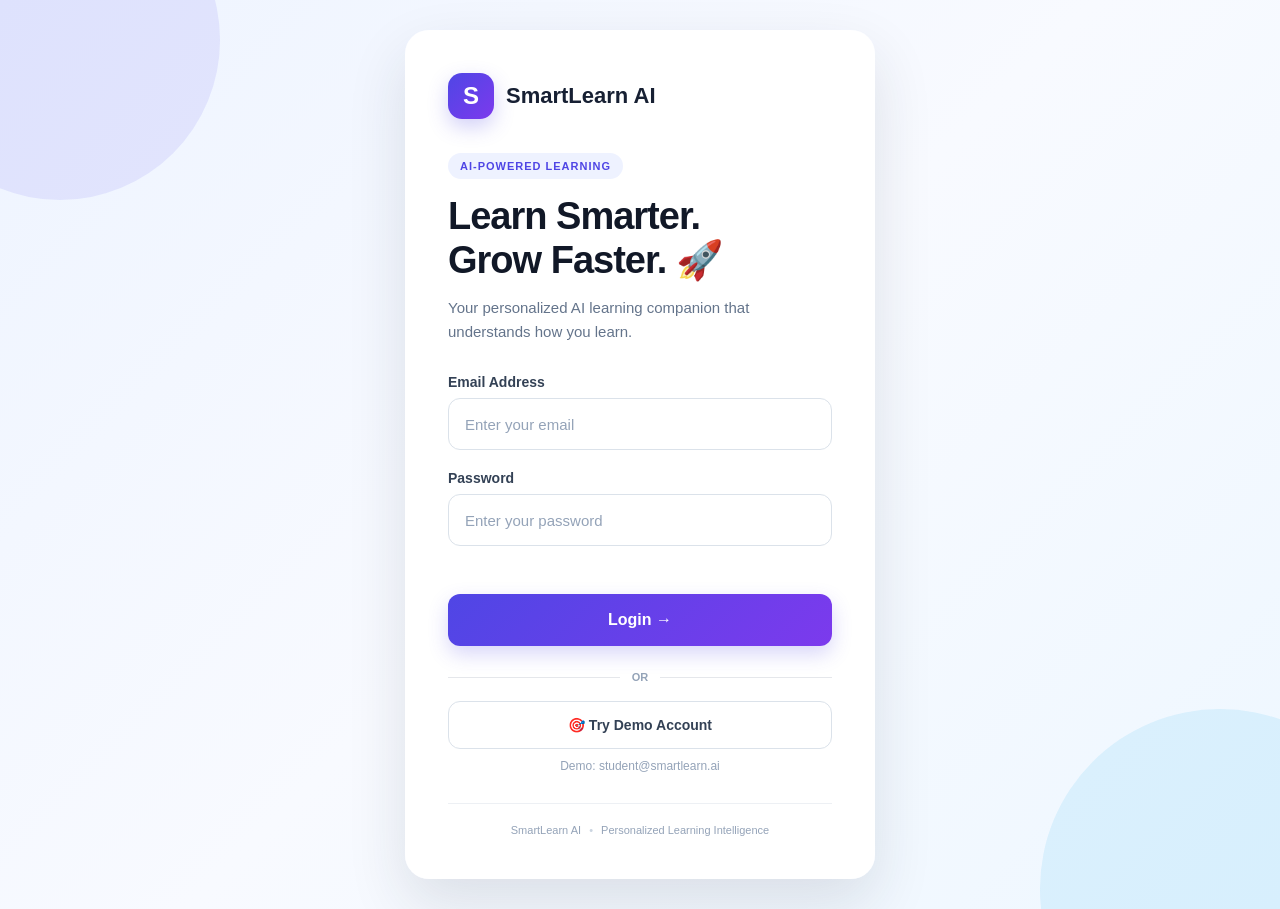
<file: index.html>
<!DOCTYPE html>
<html lang="en">

<head>
    <meta charset="UTF-8">
    <meta name="viewport" content="width=device-width, initial-scale=1.0">

    <title>SmartLearn AI - Login</title>

    <link rel="stylesheet" href="style.css">
</head>

<body>

    <div class="login-page">

        <div class="login-card">

            <!-- Logo -->
            <div class="brand">
                <div class="brand-logo">S</div>
                <div class="brand-name">SmartLearn AI</div>
            </div>


            <!-- Heading -->
            <div class="login-header">

                <span class="login-tag">
                    AI-POWERED LEARNING
                </span>

                <h1>
                    Learn Smarter.<br>
                    Grow Faster. 🚀
                </h1>

                <p>
                    Your personalized AI learning companion
                    that understands how you learn.
                </p>

            </div>


            <!-- Login Form -->
            <form id="loginForm">

                <!-- Email -->
                <div class="input-group">

                    <label for="email">
                        Email Address
                    </label>

                    <input
                        type="email"
                        id="email"
                        placeholder="Enter your email"
                        required
                    >

                </div>


                <!-- Password -->
                <div class="input-group">

                    <label for="password">
                        Password
                    </label>

                    <input
                        type="password"
                        id="password"
                        placeholder="Enter your password"
                        required
                    >

                </div>


                <!-- Error -->
                <p id="loginError" class="login-error"></p>


                <!-- Login Button -->
                <button
                    type="submit"
                    class="login-btn"
                >
                    Login →
                </button>

            </form>


            <!-- Demo Login -->
            <div class="demo-section">

                <div class="divider">
                    <span>OR</span>
                </div>

                <button
                    type="button"
                    class="demo-btn"
                    onclick="demoLogin()"
                >
                    🎯 Try Demo Account
                </button>

                <p class="demo-info">
                    Demo: student@smartlearn.ai
                </p>

            </div>


            <!-- Footer -->
            <div class="login-footer">

                <p>
                    SmartLearn AI
                    <span>•</span>
                    Personalized Learning Intelligence
                </p>

            </div>

        </div>

    </div>


    <script src="script.js"></script>

</body>

</html>
</file>
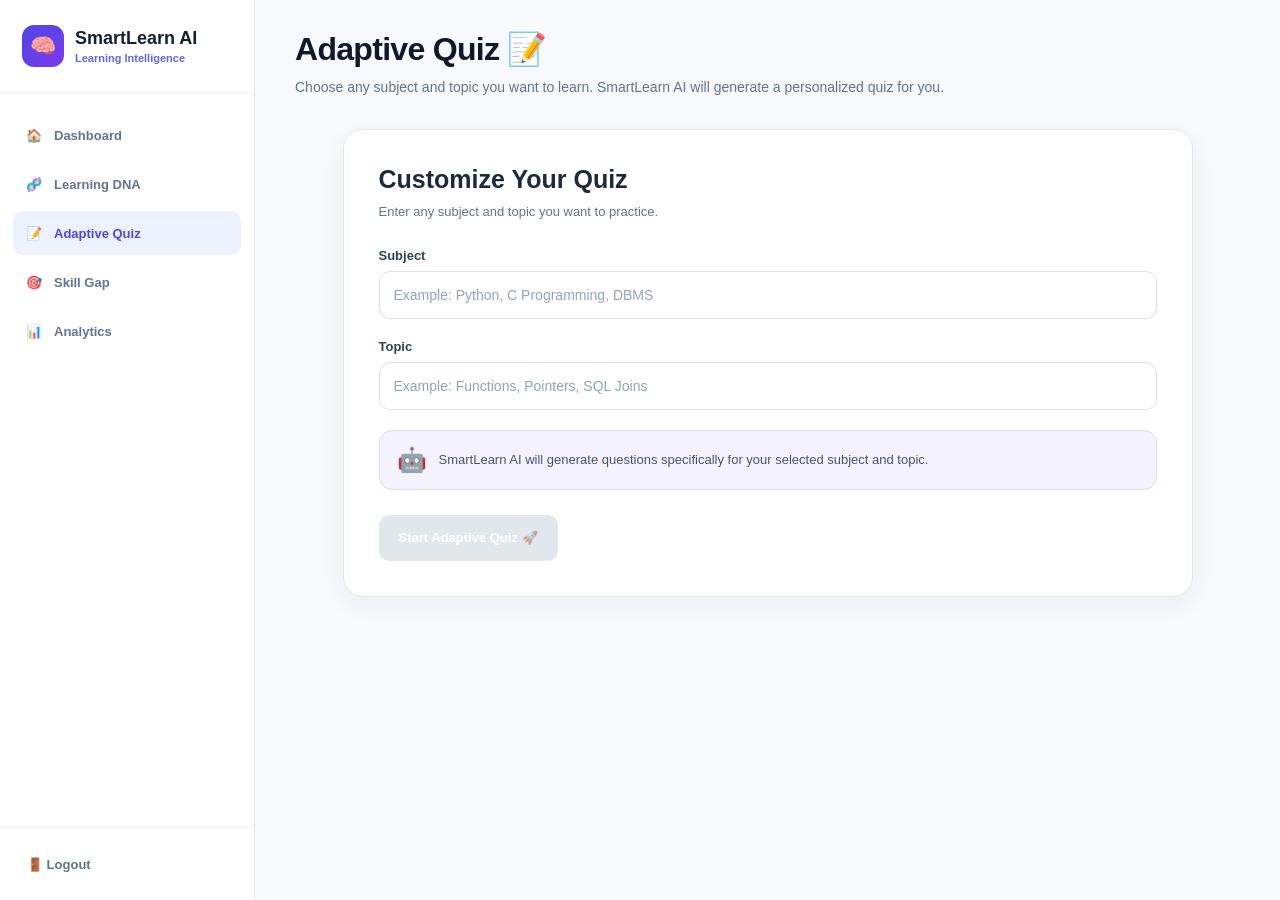
<file: adaptive-quiz.html>
<!DOCTYPE html>
<html lang="en">
<head>
    <meta charset="UTF-8">
    <meta name="viewport" content="width=device-width, initial-scale=1.0">

    <title>Adaptive Quiz | SmartLearn AI</title>

    <link rel="stylesheet" href="style.css">
</head>

<body>

<div class="dashboard-layout">

    <!-- SIDEBAR -->
    <aside class="sidebar">

        <div class="brand">
            <div class="brand-icon">🧠</div>

            <div>
                <h2>SmartLearn AI</h2>
                <span>Learning Intelligence</span>
            </div>
        </div>

        <nav class="sidebar-nav">

            <a href="dashboard.html">
                🏠 <span>Dashboard</span>
            </a>

            <a href="learning-dna.html">
                🧬 <span>Learning DNA</span>
            </a>

            <a href="adaptive-quiz.html" class="active">
                📝 <span>Adaptive Quiz</span>
            </a>

            <a href="skill-gap.html">
                🎯 <span>Skill Gap</span>
            </a>

            <a href="analytics.html">
                📊 <span>Analytics</span>
            </a>

        </nav>

        <div class="sidebar-bottom">

            <button onclick="logoutUser()" class="logout-btn">
                🚪 Logout
            </button>

        </div>

    </aside>


    <!-- MAIN CONTENT -->
    <main class="dashboard-main">

        <!-- HEADER -->
        <header class="dashboard-header">

            <div>

                <h1>Adaptive Quiz 📝</h1>

                <p>
                    Choose any subject and topic you want to learn.
                    SmartLearn AI will generate a personalized quiz for you.
                </p>

            </div>

        </header>


        <!-- QUIZ SETUP -->
        <section id="quizSetup" class="quiz-setup-card">

            <h2>Customize Your Quiz</h2>

            <p class="quiz-subtitle">
                Enter any subject and topic you want to practice.
            </p>


            <!-- SUBJECT -->
            <div class="quiz-select-group">

                <label for="quizSubject">
                    Subject
                </label>

                <input
                    type="text"
                    id="quizSubject"
                    placeholder="Example: Python, C Programming, DBMS"
                    autocomplete="off"
                >

            </div>


            <!-- TOPIC -->
            <div class="quiz-select-group">

                <label for="quizTopic">
                    Topic
                </label>

                <input
                    type="text"
                    id="quizTopic"
                    placeholder="Example: Functions, Pointers, SQL Joins"
                    autocomplete="off"
                >

            </div>


            <!-- INFO -->
            <div class="quiz-info-box">

                <span>🤖</span>

                <p>
                    SmartLearn AI will generate questions specifically
                    for your selected subject and topic.
                </p>

            </div>


            <!-- START BUTTON -->
            <button
                type="button"
                id="startQuizBtn"
                class="primary-btn"
                disabled
            >
                Start Adaptive Quiz 🚀
            </button>

        </section>


        <!-- QUIZ AREA -->
        <section
            id="quizArea"
            class="quiz-area"
            style="display: none;"
        >

            <!-- QUIZ TOP -->
            <div class="quiz-top">

                <div>

                    <span id="quizSubjectName">
                        Subject
                    </span>

                    <h2 id="quizTopicName">
                        Topic
                    </h2>

                </div>

                <div
                    class="difficulty-badge"
                    id="difficultyBadge"
                >
                    Easy
                </div>

            </div>


            <!-- PROGRESS -->
            <div class="quiz-progress-container">

                <div class="quiz-progress-info">

                    <span id="questionNumber">
                        Question 1 of 5
                    </span>

                    <span id="quizPercentage">
                        0%
                    </span>

                </div>

                <div class="progress-bar">

                    <div
                        id="quizProgress"
                        class="progress-fill"
                    ></div>

                </div>

            </div>


            <!-- QUESTION -->
            <div class="question-card">

                <h2 id="questionText">
                    Question will appear here.
                </h2>


                <div
                    id="optionsContainer"
                    class="quiz-options"
                ></div>


                <button
                    type="button"
                    id="nextQuestionBtn"
                    class="primary-btn"
                    disabled
                >
                    Next Question →
                </button>

            </div>

        </section>


        <!-- QUIZ RESULT -->
        <section
            id="quizResult"
            class="quiz-result-card"
            style="display: none;"
        >

            <div class="result-icon">
                🎉
            </div>

            <h2>
                Quiz Completed!
            </h2>

            <p id="resultMessage">
                Here is your performance summary.
            </p>


            <!-- SCORE -->
            <div class="result-score">

                <span>
                    Your Score
                </span>

                <strong id="finalScore">
                    0%
                </strong>

            </div>


            <!-- STATS -->
            <div class="result-stats">

                <div>

                    <span>
                        Correct
                    </span>

                    <strong id="finalCorrect">
                        0
                    </strong>

                </div>


                <div>

                    <span>
                        Total
                    </span>

                    <strong id="finalTotal">
                        0
                    </strong>

                </div>


                <div>

                    <span>
                        Topic
                    </span>

                    <strong id="finalTopic">
                        -
                    </strong>

                </div>

            </div>


            <!-- ACTIONS -->
            <div class="result-actions">

                <button
                    type="button"
                    class="primary-btn"
                    onclick="restartAdaptiveQuiz()"
                >
                    Try Again 🔄
                </button>


                <a
                    href="skill-gap.html"
                    class="secondary-btn"
                >
                    View Skill Gap 🎯
                </a>

            </div>

        </section>

    </main>

</div>


<!-- MAIN JAVASCRIPT -->
<script src="script.js"></script>

</body>
</html>
</file>
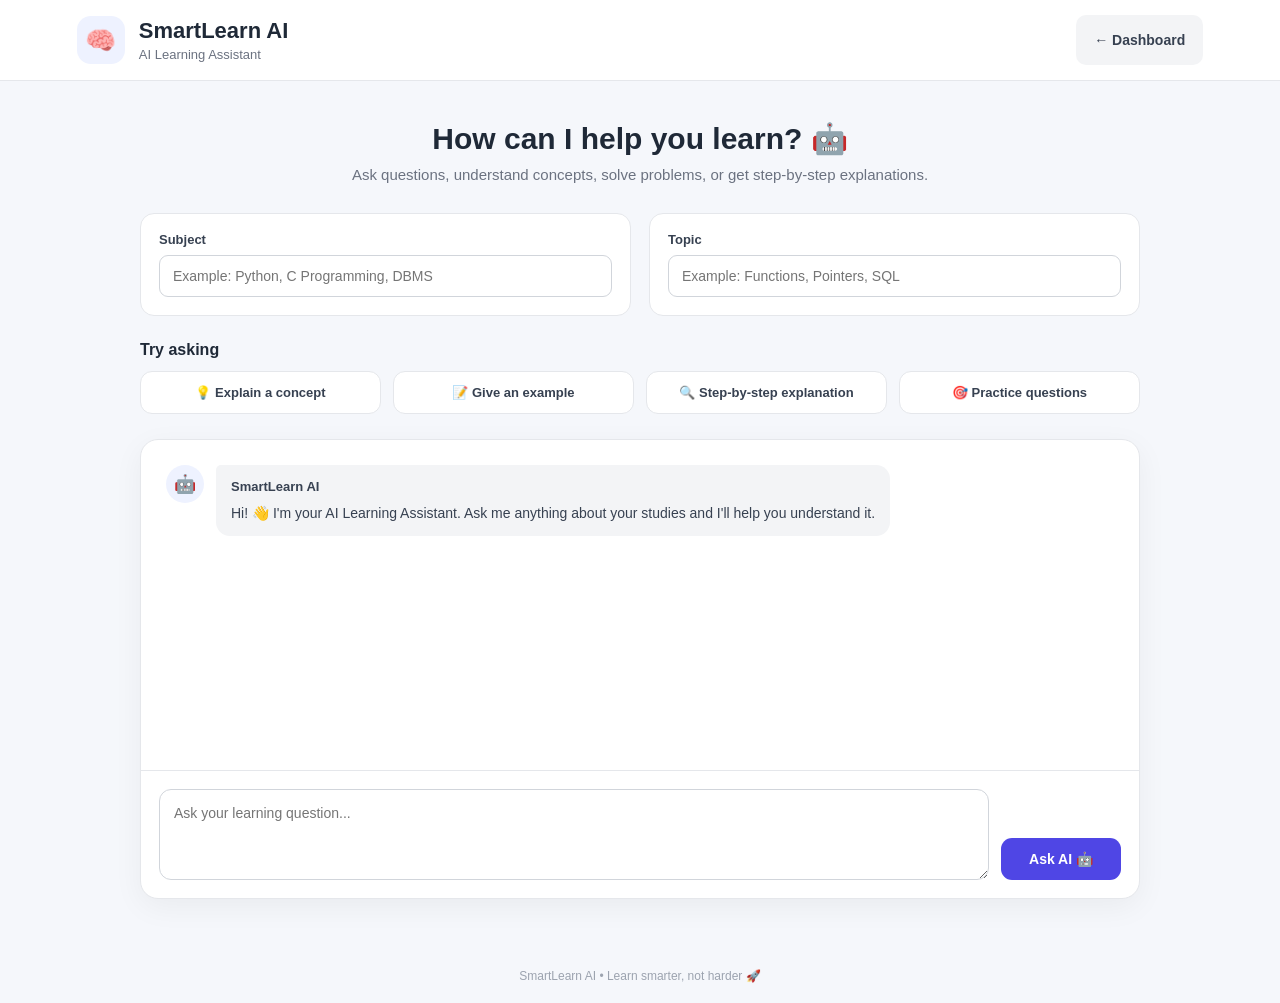
<file: ai-assistant.html>
<!DOCTYPE html>
<html lang="en">
<head>
    <meta charset="UTF-8">
    <meta name="viewport" content="width=device-width, initial-scale=1.0">

    <title>AI Assistant | SmartLearn AI</title>

    <link rel="stylesheet" href="style.css">
</head>

<body>

<div class="ai-assistant-page">

    <!-- =========================
         HEADER
    ========================== -->

    <header class="ai-header">

        <div class="ai-brand">
            <div class="ai-logo">🧠</div>

            <div>
                <h1>SmartLearn AI</h1>
                <p>AI Learning Assistant</p>
            </div>
        </div>

        <button class="back-btn" onclick="window.location.href='dashboard.html'">
            ← Dashboard
        </button>

    </header>


    <!-- =========================
         MAIN CONTENT
    ========================== -->

    <main class="ai-main">

        <section class="ai-intro">

            <h2>How can I help you learn? 🤖</h2>

            <p>
                Ask questions, understand concepts, solve problems,
                or get step-by-step explanations.
            </p>

        </section>


        <!-- =========================
             STUDENT CONTEXT
        ========================== -->

        <section class="ai-context">

            <div class="context-field">

                <label for="aiSubject">Subject</label>

                <input
                    type="text"
                    id="aiSubject"
                    placeholder="Example: Python, C Programming, DBMS"
                >

            </div>


            <div class="context-field">

                <label for="aiTopic">Topic</label>

                <input
                    type="text"
                    id="aiTopic"
                    placeholder="Example: Functions, Pointers, SQL"
                >

            </div>

        </section>


        <!-- =========================
             SUGGESTED QUESTIONS
        ========================== -->

        <section class="suggestions">

            <h3>Try asking</h3>

            <div class="suggestion-grid">

                <button onclick="useSuggestion('Explain this concept in simple words')">
                    💡 Explain a concept
                </button>

                <button onclick="useSuggestion('Give me a simple example')">
                    📝 Give an example
                </button>

                <button onclick="useSuggestion('Explain this step by step')">
                    🔍 Step-by-step explanation
                </button>

                <button onclick="useSuggestion('Give me practice questions')">
                    🎯 Practice questions
                </button>

            </div>

        </section>


        <!-- =========================
             CHAT AREA
        ========================== -->

        <section class="chat-container">

            <div id="chatMessages" class="chat-messages">

                <div class="message ai-message">

                    <div class="message-avatar">
                        🤖
                    </div>

                    <div class="message-content">

                        <strong>SmartLearn AI</strong>

                        <p>
                            Hi! 👋 I'm your AI Learning Assistant.
                            Ask me anything about your studies and
                            I'll help you understand it.
                        </p>

                    </div>

                </div>

            </div>


            <!-- =========================
                 QUESTION INPUT
            ========================== -->

            <div class="chat-input-area">

                <textarea
                    id="aiQuestion"
                    placeholder="Ask your learning question..."
                    rows="3"
                ></textarea>

                <button
                    id="askAiBtn"
                    onclick="askAI()"
                >
                    Ask AI 🤖
                </button>

            </div>

        </section>

    </main>


    <!-- =========================
         FOOTER
    ========================== -->

    <footer class="ai-footer">

        <p>
            SmartLearn AI • Learn smarter, not harder 🚀
        </p>

    </footer>

</div>


<script>

const API_URL = "http://127.0.0.1:5000/api/ai-assistant";


/* =========================================================
   SUGGESTION BUTTON
========================================================= */

function useSuggestion(text) {

    const questionInput = document.getElementById("aiQuestion");

    questionInput.value = text;

    questionInput.focus();
}


/* =========================================================
   ADD MESSAGE TO CHAT
========================================================= */

function addMessage(type, message) {

    const chatMessages =
        document.getElementById("chatMessages");

    const messageDiv =
        document.createElement("div");

    messageDiv.className =
        type === "user"
            ? "message user-message"
            : "message ai-message";


    const avatar =
        type === "user"
            ? "👤"
            : "🤖";


    messageDiv.innerHTML = `

        <div class="message-avatar">
            ${avatar}
        </div>

        <div class="message-content">

            <strong>
                ${type === "user" ? "You" : "SmartLearn AI"}
            </strong>

            <p>
                ${formatAIResponse(message)}
            </p>

        </div>

    `;


    chatMessages.appendChild(messageDiv);

    chatMessages.scrollTop =
        chatMessages.scrollHeight;
}


/* =========================================================
   FORMAT AI RESPONSE
========================================================= */

function formatAIResponse(text) {

    return text
        .replace(/&/g, "&amp;")
        .replace(/</g, "&lt;")
        .replace(/>/g, "&gt;")
        .replace(/\n/g, "<br>");
}


/* =========================================================
   ASK AI
========================================================= */

async function askAI() {

    const questionInput =
        document.getElementById("aiQuestion");

    const subjectInput =
        document.getElementById("aiSubject");

    const topicInput =
        document.getElementById("aiTopic");

    const askButton =
        document.getElementById("askAiBtn");


    const question =
        questionInput.value.trim();

    const subject =
        subjectInput.value.trim();

    const topic =
        topicInput.value.trim();


    if (!question) {

        alert("Please enter your question.");

        questionInput.focus();

        return;
    }


    /* Show student's question */

    addMessage("user", question);


    /* Clear input */

    questionInput.value = "";


    /* Disable button */

    askButton.disabled = true;

    askButton.textContent = "Thinking... 🤔";


    try {

        const response = await fetch(API_URL, {

            method: "POST",

            headers: {
                "Content-Type": "application/json"
            },

            body: JSON.stringify({

                question: question,

                educationLevel:
                    localStorage.getItem("educationLevel") || "",

                className:
                    localStorage.getItem("className") || "",

                subject: subject,

                topic: topic

            })

        });


        const data = await response.json();


        if (!response.ok || !data.success) {

            throw new Error(
                data.error ||
                "Unable to get response from AI."
            );

        }


        /* Show AI answer */

        addMessage(
            "ai",
            data.answer
        );


    } catch (error) {

        console.error(
            "AI Assistant Error:",
            error
        );


        addMessage(
            "ai",
            "Sorry 😕 I couldn't connect to the AI right now. Please make sure the SmartLearn AI backend server is running."
        );

    }


    /* Enable button again */

    askButton.disabled = false;

    askButton.textContent = "Ask AI 🤖";
}


/* =========================================================
   ENTER KEY
========================================================= */

document
    .getElementById("aiQuestion")
    .addEventListener("keydown", function(event) {

        if (
            event.key === "Enter" &&
            !event.shiftKey
        ) {

            event.preventDefault();

            askAI();

        }

    });

</script>

</body>
</html>
</file>
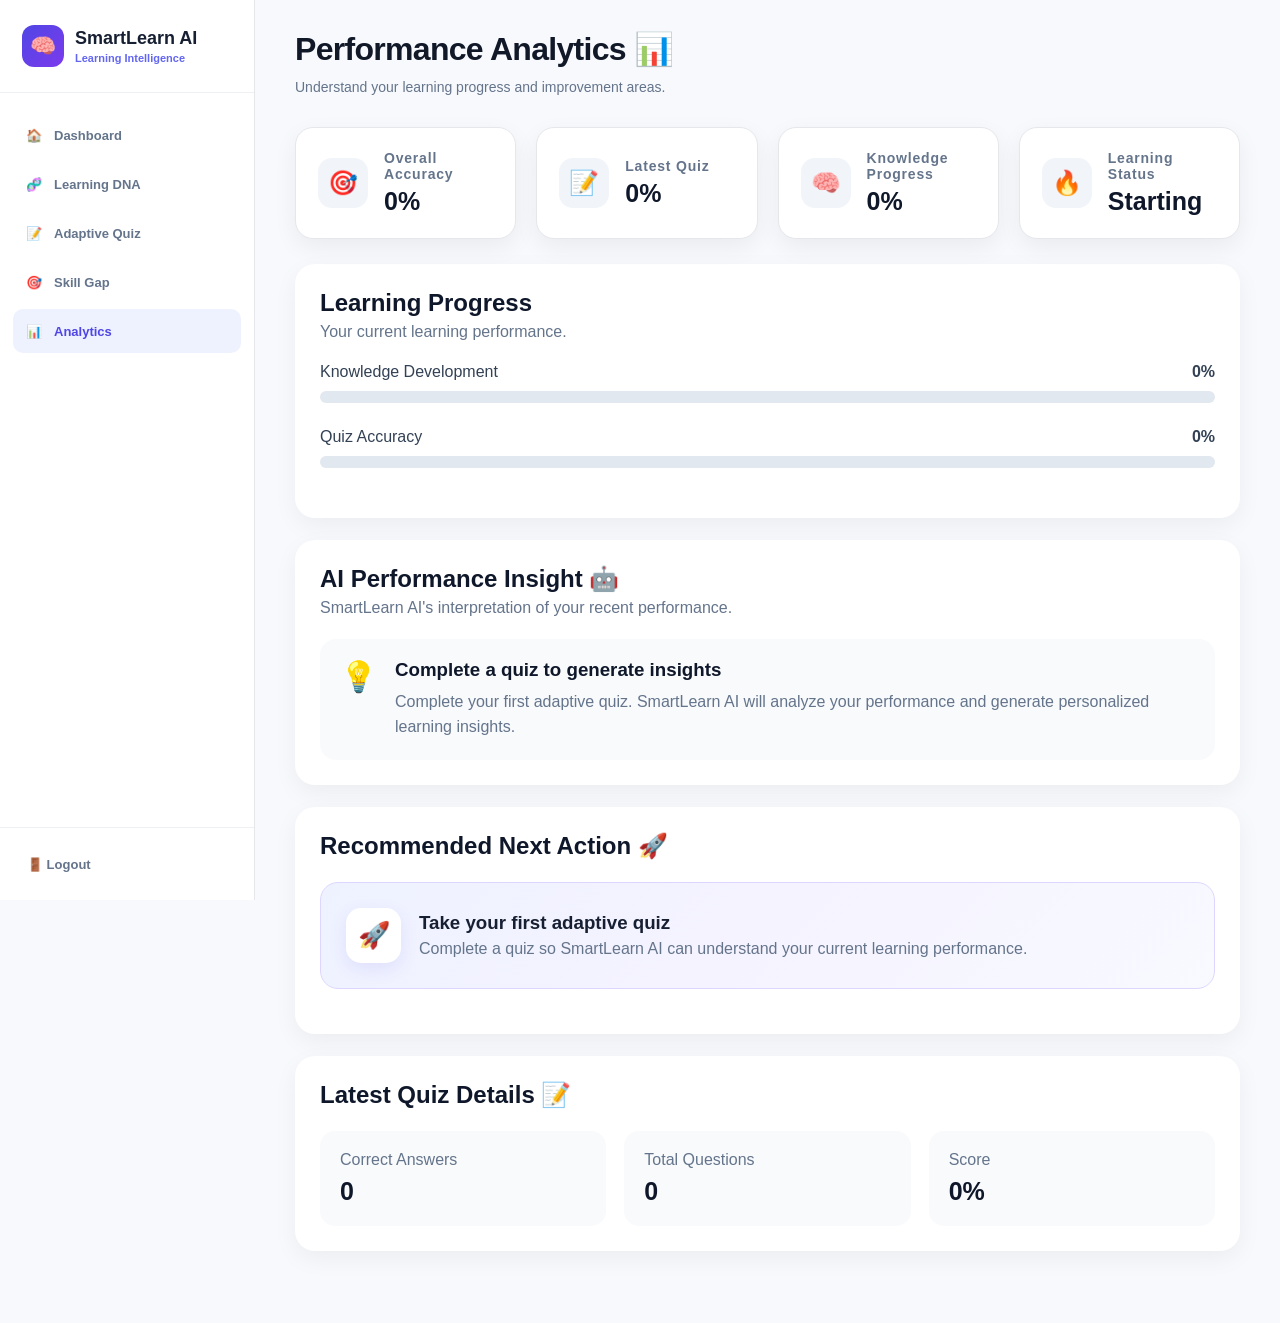
<file: analytics.html>
<!DOCTYPE html>
<html lang="en">
<head>
    <meta charset="UTF-8">
    <meta name="viewport" content="width=device-width, initial-scale=1.0">

    <title>Performance Analytics | SmartLearn AI</title>

    <link rel="stylesheet" href="style.css">
</head>

<body>

<div class="dashboard-layout">

    <!-- SIDEBAR -->
    <aside class="sidebar">

        <div class="brand">
            <div class="brand-icon">🧠</div>
            <div>
                <h2>SmartLearn AI</h2>
                <span>Learning Intelligence</span>
            </div>
        </div>

        <nav class="sidebar-nav">

            <a href="dashboard.html">
                🏠 <span>Dashboard</span>
            </a>

            <a href="learning-dna.html">
                🧬 <span>Learning DNA</span>
            </a>

            <a href="adaptive-quiz.html">
                📝 <span>Adaptive Quiz</span>
            </a>

            <a href="skill-gap.html">
                🎯 <span>Skill Gap</span>
            </a>

            <a href="analytics.html" class="active">
                📊 <span>Analytics</span>
            </a>

        </nav>

        <div class="sidebar-bottom">

            <button onclick="logoutUser()" class="logout-btn">
                🚪 Logout
            </button>

        </div>

    </aside>


    <!-- MAIN CONTENT -->
    <main class="dashboard-main">

        <!-- HEADER -->
        <header class="dashboard-header">

            <div>
                <h1>Performance Analytics 📊</h1>

                <p>
                    Understand your learning progress and improvement areas.
                </p>
            </div>

        </header>


        <!-- OVERVIEW CARDS -->
        <section class="analytics-cards">

            <div class="analytics-card">

                <div class="analytics-icon">🎯</div>

                <div>
                    <span>Overall Accuracy</span>
                    <h2 id="accuracyValue">0%</h2>
                </div>

            </div>


            <div class="analytics-card">

                <div class="analytics-icon">📝</div>

                <div>
                    <span>Latest Quiz</span>
                    <h2 id="latestQuizValue">0%</h2>
                </div>

            </div>


            <div class="analytics-card">

                <div class="analytics-icon">🧠</div>

                <div>
                    <span>Knowledge Progress</span>
                    <h2 id="knowledgeValue">0%</h2>
                </div>

            </div>


            <div class="analytics-card">

                <div class="analytics-icon">🔥</div>

                <div>
                    <span>Learning Status</span>
                    <h2 id="learningStatus">Starting</h2>
                </div>

            </div>

        </section>


        <!-- PROGRESS SECTION -->
        <section class="analytics-section">

            <div class="analytics-section-header">

                <div>
                    <h2>Learning Progress</h2>

                    <p>
                        Your current learning performance.
                    </p>
                </div>

            </div>


            <div class="progress-container">

                <div class="progress-info">
                    <span>Knowledge Development</span>
                    <strong id="knowledgePercent">0%</strong>
                </div>

                <div class="progress-bar">

                    <div
                        class="progress-fill"
                        id="knowledgeProgress">
                    </div>

                </div>

            </div>


            <div class="progress-container">

                <div class="progress-info">
                    <span>Quiz Accuracy</span>
                    <strong id="accuracyPercent">0%</strong>
                </div>

                <div class="progress-bar">

                    <div
                        class="progress-fill"
                        id="accuracyProgress">
                    </div>

                </div>

            </div>

        </section>


        <!-- PERFORMANCE INSIGHT -->
        <section class="analytics-section">

            <div class="analytics-section-header">

                <div>

                    <h2>AI Performance Insight 🤖</h2>

                    <p>
                        SmartLearn AI's interpretation of your recent performance.
                    </p>

                </div>

            </div>


            <div class="ai-insight-box">

                <div class="insight-icon">
                    💡
                </div>

                <div>

                    <h3 id="insightTitle">
                        Complete a quiz to generate insights
                    </h3>

                    <p id="insightText">
                        Your performance analytics will appear here after
                        completing an adaptive quiz.
                    </p>

                </div>

            </div>

        </section>


        <!-- NEXT ACTION -->
        <section class="analytics-section">

            <div class="analytics-section-header">

                <div>

                    <h2>Recommended Next Action 🚀</h2>

                </div>

            </div>


            <div class="next-action-card">

                <div class="next-action-icon">
                    🚀
                </div>

                <div>

                    <h3 id="nextActionTitle">
                        Take your first adaptive quiz
                    </h3>

                    <p id="nextActionText">
                        Complete a quiz so SmartLearn AI can understand
                        your current learning performance.
                    </p>

                </div>

            </div>

        </section>


        <!-- QUIZ DETAILS -->
        <section class="analytics-section">

            <div class="analytics-section-header">

                <div>

                    <h2>Latest Quiz Details 📝</h2>

                </div>

            </div>


            <div class="quiz-details-grid">

                <div>
                    <span>Correct Answers</span>
                    <strong id="correctAnswers">0</strong>
                </div>

                <div>
                    <span>Total Questions</span>
                    <strong id="totalQuestions">0</strong>
                </div>

                <div>
                    <span>Score</span>
                    <strong id="quizScore">0%</strong>
                </div>

            </div>

        </section>

    </main>

</div>


<script src="script.js"></script>

<script>

    document.addEventListener("DOMContentLoaded", function () {

        loadPerformanceAnalytics();

    });

</script>

</body>
</html>
</file>
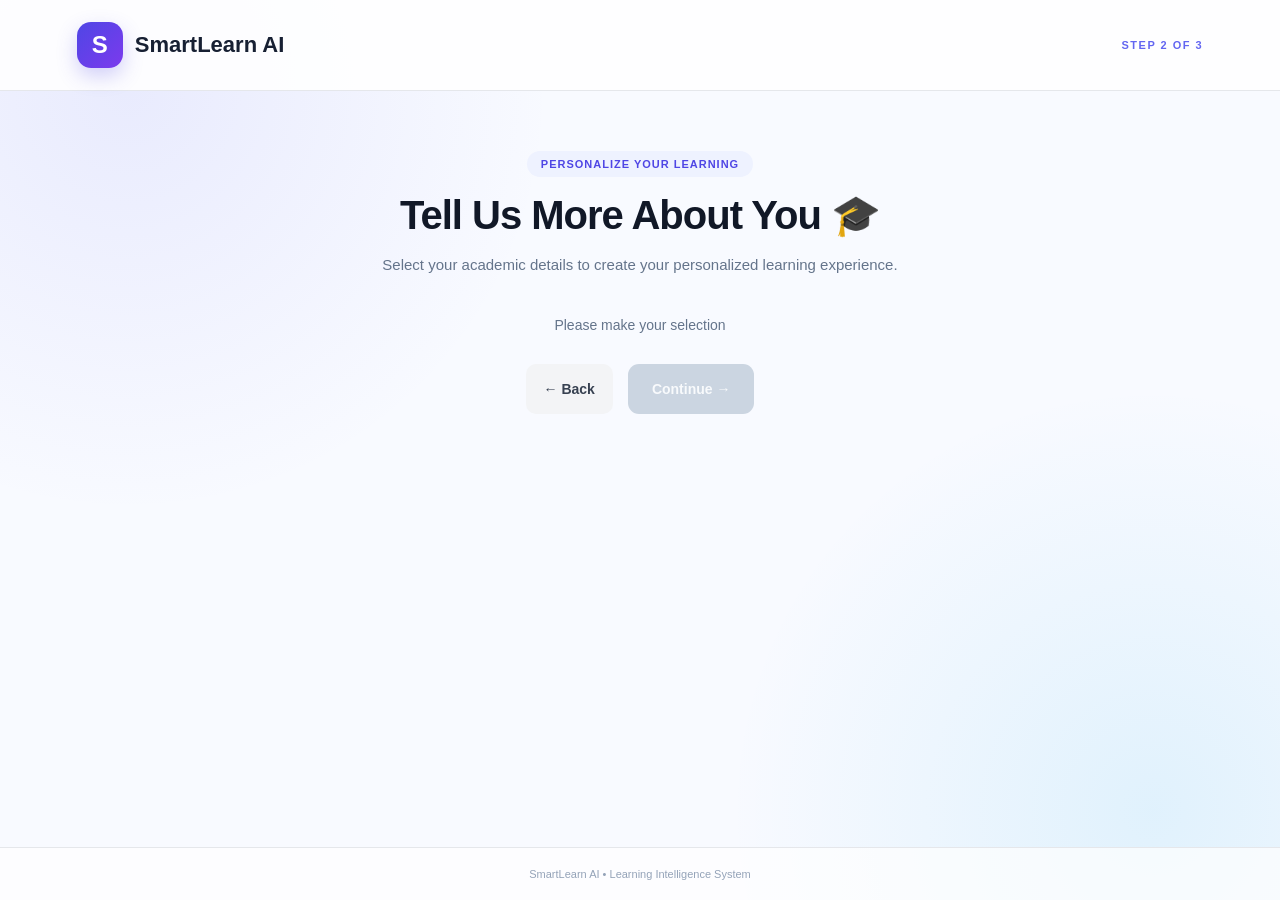
<file: class-selection.html>
<!DOCTYPE html>
<html lang="en">

<head>
    <meta charset="UTF-8">
    <meta name="viewport" content="width=device-width, initial-scale=1.0">

    <title>SmartLearn AI - Academic Selection</title>

    <link rel="stylesheet" href="style.css">
</head>

<body>

    <div class="selection-page">

        <!-- Header -->
        <header class="selection-header">

            <div class="brand">
                <div class="brand-logo">S</div>
                <div class="brand-name">SmartLearn AI</div>
            </div>

            <div class="selection-step">
                STEP 2 OF 3
            </div>

        </header>


        <!-- Main -->
        <main class="selection-container">

            <div class="selection-intro">

                <span class="selection-tag">
                    PERSONALIZE YOUR LEARNING
                </span>

                <h1 id="selectionTitle">
                    Tell Us More About You 🎓
                </h1>

                <p id="selectionDescription">
                    Select your academic details to create
                    your personalized learning experience.
                </p>

            </div>


            <!-- Dynamic Content -->
            <section id="selectionContent">

                <!-- JavaScript will create the options here -->

            </section>


            <!-- Message -->
            <p
                id="selectionMessage"
                class="selection-message"
            >
                Please make your selection
            </p>


            <!-- Buttons -->
            <div class="selection-actions">

                <button
                    type="button"
                    class="back-btn"
                    onclick="window.location.href='education-selection.html'"
                >
                    ← Back
                </button>

                <button
                    type="button"
                    id="continueSelectionBtn"
                    class="continue-btn"
                    disabled
                >
                    Continue →
                </button>

            </div>

        </main>


        <!-- Footer -->
        <footer class="selection-footer">

            <p>
                SmartLearn AI • Learning Intelligence System
            </p>

        </footer>

    </div>


    <script src="script.js"></script>

</body>

</html>
</file>
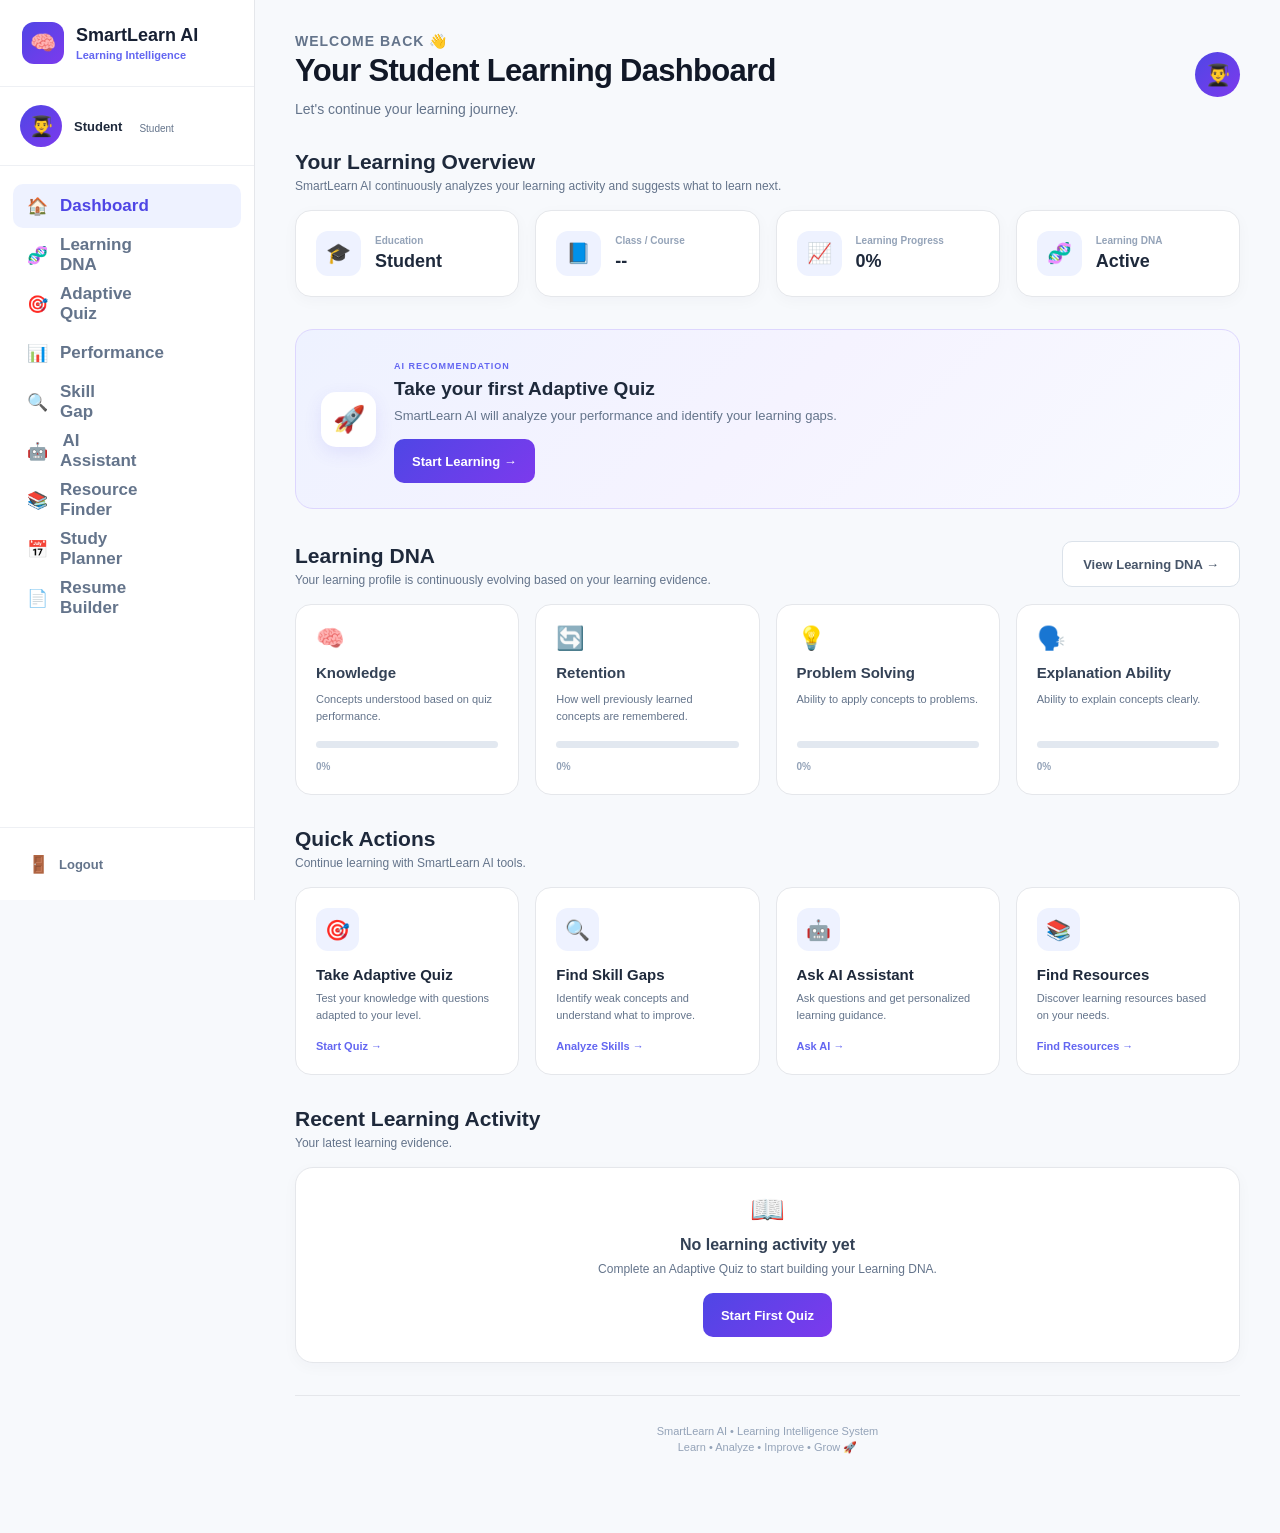
<file: dashboard.html>
<!DOCTYPE html>
<html lang="en">
<head>
    <meta charset="UTF-8">
    <meta name="viewport" content="width=device-width, initial-scale=1.0">

    <title>SmartLearn AI - Dashboard</title>

    <link rel="stylesheet" href="style.css">
</head>

<body>

<div class="dashboard-page">

    <!-- ================= SIDEBAR ================= -->
    <aside class="dashboard-sidebar">

        <!-- Logo -->
        <div class="sidebar-logo">
            <div class="logo-icon">🧠</div>

            <div>
                <h2>SmartLearn AI</h2>
                <p>Learning Intelligence</p>
            </div>
        </div>


        <!-- Student Profile -->
        <div class="sidebar-profile">

            <div class="profile-avatar">
                👨‍🎓
            </div>

            <div class="profile-info">
                <h3 id="sidebarStudentName">Student</h3>
                <p id="sidebarEducation">Student</p>
            </div>

        </div>


        <!-- Navigation -->
        <nav class="dashboard-nav">

            <button
                class="nav-item active"
                onclick="window.location.href='dashboard.html'">

                <span>🏠</span>
                <span>Dashboard</span>

            </button>


            <button
                class="nav-item"
                onclick="window.location.href='learning-dna.html'">

                <span>🧬</span>
                <span>Learning DNA</span>

            </button>


            <button
                class="nav-item"
                onclick="window.location.href='adaptive-quiz.html'">

                <span>🎯</span>
                <span>Adaptive Quiz</span>

            </button>


            <button
                class="nav-item"
                onclick="window.location.href='analytics.html'">

                <span>📊</span>
                <span>Performance</span>

            </button>


            <button
                class="nav-item"
                onclick="window.location.href='skill-gap.html'">

                <span>🔍</span>
                <span>Skill Gap</span>

            </button>


            <button
                class="nav-item"
                onclick="window.location.href='ai-assistant.html'">

                <span>🤖</span>
                <span>AI Assistant</span>

            </button>


            <button
                class="nav-item"
                onclick="window.location.href='resource-finder.html'">

                <span>📚</span>
                <span>Resource Finder</span>

            </button>


            <button
                class="nav-item"
                onclick="window.location.href='study-planner.html'">

                <span>📅</span>
                <span>Study Planner</span>

            </button>


            <button
                class="nav-item"
                onclick="window.location.href='resume-builder.html'">

                <span>📄</span>
                <span>Resume Builder</span>

            </button>

        </nav>


        <!-- Logout -->
        <div class="sidebar-bottom">

            <button
                class="logout-btn"
                onclick="logoutUser()">

                <span>🚪</span>
                Logout

            </button>

        </div>

    </aside>



    <!-- ================= MAIN CONTENT ================= -->
    <main class="dashboard-main">

        <!-- Header -->
        <header class="dashboard-header">

            <div>

                <p class="dashboard-welcome">
                    Welcome back 👋
                </p>

                <h1 id="dashboardTitle">
                    Your Learning Dashboard
                </h1>

                <p id="dashboardSubtitle">
                    Let's continue your learning journey.
                </p>

            </div>


            <div class="header-profile">

                <div class="header-avatar">
                    👨‍🎓
                </div>

            </div>

        </header>



        <!-- ================= STUDENT INFO ================= -->
        <section class="dashboard-section">

            <div class="section-title">

                <div>
                    <h2>Your Learning Overview</h2>

                    <p>
                        SmartLearn AI continuously analyzes your learning activity
                        and suggests what to learn next.
                    </p>
                </div>

            </div>


            <div class="overview-grid">

                <!-- Education -->
                <div class="overview-card">

                    <div class="overview-icon">
                        🎓
                    </div>

                    <div>
                        <p>Education</p>

                        <h3 id="overviewEducation">
                            --
                        </h3>
                    </div>

                </div>


                <!-- Class / Course -->
                <div class="overview-card">

                    <div class="overview-icon">
                        📘
                    </div>

                    <div>
                        <p>Class / Course</p>

                        <h3 id="overviewClass">
                            --
                        </h3>
                    </div>

                </div>


                <!-- Progress -->
                <div class="overview-card">

                    <div class="overview-icon">
                        📈
                    </div>

                    <div>
                        <p>Learning Progress</p>

                        <h3 id="overviewProgress">
                            0%
                        </h3>
                    </div>

                </div>


                <!-- Learning DNA -->
                <div class="overview-card">

                    <div class="overview-icon">
                        🧬
                    </div>

                    <div>
                        <p>Learning DNA</p>

                        <h3>
                            Active
                        </h3>
                    </div>

                </div>

            </div>

        </section>



        <!-- ================= NEXT BEST ACTION ================= -->
        <section class="next-action-section">

            <div class="next-action-card">

                <div class="next-action-icon">
                    🚀
                </div>


                <div class="next-action-content">

                    <span class="action-label">
                        AI RECOMMENDATION
                    </span>

                    <h2 id="nextBestAction">
                        Take your first Adaptive Quiz
                    </h2>

                    <p id="nextActionDescription">
                        SmartLearn AI will analyze your performance
                        and identify your learning gaps.
                    </p>


                    <button
                        class="primary-btn"
                        onclick="window.location.href='adaptive-quiz.html'">

                        Start Learning →

                    </button>

                </div>

            </div>

        </section>



        <!-- ================= LEARNING DNA ================= -->
        <section class="dashboard-section">

            <div class="section-title">

                <div>

                    <h2>Learning DNA</h2>

                    <p>
                        Your learning profile is continuously evolving
                        based on your learning evidence.
                    </p>

                </div>


                <button
                    class="secondary-btn"
                    onclick="window.location.href='learning-dna.html'">

                    View Learning DNA →

                </button>

            </div>


            <div class="dna-grid">

                <!-- Knowledge -->
                <div class="dna-card">

                    <div class="dna-icon">
                        🧠
                    </div>

                    <h3>Knowledge</h3>

                    <p>
                        Concepts understood based on quiz performance.
                    </p>

                    <div class="progress-bar">

                        <div
                            class="progress-fill"
                            id="knowledgeProgress"
                            style="width: 0%;">
                        </div>

                    </div>

                    <span id="knowledgeValue">
                        0%
                    </span>

                </div>



                <!-- Retention -->
                <div class="dna-card">

                    <div class="dna-icon">
                        🔄
                    </div>

                    <h3>Retention</h3>

                    <p>
                        How well previously learned concepts are remembered.
                    </p>

                    <div class="progress-bar">

                        <div
                            class="progress-fill"
                            id="retentionProgress"
                            style="width: 0%;">
                        </div>

                    </div>

                    <span id="retentionValue">
                        0%
                    </span>

                </div>



                <!-- Problem Solving -->
                <div class="dna-card">

                    <div class="dna-icon">
                        💡
                    </div>

                    <h3>Problem Solving</h3>

                    <p>
                        Ability to apply concepts to problems.
                    </p>

                    <div class="progress-bar">

                        <div
                            class="progress-fill"
                            id="problemSolvingProgress"
                            style="width: 0%;">
                        </div>

                    </div>

                    <span id="problemSolvingValue">
                        0%
                    </span>

                </div>



                <!-- Explanation -->
                <div class="dna-card">

                    <div class="dna-icon">
                        🗣️
                    </div>

                    <h3>Explanation Ability</h3>

                    <p>
                        Ability to explain concepts clearly.
                    </p>

                    <div class="progress-bar">

                        <div
                            class="progress-fill"
                            id="explanationProgress"
                            style="width: 0%;">
                        </div>

                    </div>

                    <span id="explanationValue">
                        0%
                    </span>

                </div>

            </div>

        </section>



        <!-- ================= QUICK ACTIONS ================= -->
        <section class="dashboard-section">

            <div class="section-title">

                <div>

                    <h2>Quick Actions</h2>

                    <p>
                        Continue learning with SmartLearn AI tools.
                    </p>

                </div>

            </div>


            <div class="quick-actions-grid">

                <!-- Adaptive Quiz -->
                <div
                    class="quick-action-card"
                    onclick="window.location.href='adaptive-quiz.html'">

                    <div class="quick-action-icon">
                        🎯
                    </div>

                    <h3>
                        Take Adaptive Quiz
                    </h3>

                    <p>
                        Test your knowledge with questions
                        adapted to your level.
                    </p>

                    <span>
                        Start Quiz →
                    </span>

                </div>



                <!-- Skill Gap -->
                <div
                    class="quick-action-card"
                    onclick="window.location.href='skill-gap.html'">

                    <div class="quick-action-icon">
                        🔍
                    </div>

                    <h3>
                        Find Skill Gaps
                    </h3>

                    <p>
                        Identify weak concepts and
                        understand what to improve.
                    </p>

                    <span>
                        Analyze Skills →
                    </span>

                </div>



                <!-- AI Assistant -->
                <div
                    class="quick-action-card"
                    onclick="window.location.href='ai-assistant.html'">

                    <div class="quick-action-icon">
                        🤖
                    </div>

                    <h3>
                        Ask AI Assistant
                    </h3>

                    <p>
                        Ask questions and get personalized
                        learning guidance.
                    </p>

                    <span>
                        Ask AI →
                    </span>

                </div>



                <!-- Resource Finder -->
                <div
                    class="quick-action-card"
                    onclick="window.location.href='resource-finder.html'">

                    <div class="quick-action-icon">
                        📚
                    </div>

                    <h3>
                        Find Resources
                    </h3>

                    <p>
                        Discover learning resources based
                        on your needs.
                    </p>

                    <span>
                        Find Resources →
                    </span>

                </div>

            </div>

        </section>



        <!-- ================= RECENT LEARNING ================= -->
        <section class="dashboard-section">

            <div class="section-title">

                <div>

                    <h2>Recent Learning Activity</h2>

                    <p>
                        Your latest learning evidence.
                    </p>

                </div>

            </div>


            <div
                class="activity-container"
                id="recentActivity">

                <div class="empty-state">

                    <div class="empty-icon">
                        📖
                    </div>

                    <h3>
                        No learning activity yet
                    </h3>

                    <p>
                        Complete an Adaptive Quiz to start
                        building your Learning DNA.
                    </p>

                    <button
                        class="primary-btn"
                        onclick="window.location.href='adaptive-quiz.html'">

                        Start First Quiz

                    </button>

                </div>

            </div>

        </section>



        <!-- ================= FOOTER ================= -->
        <footer class="dashboard-footer">

            <p>
                SmartLearn AI • Learning Intelligence System
            </p>

            <p>
                Learn • Analyze • Improve • Grow 🚀
            </p>

        </footer>

    </main>

</div>



<!-- ================= JAVASCRIPT ================= -->

<script src="script.js"></script>


<script>

document.addEventListener("DOMContentLoaded", function () {

    /*
     * Load student information
     */

    try {

        const educationLevel =
            localStorage.getItem("educationLevel");

        const academicData =
            JSON.parse(
                localStorage.getItem("academicData") || "{}"
            );


        const educationNames = {

            school: "School",

            "junior-college": "Junior College",

            ug: "Undergraduate",

            pg: "Postgraduate"

        };


        const educationName =
            educationNames[educationLevel] || "Student";


        /*
         * Sidebar
         */

        const sidebarEducation =
            document.getElementById("sidebarEducation");

        if (sidebarEducation) {

            sidebarEducation.textContent =
                educationName;

        }


        /*
         * Education Overview
         */

        const overviewEducation =
            document.getElementById("overviewEducation");

        if (overviewEducation) {

            overviewEducation.textContent =
                educationName;

        }


        /*
         * Determine Class / Course
         */

        let classOrCourse = "--";


        if (educationLevel === "school") {

            classOrCourse =
                academicData.class || "--";

        }

        else if (educationLevel === "junior-college") {

            classOrCourse =
                academicData.stream || "--";

        }

        else if (
            educationLevel === "ug" ||
            educationLevel === "pg"
        ) {

            classOrCourse =
                academicData.course || "--";

        }


        const overviewClass =
            document.getElementById("overviewClass");

        if (overviewClass) {

            overviewClass.textContent =
                classOrCourse;

        }


        /*
         * Dashboard title
         */

        const dashboardTitle =
            document.getElementById("dashboardTitle");

        if (dashboardTitle) {

            dashboardTitle.textContent =
                `Your ${educationName} Learning Dashboard`;

        }


        /*
         * Learning progress
         */

        const savedProgress =
            Number(
                localStorage.getItem("learningProgress") || 0
            );


        const overviewProgress =
            document.getElementById("overviewProgress");

        if (overviewProgress) {

            overviewProgress.textContent =
                savedProgress + "%";

        }


        /*
         * Learning DNA initial values
         *
         * If quiz data exists, use quiz performance.
         */

        const lastScore =
            Number(
                localStorage.getItem("lastQuizScore") || 0
            );


        const lastCorrect =
            Number(
                localStorage.getItem("lastQuizCorrect") || 0
            );


        const lastTotal =
            Number(
                localStorage.getItem("lastQuizTotal") || 0
            );


        let knowledge = 0;

        if (lastTotal > 0) {

            knowledge =
                Math.round(
                    (lastCorrect / lastTotal) * 100
                );

        }


        /*
         * Update Learning DNA cards
         */

        const knowledgeProgress =
            document.getElementById(
                "knowledgeProgress"
            );

        const knowledgeValue =
            document.getElementById(
                "knowledgeValue"
            );


        if (knowledgeProgress) {

            knowledgeProgress.style.width =
                knowledge + "%";

        }


        if (knowledgeValue) {

            knowledgeValue.textContent =
                knowledge + "%";

        }


        /*
         * Retention
         */

        const retention =
            Math.min(
                100,
                Math.round(knowledge * 0.9)
            );


        const retentionProgress =
            document.getElementById(
                "retentionProgress"
            );

        const retentionValue =
            document.getElementById(
                "retentionValue"
            );


        if (retentionProgress) {

            retentionProgress.style.width =
                retention + "%";

        }


        if (retentionValue) {

            retentionValue.textContent =
                retention + "%";

        }


        /*
         * Problem Solving
         */

        const problemSolving =
            Math.min(
                100,
                Math.round(knowledge * 0.85)
            );


        const problemSolvingProgress =
            document.getElementById(
                "problemSolvingProgress"
            );

        const problemSolvingValue =
            document.getElementById(
                "problemSolvingValue"
            );


        if (problemSolvingProgress) {

            problemSolvingProgress.style.width =
                problemSolving + "%";

        }


        if (problemSolvingValue) {

            problemSolvingValue.textContent =
                problemSolving + "%";

        }


        /*
         * Explanation Ability
         */

        const explanation =
            Math.min(
                100,
                Math.round(knowledge * 0.75)
            );


        const explanationProgress =
            document.getElementById(
                "explanationProgress"
            );

        const explanationValue =
            document.getElementById(
                "explanationValue"
            );


        if (explanationProgress) {

            explanationProgress.style.width =
                explanation + "%";

        }


        if (explanationValue) {

            explanationValue.textContent =
                explanation + "%";

        }


        /*
         * Last quiz activity
         */

        const activityContainer =
            document.getElementById(
                "recentActivity"
            );


        const lastSubject =
            localStorage.getItem(
                "lastQuizSubject"
            );


        const lastTopic =
            localStorage.getItem(
                "lastQuizTopic"
            );


        const lastDifficulty =
            localStorage.getItem(
                "lastQuizDifficulty"
            );


        if (
            activityContainer &&
            lastSubject
        ) {

            activityContainer.innerHTML = `

                <div class="activity-card">

                    <div class="activity-icon">
                        🎯
                    </div>

                    <div class="activity-content">

                        <h3>
                            Adaptive Quiz Completed
                        </h3>

                        <p>
                            ${lastSubject}
                            ${lastTopic ? " • " + lastTopic : ""}
                        </p>

                        <span>
                            Difficulty:
                            ${lastDifficulty || "Adaptive"}
                        </span>

                    </div>


                    <div class="activity-score">

                        <strong>
                            ${lastScore}%
                        </strong>

                        <span>
                            ${lastCorrect}/${lastTotal}
                        </span>

                    </div>

                </div>

            `;

        }


        /*
         * Next Best Action
         */

        const nextBestAction =
            document.getElementById(
                "nextBestAction"
            );

        const nextActionDescription =
            document.getElementById(
                "nextActionDescription"
            );


        if (
            lastSubject &&
            lastTopic &&
            lastTotal > 0
        ) {

            if (knowledge < 60) {

                if (nextBestAction) {

                    nextBestAction.textContent =
                        `Revise ${lastTopic}`;

                }


                if (nextActionDescription) {

                    nextActionDescription.textContent =
                        `Your recent quiz score was ${lastScore}%. Revising this topic can strengthen your understanding.`;

                }

            }

            else {

                if (nextBestAction) {

                    nextBestAction.textContent =
                        `Practice more ${lastTopic}`;

                }


                if (nextActionDescription) {

                    nextActionDescription.textContent =
                        `You have a good foundation. Continue practicing to strengthen your skills.`;

                }

            }

        }

    }

    catch (error) {

        console.error(
            "Dashboard loading error:",
            error
        );

    }

});

</script>

</body>
</html>
</file>
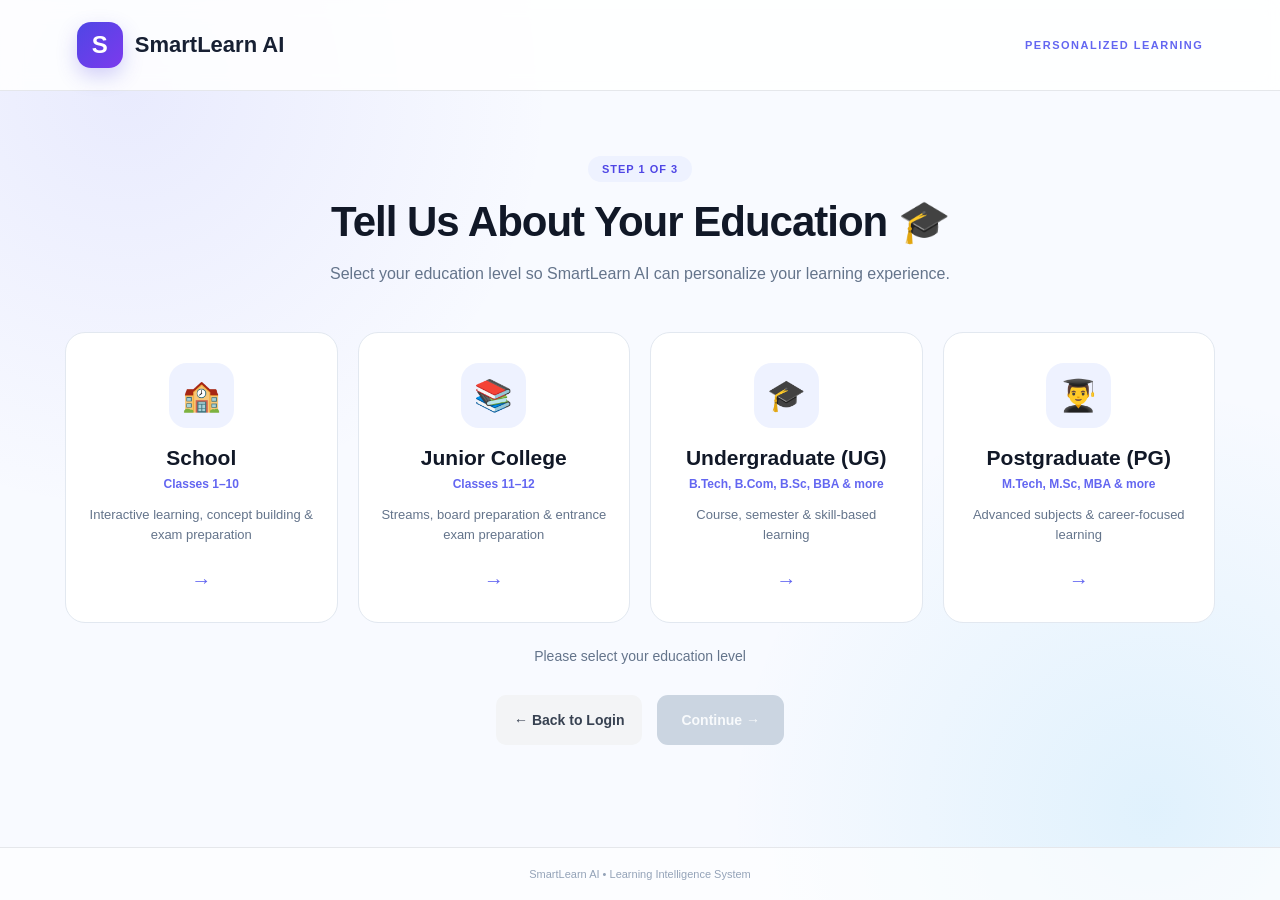
<file: education-selection.html>
<!DOCTYPE html>
<html lang="en">

<head>
    <meta charset="UTF-8">
    <meta name="viewport" content="width=device-width, initial-scale=1.0">

    <title>SmartLearn AI - Education</title>

    <link rel="stylesheet" href="style.css">
</head>

<body>

    <div class="education-page">

        <!-- Header -->
        <header class="education-header">

            <div class="brand">
                <div class="brand-logo">S</div>
                <div class="brand-name">SmartLearn AI</div>
            </div>

            <div class="header-label">
                PERSONALIZED LEARNING
            </div>

        </header>


        <!-- Main Content -->
        <main class="education-container">

            <div class="education-intro">

                <span class="education-tag">
                    STEP 1 OF 3
                </span>

                <h1>
                    Tell Us About Your Education 🎓
                </h1>

                <p>
                    Select your education level so SmartLearn AI can
                    personalize your learning experience.
                </p>

            </div>


            <!-- Education Cards -->
            <div class="education-grid">

                <!-- School -->
                <button
                    type="button"
                    class="education-card"
                    data-education="school"
                >

                    <div class="education-icon">
                        🏫
                    </div>

                    <h2>
                        School
                    </h2>

                    <span class="education-range">
                        Classes 1–10
                    </span>

                    <p>
                        Interactive learning,
                        concept building & exam preparation
                    </p>

                    <span class="card-arrow">
                        →
                    </span>

                </button>


                <!-- Junior College -->
                <button
                    type="button"
                    class="education-card"
                    data-education="junior-college"
                >

                    <div class="education-icon">
                        📚
                    </div>

                    <h2>
                        Junior College
                    </h2>

                    <span class="education-range">
                        Classes 11–12
                    </span>

                    <p>
                        Streams, board preparation
                        & entrance exam preparation
                    </p>

                    <span class="card-arrow">
                        →
                    </span>

                </button>


                <!-- Undergraduate -->
                <button
                    type="button"
                    class="education-card"
                    data-education="ug"
                >

                    <div class="education-icon">
                        🎓
                    </div>

                    <h2>
                        Undergraduate (UG)
                    </h2>

                    <span class="education-range">
                        B.Tech, B.Com, B.Sc, BBA & more
                    </span>

                    <p>
                        Course, semester & skill-based
                        learning
                    </p>

                    <span class="card-arrow">
                        →
                    </span>

                </button>


                <!-- Postgraduate -->
                <button
                    type="button"
                    class="education-card"
                    data-education="pg"
                >

                    <div class="education-icon">
                        👨‍🎓
                    </div>

                    <h2>
                        Postgraduate (PG)
                    </h2>

                    <span class="education-range">
                        M.Tech, M.Sc, MBA & more
                    </span>

                    <p>
                        Advanced subjects &
                        career-focused learning
                    </p>

                    <span class="card-arrow">
                        →
                    </span>

                </button>

            </div>


            <!-- Selection Message -->
            <p
                id="educationMessage"
                class="education-message"
            >
                Please select your education level
            </p>


            <!-- Actions -->
            <div class="education-actions">

                <button
                    type="button"
                    class="back-btn"
                    onclick="window.location.href='index.html'"
                >
                    ← Back to Login
                </button>

                <button
                    type="button"
                    id="continueEducationBtn"
                    class="continue-btn"
                    disabled
                >
                    Continue →
                </button>

            </div>

        </main>


        <!-- Footer -->
        <footer class="education-footer">

            <p>
                SmartLearn AI • Learning Intelligence System
            </p>

        </footer>

    </div>


    <script src="script.js"></script>

</body>

</html>
</file>
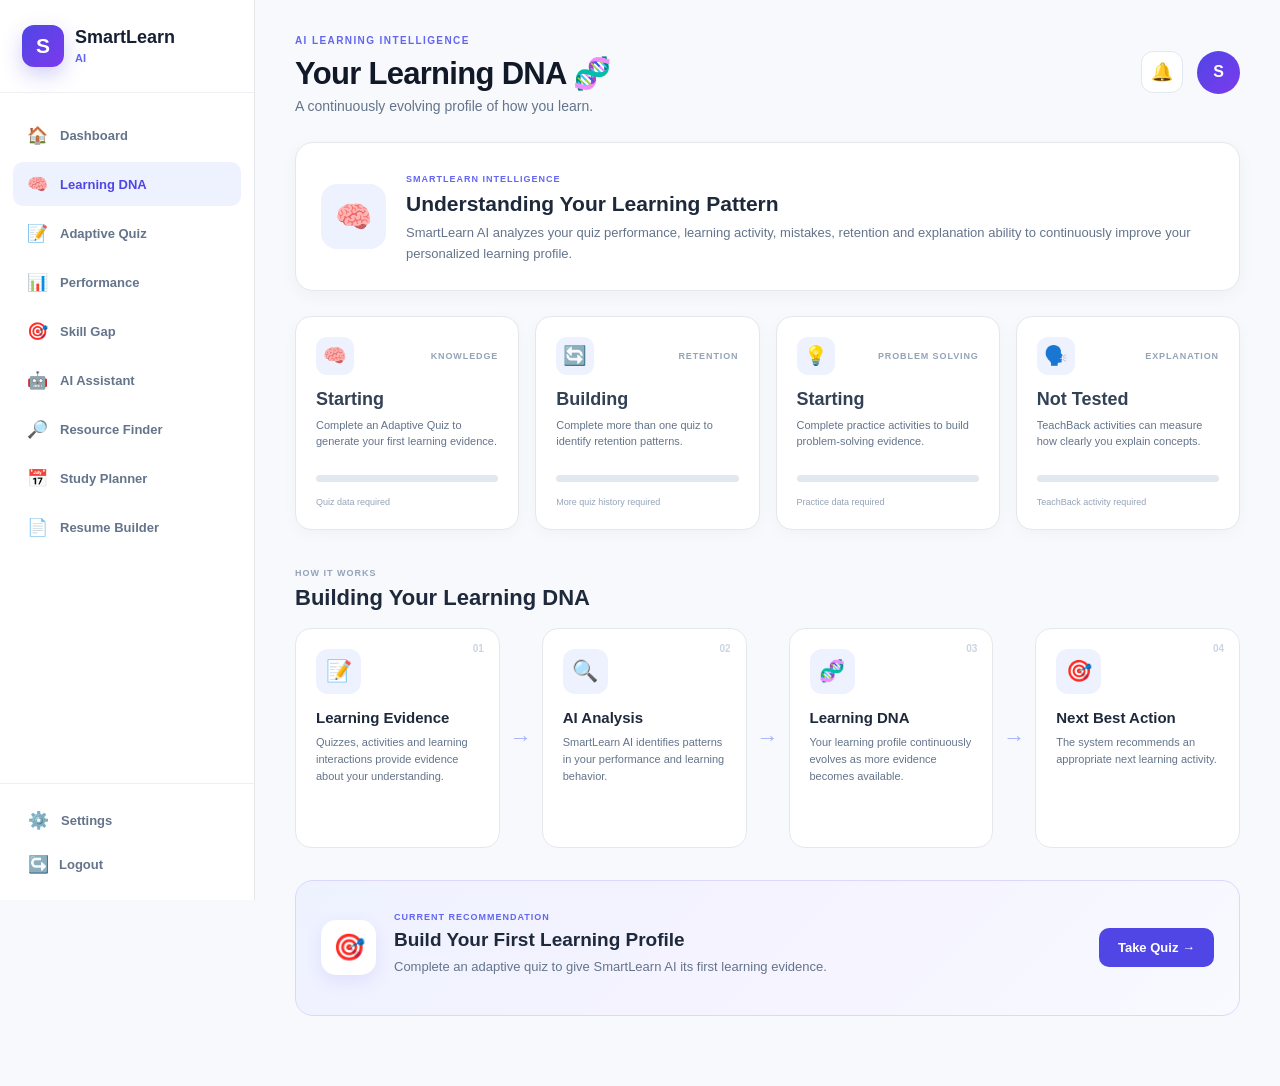
<file: learning-dna.html>
<!DOCTYPE html>
<html lang="en">

<head>
    <meta charset="UTF-8">
    <meta name="viewport" content="width=device-width, initial-scale=1.0">

    <title>SmartLearn AI - Learning DNA</title>

    <link rel="stylesheet" href="style.css">

    <style>
        /* =========================================
           LEARNING DNA PAGE
           ========================================= */

        * {
            box-sizing: border-box;
        }

        html,
        body {
            margin: 0;
            padding: 0;
            min-height: 100%;
            font-family: Arial, Helvetica, sans-serif;
        }

        body {
            background: #f7f9fc;
            color: #172033;
        }

        /* =========================================
           MAIN DASHBOARD
           ========================================= */

        .dashboard-page {
            min-height: 100vh;
            display: flex;
            background: #f7f9fc;
        }

        /* =========================================
           SIDEBAR
           ========================================= */

        .dashboard-sidebar {
            width: 255px;
            min-height: 100vh;

            background: #ffffff;
            border-right: 1px solid #e5e7eb;

            display: flex;
            flex-direction: column;

            position: sticky;
            top: 0;

            height: 100vh;
            flex-shrink: 0;
        }

        .sidebar-brand {
            display: flex;
            align-items: center;
            gap: 11px;

            padding: 25px 22px;

            border-bottom: 1px solid #eef0f4;
        }

        .brand-logo {
            width: 42px;
            height: 42px;

            border-radius: 12px;

            background: linear-gradient(
                135deg,
                #4f46e5,
                #7c3aed
            );

            color: white;

            display: flex;
            align-items: center;
            justify-content: center;

            font-size: 21px;
            font-weight: 800;
        }

        .brand-name {
            font-size: 18px;
            font-weight: 800;
            color: #172033;
        }

        .sidebar-brand span {
            color: #6366f1;
            font-size: 11px;
            font-weight: 800;
        }

        .dashboard-nav {
            padding: 20px 13px;

            display: flex;
            flex-direction: column;

            gap: 5px;

            flex: 1;
            overflow-y: auto;
        }

        .nav-item,
        .logout-btn {
            width: 100%;
            min-height: 44px;

            border: none;
            border-radius: 10px;

            padding: 0 13px;

            background: transparent;

            color: #64748b;

            display: flex;
            align-items: center;

            gap: 12px;

            font-family: inherit;
            font-size: 13px;
            font-weight: 600;

            text-align: left;

            cursor: pointer;

            transition: 0.2s ease;
        }

        .nav-item span,
        .logout-btn span {
            width: 22px;
            font-size: 17px;
            text-align: center;
        }

        .nav-item:hover {
            background: #f5f3ff;
            color: #4f46e5;
        }

        .nav-item.active {
            background: #eef2ff;
            color: #4f46e5;
            font-weight: 700;
        }

        .sidebar-bottom {
            padding: 14px;

            border-top: 1px solid #eef0f4;
        }

        .logout-btn:hover {
            background: #fff1f2;
            color: #dc2626;
        }

        /* =========================================
           MAIN CONTENT
           ========================================= */

        .dashboard-main {
            flex: 1;

            min-width: 0;

            padding: 30px 40px 50px;

            overflow-y: auto;
        }

        /* =========================================
           TOP BAR
           ========================================= */

        .dashboard-topbar {
            display: flex;

            align-items: center;
            justify-content: space-between;

            margin-bottom: 28px;
        }

        .dashboard-label {
            font-size: 10px;

            font-weight: 800;

            letter-spacing: 1.4px;

            color: #6366f1;
        }

        .dashboard-topbar h1 {
            margin-top: 7px;
            margin-bottom: 6px;

            font-size: 31px;

            color: #111827;

            letter-spacing: -0.7px;
        }

        .dashboard-topbar p {
            font-size: 14px;

            color: #64748b;
        }

        .profile-area {
            display: flex;

            align-items: center;

            gap: 14px;
        }

        .notification {
            width: 42px;
            height: 42px;

            border: 1px solid #e2e8f0;

            border-radius: 12px;

            background: white;

            display: flex;
            align-items: center;
            justify-content: center;

            font-size: 18px;
        }

        .profile-avatar {
            width: 43px;
            height: 43px;

            border-radius: 50%;

            display: flex;
            align-items: center;
            justify-content: center;

            background: linear-gradient(
                135deg,
                #4f46e5,
                #7c3aed
            );

            color: white;

            font-weight: 800;
        }

        /* =========================================
           INTRO CARD
           ========================================= */

        .dna-intro-card {
            display: flex;

            align-items: center;

            gap: 20px;

            padding: 25px;

            margin-bottom: 25px;

            background: white;

            border: 1px solid #e5e7eb;

            border-radius: 18px;

            box-shadow:
                0 5px 18px rgba(30, 41, 59, 0.04);
        }

        .dna-intro-icon {
            width: 65px;
            height: 65px;

            flex-shrink: 0;

            border-radius: 16px;

            background: #eef2ff;

            display: flex;
            align-items: center;
            justify-content: center;

            font-size: 30px;
        }

        .dna-intro-card span {
            font-size: 9px;

            font-weight: 800;

            letter-spacing: 1px;

            color: #6366f1;
        }

        .dna-intro-card h2 {
            margin: 6px 0 7px;

            font-size: 21px;

            color: #1e293b;
        }

        .dna-intro-card p {
            font-size: 13px;

            line-height: 1.6;

            color: #64748b;
        }

        /* =========================================
           DNA METRICS
           ========================================= */

        .dna-detail-grid {
            display: grid;

            grid-template-columns:
                repeat(4, minmax(0, 1fr));

            gap: 16px;

            margin-bottom: 32px;
        }

        .dna-detail-card {
            padding: 20px;

            background: white;

            border: 1px solid #e5e7eb;

            border-radius: 16px;

            box-shadow:
                0 4px 15px rgba(30, 41, 59, 0.03);
        }

        .detail-top {
            display: flex;

            align-items: center;

            gap: 10px;

            margin-bottom: 14px;
        }

        .detail-icon {
            width: 38px;
            height: 38px;

            border-radius: 11px;

            background: #eef2ff;

            display: flex;
            align-items: center;
            justify-content: center;

            font-size: 19px;
        }

        .detail-top span {
            font-size: 9px;

            font-weight: 800;

            letter-spacing: 0.9px;

            color: #94a3b8;
        }

        .dna-detail-card h3 {
            font-size: 18px;

            color: #334155;

            margin-bottom: 7px;
        }

        .dna-detail-card p {
            min-height: 43px;

            font-size: 11px;

            line-height: 1.5;

            color: #64748b;

            margin-bottom: 15px;
        }

        /* =========================================
           PROGRESS BAR
           ========================================= */

        .progress-bar {
            width: 100%;

            height: 7px;

            border-radius: 20px;

            background: #e2e8f0;

            overflow: hidden;

            margin-bottom: 9px;
        }

        .progress-fill {
            height: 100%;

            border-radius: inherit;

            background: linear-gradient(
                90deg,
                #6366f1,
                #8b5cf6
            );
        }

        .dna-detail-card small {
            font-size: 9px;

            color: #94a3b8;
        }

        /* =========================================
           SECTION
           ========================================= */

        .dashboard-section {
            margin-bottom: 32px;
        }

        .section-heading {
            display: flex;

            align-items: flex-end;

            justify-content: space-between;

            margin-bottom: 17px;
        }

        .section-heading span {
            font-size: 9px;

            font-weight: 800;

            letter-spacing: 1px;

            color: #94a3b8;
        }

        .section-heading h2 {
            margin-top: 5px;

            font-size: 22px;

            color: #1e293b;
        }

        /* =========================================
           PROCESS
           ========================================= */

        .dna-process {
            display: grid;

            grid-template-columns:
                1fr auto 1fr auto 1fr auto 1fr;

            align-items: center;

            gap: 10px;
        }

        .process-card {
            min-height: 220px;

            padding: 20px;

            background: white;

            border: 1px solid #e5e7eb;

            border-radius: 16px;

            position: relative;
        }

        .process-number {
            position: absolute;

            top: 14px;
            right: 15px;

            font-size: 10px;

            font-weight: 800;

            color: #cbd5e1;
        }

        .process-icon {
            width: 45px;
            height: 45px;

            display: flex;
            align-items: center;
            justify-content: center;

            background: #eef2ff;

            border-radius: 12px;

            font-size: 21px;

            margin-bottom: 15px;
        }

        .process-card h3 {
            font-size: 15px;

            color: #1e293b;

            margin-bottom: 8px;
        }

        .process-card p {
            font-size: 11px;

            line-height: 1.55;

            color: #64748b;
        }

        .process-arrow {
            font-size: 22px;

            color: #a5b4fc;

            font-weight: 700;
        }

        /* =========================================
           NEXT ACTION
           ========================================= */

        .next-action-card {
            display: flex;

            align-items: center;

            gap: 18px;

            padding: 25px;

            border-radius: 18px;

            background:
                linear-gradient(
                    135deg,
                    #eef2ff,
                    #f5f3ff,
                    #f8faff
                );

            border: 1px solid #ddd6fe;
        }

        .next-action-icon {
            width: 55px;
            height: 55px;

            flex-shrink: 0;

            border-radius: 15px;

            background: white;

            display: flex;
            align-items: center;
            justify-content: center;

            font-size: 26px;
        }

        .next-action-content {
            flex: 1;
        }

        .next-action-content > span {
            font-size: 9px;

            font-weight: 800;

            letter-spacing: 1px;

            color: #6366f1;
        }

        .next-action-content h2 {
            margin: 5px 0 6px;

            font-size: 19px;

            color: #1e293b;
        }

        .next-action-content p {
            font-size: 13px;

            line-height: 1.5;

            color: #64748b;
        }

        .action-btn {
            border: none;

            padding: 12px 19px;

            border-radius: 10px;

            background: #4f46e5;

            color: white;

            font-size: 13px;

            font-weight: 700;

            cursor: pointer;

            white-space: nowrap;

            transition: 0.2s ease;
        }

        .action-btn:hover {
            background: #4338ca;

            transform: translateY(-1px);
        }

        /* =========================================
           RESPONSIVE
           ========================================= */

        @media (max-width: 1100px) {

            .dna-detail-grid {
                grid-template-columns:
                    repeat(2, 1fr);
            }

            .dna-process {
                grid-template-columns:
                    repeat(2, 1fr);
            }

            .process-arrow {
                display: none;
            }

        }

        @media (max-width: 700px) {

            .dashboard-sidebar {
                width: 75px;
            }

            .sidebar-brand {
                padding: 15px 10px;

                justify-content: center;
            }

            .sidebar-brand > div:last-child {
                display: none;
            }

            .nav-item,
            .logout-btn {
                justify-content: center;

                padding: 0;

                font-size: 0;
            }

            .nav-item span,
            .logout-btn span {
                font-size: 17px;
            }

            .dashboard-main {
                padding: 22px 16px;
            }

            .dashboard-topbar h1 {
                font-size: 24px;
            }

            .dashboard-topbar p {
                font-size: 12px;
            }

            .dna-intro-card {
                flex-direction: column;

                align-items: flex-start;
            }

            .dna-detail-grid {
                grid-template-columns: 1fr;
            }

            .dna-process {
                grid-template-columns: 1fr;
            }

            .next-action-card {
                align-items: flex-start;

                flex-wrap: wrap;
            }

            .action-btn {
                width: 100%;
            }

        }
    </style>

</head>

<body>

    <div class="dashboard-page">

        <!-- =====================================
             SIDEBAR
             ===================================== -->

        <aside class="dashboard-sidebar">

            <div class="sidebar-brand">

                <div class="brand-logo">
                    S
                </div>

                <div>

                    <div class="brand-name">
                        SmartLearn
                    </div>

                    <span>
                        AI
                    </span>

                </div>

            </div>


            <nav class="dashboard-nav">

                <button
                    class="nav-item"
                    onclick="window.location.href='dashboard.html'"
                >
                    <span>🏠</span>
                    Dashboard
                </button>


                <button class="nav-item active">

                    <span>🧠</span>

                    Learning DNA

                </button>


                <button
                    class="nav-item"
                    onclick="window.location.href='adaptive-quiz.html'"
                >
                    <span>📝</span>
                    Adaptive Quiz
                </button>


                <button
                    class="nav-item"
                    onclick="window.location.href='analytics.html'"
                >
                    <span>📊</span>
                    Performance
                </button>


                <button
                    class="nav-item"
                    onclick="window.location.href='skill-gap.html'"
                >
                    <span>🎯</span>
                    Skill Gap
                </button>


                <button
                    class="nav-item"
                    onclick="window.location.href='ai-assistant.html'"
                >
                    <span>🤖</span>
                    AI Assistant
                </button>


                <button
                    class="nav-item"
                    onclick="window.location.href='resource-finder.html'"
                >
                    <span>🔎</span>
                    Resource Finder
                </button>


                <button
                    class="nav-item"
                    onclick="window.location.href='study-planner.html'"
                >
                    <span>📅</span>
                    Study Planner
                </button>


                <button
                    class="nav-item"
                    onclick="window.location.href='resume-builder.html'"
                >
                    <span>📄</span>
                    Resume Builder
                </button>

            </nav>


            <div class="sidebar-bottom">

                <button class="nav-item">

                    <span>⚙️</span>

                    Settings

                </button>


                <button
                    class="logout-btn"
                    onclick="logoutUser()"
                >

                    <span>
                        ↪️
                    </span>

                    Logout

                </button>

            </div>

        </aside>


        <!-- =====================================
             MAIN
             ===================================== -->

        <main class="dashboard-main">


            <!-- TOP BAR -->

            <header class="dashboard-topbar">

                <div>

                    <span class="dashboard-label">
                        AI LEARNING INTELLIGENCE
                    </span>

                    <h1>
                        Your Learning DNA 🧬
                    </h1>

                    <p>
                        A continuously evolving profile of how you learn.
                    </p>

                </div>


                <div class="profile-area">

                    <div class="notification">
                        🔔
                    </div>

                    <div class="profile-avatar">
                        S
                    </div>

                </div>

            </header>


            <!-- =====================================
                 INTRO
                 ===================================== -->

            <section class="dna-intro-card">

                <div class="dna-intro-icon">
                    🧠
                </div>

                <div>

                    <span>
                        SMARTLEARN INTELLIGENCE
                    </span>

                    <h2>
                        Understanding Your Learning Pattern
                    </h2>

                    <p>
                        SmartLearn AI analyzes your quiz performance,
                        learning activity, mistakes, retention and
                        explanation ability to continuously improve
                        your personalized learning profile.
                    </p>

                </div>

            </section>


            <!-- =====================================
                 DNA METRICS
                 ===================================== -->

            <section class="dna-detail-grid">


                <!-- KNOWLEDGE -->

                <div class="dna-detail-card">

                    <div class="detail-top">

                        <div class="detail-icon">
                            🧠
                        </div>

                        <span>
                            KNOWLEDGE
                        </span>

                    </div>


                    <h3>
                        Building
                    </h3>


                    <p>
                        Measures your understanding of learned concepts.
                    </p>


                    <div class="progress-bar">

                        <div
                            class="progress-fill"
                            style="width: 0%"
                        ></div>

                    </div>


                    <small>
                        More learning data required
                    </small>

                </div>


                <!-- RETENTION -->

                <div class="dna-detail-card">

                    <div class="detail-top">

                        <div class="detail-icon">
                            🔄
                        </div>

                        <span>
                            RETENTION
                        </span>

                    </div>


                    <h3>
                        Measuring
                    </h3>


                    <p>
                        Tracks how well you remember concepts over time.
                    </p>


                    <div class="progress-bar">

                        <div
                            class="progress-fill"
                            style="width: 0%"
                        ></div>

                    </div>


                    <small>
                        Revision data required
                    </small>

                </div>


                <!-- PROBLEM SOLVING -->

                <div class="dna-detail-card">

                    <div class="detail-top">

                        <div class="detail-icon">
                            💡
                        </div>

                        <span>
                            PROBLEM SOLVING
                        </span>

                    </div>


                    <h3>
                        Starting
                    </h3>


                    <p>
                        Analyzes your approach to solving problems.
                    </p>


                    <div class="progress-bar">

                        <div
                            class="progress-fill"
                            style="width: 0%"
                        ></div>

                    </div>


                    <small>
                        Practice data required
                    </small>

                </div>


                <!-- EXPLANATION -->

                <div class="dna-detail-card">

                    <div class="detail-top">

                        <div class="detail-icon">
                            🗣️
                        </div>

                        <span>
                            EXPLANATION
                        </span>

                    </div>


                    <h3>
                        Not Tested
                    </h3>


                    <p>
                        Measures your ability to explain concepts clearly.
                    </p>


                    <div class="progress-bar">

                        <div
                            class="progress-fill"
                            style="width: 0%"
                        ></div>

                    </div>


                    <small>
                        TeachBack activity required
                    </small>

                </div>

            </section>


            <!-- =====================================
                 HOW IT WORKS
                 ===================================== -->

            <section class="dashboard-section">

                <div class="section-heading">

                    <div>

                        <span>
                            HOW IT WORKS
                        </span>

                        <h2>
                            Building Your Learning DNA
                        </h2>

                    </div>

                </div>


                <div class="dna-process">


                    <!-- STEP 1 -->

                    <div class="process-card">

                        <div class="process-number">
                            01
                        </div>

                        <div class="process-icon">
                            📝
                        </div>

                        <h3>
                            Learning Evidence
                        </h3>

                        <p>
                            Quizzes, activities and learning interactions
                            provide evidence about your understanding.
                        </p>

                    </div>


                    <div class="process-arrow">
                        →
                    </div>


                    <!-- STEP 2 -->

                    <div class="process-card">

                        <div class="process-number">
                            02
                        </div>

                        <div class="process-icon">
                            🔍
                        </div>

                        <h3>
                            AI Analysis
                        </h3>

                        <p>
                            SmartLearn AI identifies patterns in your
                            performance and learning behavior.
                        </p>

                    </div>


                    <div class="process-arrow">
                        →
                    </div>


                    <!-- STEP 3 -->

                    <div class="process-card">

                        <div class="process-number">
                            03
                        </div>

                        <div class="process-icon">
                            🧬
                        </div>

                        <h3>
                            Learning DNA
                        </h3>

                        <p>
                            Your learning profile continuously evolves
                            as more evidence becomes available.
                        </p>

                    </div>


                    <div class="process-arrow">
                        →
                    </div>


                    <!-- STEP 4 -->

                    <div class="process-card">

                        <div class="process-number">
                            04
                        </div>

                        <div class="process-icon">
                            🎯
                        </div>

                        <h3>
                            Next Best Action
                        </h3>

                        <p>
                            The system recommends an appropriate next
                            learning activity.
                        </p>

                    </div>

                </div>

            </section>


            <!-- =====================================
                 NEXT ACTION
                 ===================================== -->

            <section class="next-action-card">

                <div class="next-action-icon">
                    🎯
                </div>


                <div class="next-action-content">

                    <span>
                        CURRENT RECOMMENDATION
                    </span>

                    <h2>
                        Build Your First Learning Profile
                    </h2>

                    <p>
                        Complete an adaptive quiz to give SmartLearn AI
                        its first learning evidence.
                    </p>

                </div>


                <button
                    class="action-btn"
                    onclick="window.location.href='adaptive-quiz.html'"
                >
                    Take Quiz →
                </button>

            </section>

        </main>

    </div>


    <script src="script.js"></script>

</body>

</html>
</file>
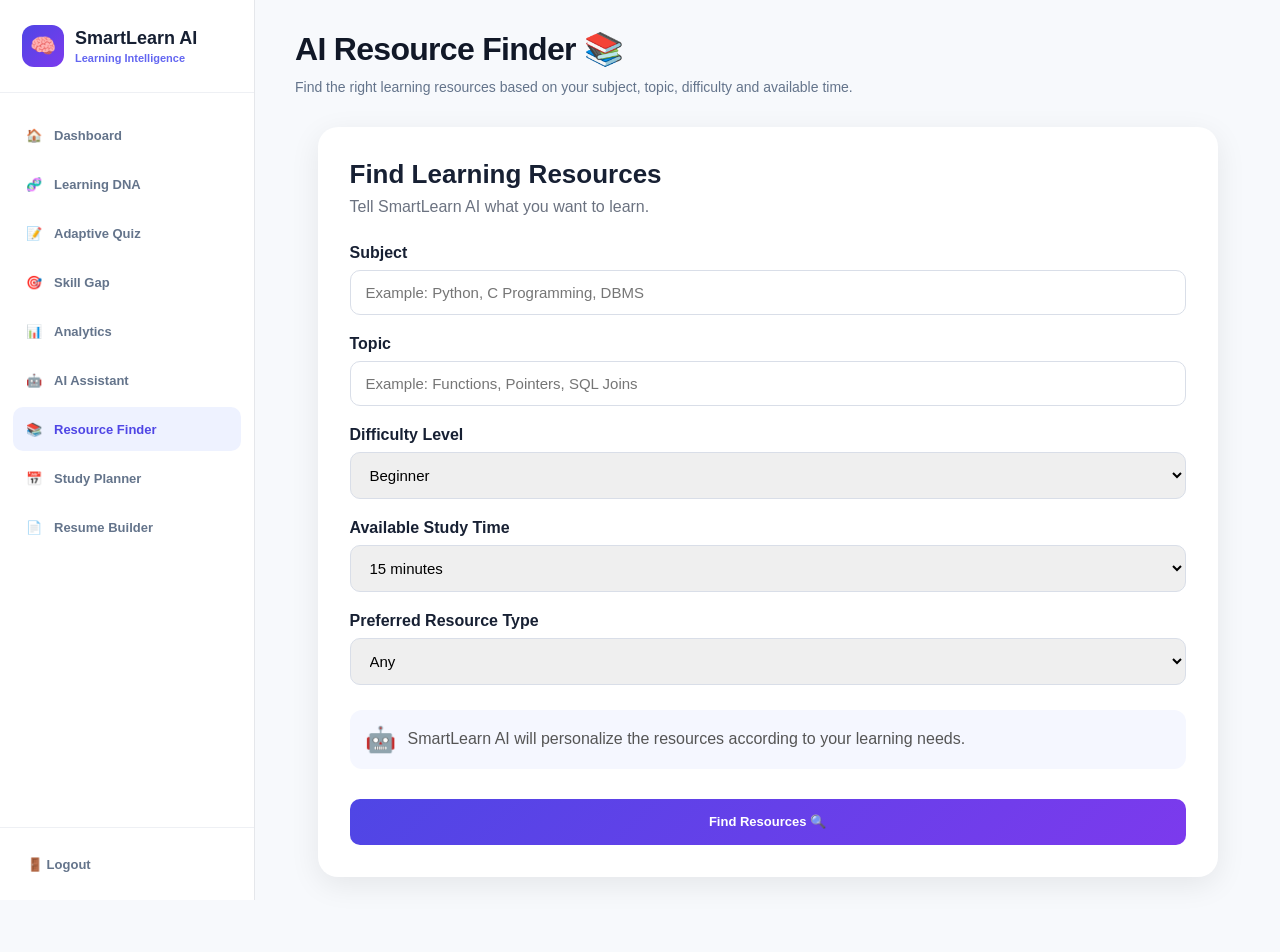
<file: resource-finder.html>
<!DOCTYPE html>
<html lang="en">

<head>
    <meta charset="UTF-8">
    <meta name="viewport" content="width=device-width, initial-scale=1.0">

    <title>Resource Finder | SmartLearn AI</title>

    <link rel="stylesheet" href="style.css">
</head>

<body>

<div class="dashboard-layout">

    <!-- SIDEBAR -->
    <aside class="sidebar">

        <div class="brand">
            <div class="brand-icon">🧠</div>

            <div>
                <h2>SmartLearn AI</h2>
                <span>Learning Intelligence</span>
            </div>
        </div>

        <nav class="sidebar-nav">

            <a href="dashboard.html">
                🏠 <span>Dashboard</span>
            </a>

            <a href="learning-dna.html">
                🧬 <span>Learning DNA</span>
            </a>

            <a href="adaptive-quiz.html">
                📝 <span>Adaptive Quiz</span>
            </a>

            <a href="skill-gap.html">
                🎯 <span>Skill Gap</span>
            </a>

            <a href="analytics.html">
                📊 <span>Analytics</span>
            </a>

            <a href="ai-assistant.html">
                🤖 <span>AI Assistant</span>
            </a>

            <a href="resource-finder.html" class="active">
                📚 <span>Resource Finder</span>
            </a>

            <a href="study-planner.html">
                📅 <span>Study Planner</span>
            </a>

            <a href="resume-builder.html">
                📄 <span>Resume Builder</span>
            </a>

        </nav>

        <div class="sidebar-bottom">

            <button onclick="logoutUser()" class="logout-btn">
                🚪 Logout
            </button>

        </div>

    </aside>


    <!-- MAIN CONTENT -->
    <main class="dashboard-main">

        <!-- HEADER -->
        <header class="dashboard-header">

            <div>

                <h1>AI Resource Finder 📚</h1>

                <p>
                    Find the right learning resources based on your
                    subject, topic, difficulty and available time.
                </p>

            </div>

        </header>


        <!-- RESOURCE SEARCH -->
        <section class="resource-finder-card">

            <h2>Find Learning Resources</h2>

            <p class="resource-subtitle">
                Tell SmartLearn AI what you want to learn.
            </p>


            <!-- SUBJECT -->
            <div class="resource-input-group">

                <label for="resourceSubject">
                    Subject
                </label>

                <input
                    type="text"
                    id="resourceSubject"
                    placeholder="Example: Python, C Programming, DBMS"
                    autocomplete="off"
                >

            </div>


            <!-- TOPIC -->
            <div class="resource-input-group">

                <label for="resourceTopic">
                    Topic
                </label>

                <input
                    type="text"
                    id="resourceTopic"
                    placeholder="Example: Functions, Pointers, SQL Joins"
                    autocomplete="off"
                >

            </div>


            <!-- DIFFICULTY -->
            <div class="resource-input-group">

                <label for="resourceDifficulty">
                    Difficulty Level
                </label>

                <select id="resourceDifficulty">

                    <option value="Beginner">
                        Beginner
                    </option>

                    <option value="Intermediate">
                        Intermediate
                    </option>

                    <option value="Advanced">
                        Advanced
                    </option>

                </select>

            </div>


            <!-- TIME -->
            <div class="resource-input-group">

                <label for="resourceTime">
                    Available Study Time
                </label>

                <select id="resourceTime">

                    <option value="15 minutes">
                        15 minutes
                    </option>

                    <option value="30 minutes">
                        30 minutes
                    </option>

                    <option value="1 hour">
                        1 hour
                    </option>

                    <option value="2 hours">
                        2 hours
                    </option>

                    <option value="3+ hours">
                        3+ hours
                    </option>

                </select>

            </div>


            <!-- RESOURCE TYPE -->
            <div class="resource-input-group">

                <label for="resourceType">
                    Preferred Resource Type
                </label>

                <select id="resourceType">

                    <option value="Any">
                        Any
                    </option>

                    <option value="Video">
                        🎥 Video
                    </option>

                    <option value="Documentation">
                        📖 Documentation
                    </option>

                    <option value="Practice">
                        💻 Practice
                    </option>

                    <option value="Course">
                        🎓 Course
                    </option>

                    <option value="Notes">
                        📝 Notes
                    </option>

                </select>

            </div>


            <!-- AI INFO -->
            <div class="resource-info-box">

                <span>🤖</span>

                <p>
                    SmartLearn AI will personalize the resources
                    according to your learning needs.
                </p>

            </div>


            <!-- BUTTON -->
            <button
                type="button"
                id="findResourcesBtn"
                class="primary-btn"
            >
                Find Resources 🔍
            </button>

        </section>


        <!-- LOADING -->
        <section
            id="resourceLoading"
            class="resource-loading"
            style="display: none;"
        >

            <div class="loading-icon">
                🤖
            </div>

            <h3>
                Finding the best resources...
            </h3>

            <p>
                SmartLearn AI is analyzing your requirements.
            </p>

        </section>


        <!-- RESULTS -->
        <section
            id="resourceResults"
            class="resource-results"
            style="display: none;"
        >

            <div class="resource-results-header">

                <div>

                    <h2>
                        Recommended Resources 📚
                    </h2>

                    <p id="resourceSummary">
                        Personalized resources for you.
                    </p>

                </div>

            </div>


            <!-- RESOURCE CARDS -->
            <div
                id="resourceList"
                class="resource-list"
            >

            </div>

        </section>

    </main>

</div>


<script src="script.js"></script>

</body>

</html>
</file>
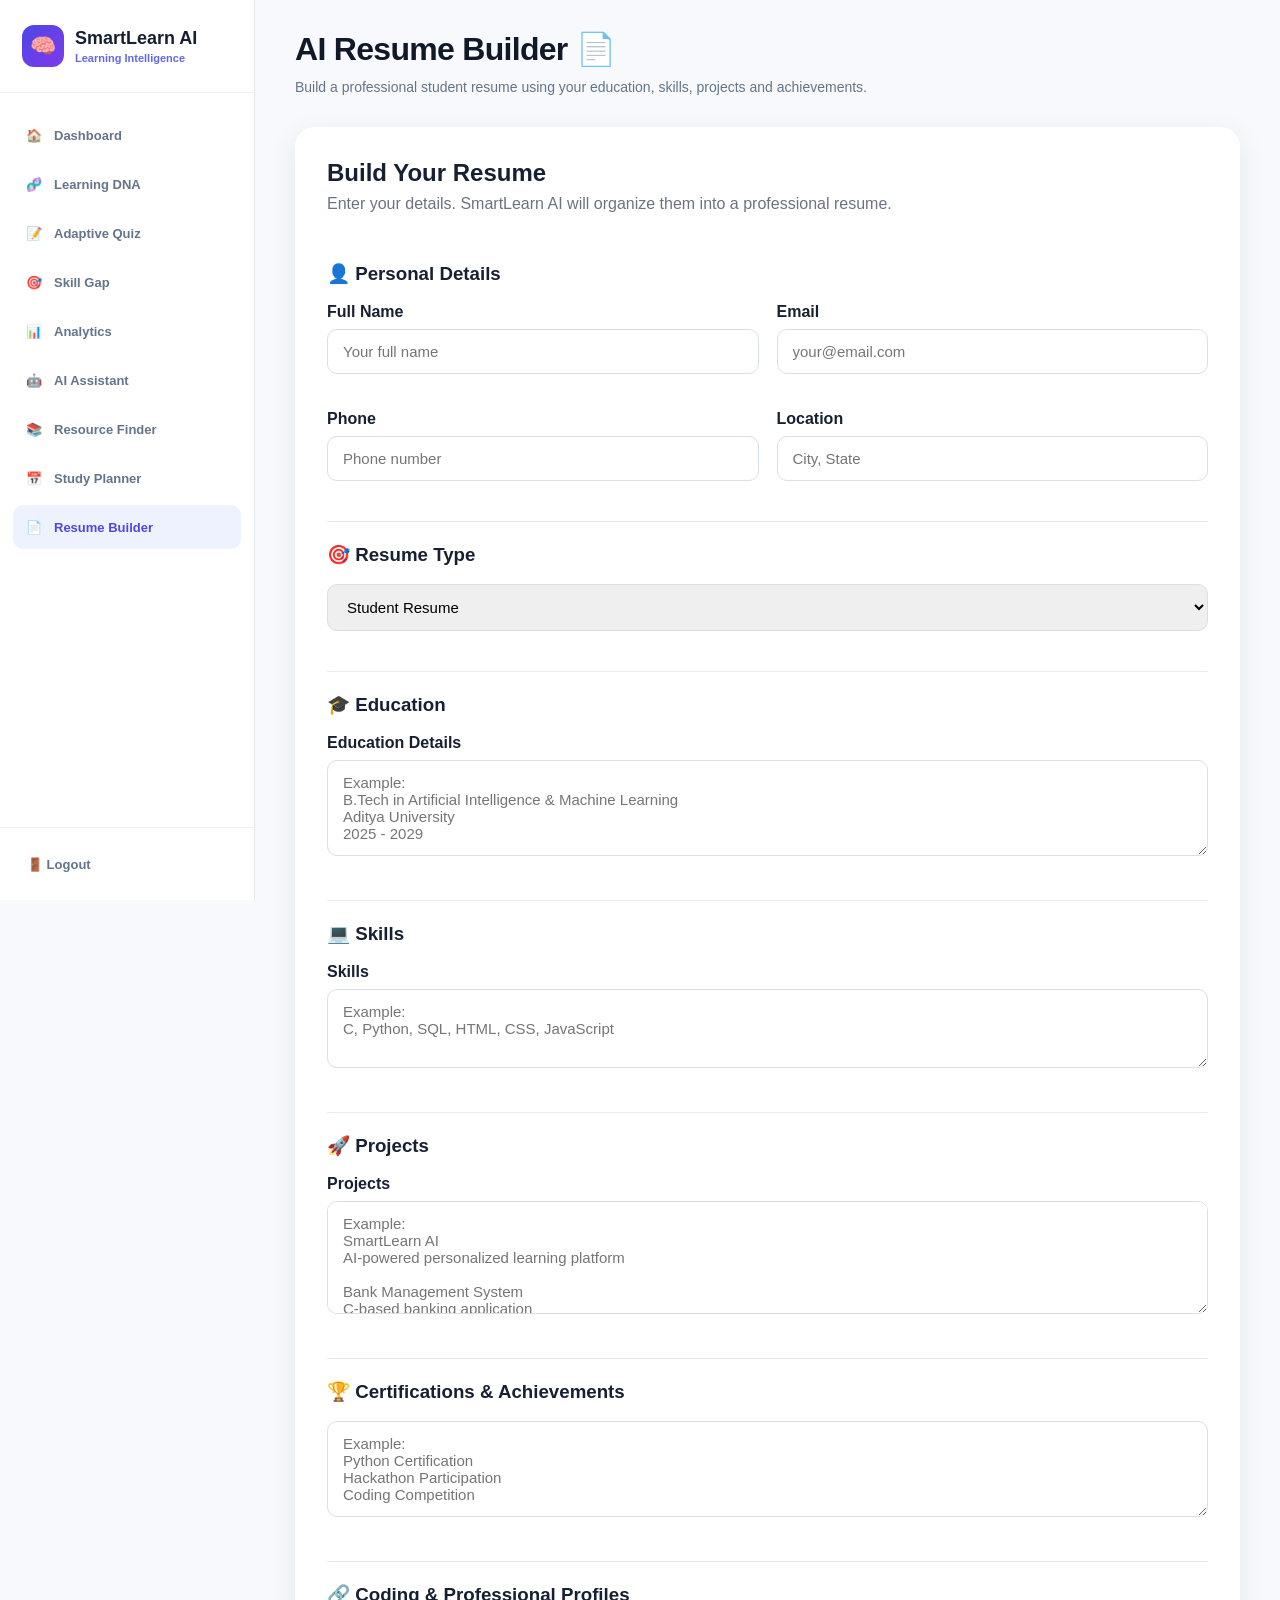
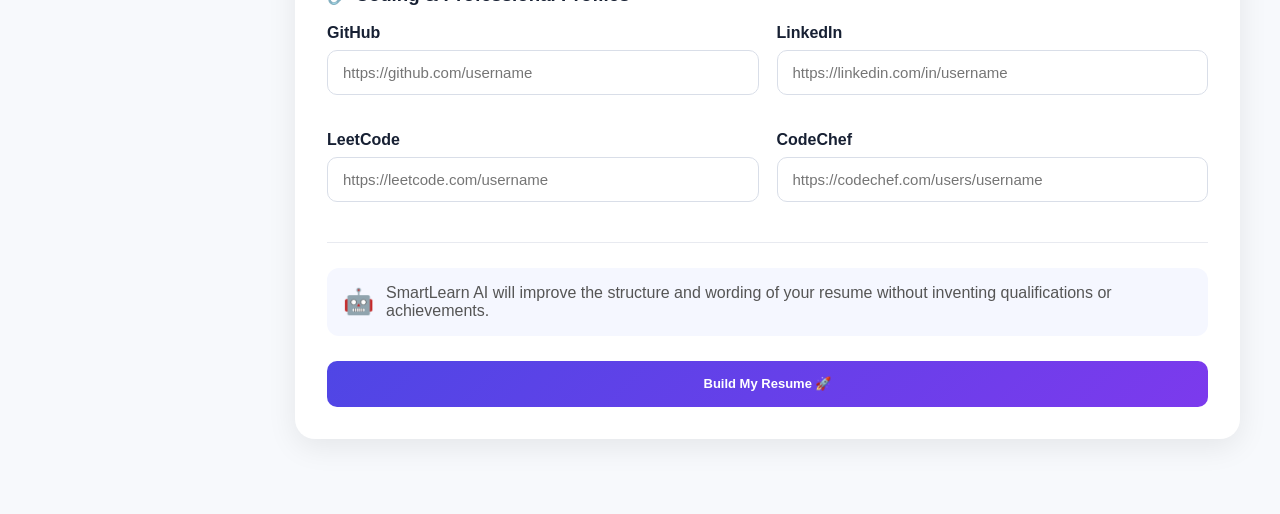
<file: resume-builder.html>
<!DOCTYPE html>
<html lang="en">

<head>
    <meta charset="UTF-8">
    <meta name="viewport" content="width=device-width, initial-scale=1.0">

    <title>Resume Builder | SmartLearn AI</title>

    <link rel="stylesheet" href="style.css">
</head>

<body>

<div class="dashboard-layout">

    <!-- SIDEBAR -->
    <aside class="sidebar">

        <div class="brand">
            <div class="brand-icon">🧠</div>

            <div>
                <h2>SmartLearn AI</h2>
                <span>Learning Intelligence</span>
            </div>
        </div>

        <nav class="sidebar-nav">

            <a href="dashboard.html">
                🏠 <span>Dashboard</span>
            </a>

            <a href="learning-dna.html">
                🧬 <span>Learning DNA</span>
            </a>

            <a href="adaptive-quiz.html">
                📝 <span>Adaptive Quiz</span>
            </a>

            <a href="skill-gap.html">
                🎯 <span>Skill Gap</span>
            </a>

            <a href="analytics.html">
                📊 <span>Analytics</span>
            </a>

            <a href="ai-assistant.html">
                🤖 <span>AI Assistant</span>
            </a>

            <a href="resource-finder.html">
                📚 <span>Resource Finder</span>
            </a>

            <a href="study-planner.html">
                📅 <span>Study Planner</span>
            </a>

            <a href="resume-builder.html" class="active">
                📄 <span>Resume Builder</span>
            </a>

        </nav>

        <div class="sidebar-bottom">

            <button onclick="logoutUser()" class="logout-btn">
                🚪 Logout
            </button>

        </div>

    </aside>


    <!-- MAIN CONTENT -->
    <main class="dashboard-main">

        <!-- HEADER -->
        <header class="dashboard-header">

            <div>

                <h1>AI Resume Builder 📄</h1>

                <p>
                    Build a professional student resume using your
                    education, skills, projects and achievements.
                </p>

            </div>

        </header>


        <!-- RESUME FORM -->
        <section class="resume-builder-card">

            <h2>Build Your Resume</h2>

            <p class="resume-subtitle">
                Enter your details. SmartLearn AI will organize them
                into a professional resume.
            </p>


            <!-- PERSONAL DETAILS -->
            <div class="resume-section">

                <h3>👤 Personal Details</h3>

                <div class="resume-grid">

                    <div class="resume-input-group">

                        <label for="resumeName">
                            Full Name
                        </label>

                        <input
                            type="text"
                            id="resumeName"
                            placeholder="Your full name"
                        >

                    </div>


                    <div class="resume-input-group">

                        <label for="resumeEmail">
                            Email
                        </label>

                        <input
                            type="email"
                            id="resumeEmail"
                            placeholder="your@email.com"
                        >

                    </div>


                    <div class="resume-input-group">

                        <label for="resumePhone">
                            Phone
                        </label>

                        <input
                            type="text"
                            id="resumePhone"
                            placeholder="Phone number"
                        >

                    </div>


                    <div class="resume-input-group">

                        <label for="resumeLocation">
                            Location
                        </label>

                        <input
                            type="text"
                            id="resumeLocation"
                            placeholder="City, State"
                        >

                    </div>

                </div>

            </div>


            <!-- RESUME TYPE -->
            <div class="resume-section">

                <h3>🎯 Resume Type</h3>

                <div class="resume-input-group">

                    <select id="resumeType">

                        <option value="Student">
                            Student Resume
                        </option>

                        <option value="Developer">
                            Software Developer
                        </option>

                        <option value="AI/ML">
                            AI / ML
                        </option>

                        <option value="Data Science">
                            Data Science
                        </option>

                        <option value="General">
                            General Resume
                        </option>

                    </select>

                </div>

            </div>


            <!-- EDUCATION -->
            <div class="resume-section">

                <h3>🎓 Education</h3>

                <div class="resume-input-group">

                    <label for="resumeEducation">
                        Education Details
                    </label>

                    <textarea
                        id="resumeEducation"
                        rows="4"
                        placeholder="Example:
B.Tech in Artificial Intelligence & Machine Learning
Aditya University
2025 - 2029"
                    ></textarea>

                </div>

            </div>


            <!-- SKILLS -->
            <div class="resume-section">

                <h3>💻 Skills</h3>

                <div class="resume-input-group">

                    <label for="resumeSkills">
                        Skills
                    </label>

                    <textarea
                        id="resumeSkills"
                        rows="3"
                        placeholder="Example:
C, Python, SQL, HTML, CSS, JavaScript"
                    ></textarea>

                </div>

            </div>


            <!-- PROJECTS -->
            <div class="resume-section">

                <h3>🚀 Projects</h3>

                <div class="resume-input-group">

                    <label for="resumeProjects">
                        Projects
                    </label>

                    <textarea
                        id="resumeProjects"
                        rows="5"
                        placeholder="Example:
SmartLearn AI
AI-powered personalized learning platform

Bank Management System
C-based banking application"
                    ></textarea>

                </div>

            </div>


            <!-- CERTIFICATIONS -->
            <div class="resume-section">

                <h3>🏆 Certifications & Achievements</h3>

                <div class="resume-input-group">

                    <textarea
                        id="resumeAchievements"
                        rows="4"
                        placeholder="Example:
Python Certification
Hackathon Participation
Coding Competition"
                    ></textarea>

                </div>

            </div>


            <!-- CODING PROFILES -->
            <div class="resume-section">

                <h3>🔗 Coding & Professional Profiles</h3>

                <div class="resume-grid">

                    <div class="resume-input-group">

                        <label for="resumeGithub">
                            GitHub
                        </label>

                        <input
                            type="url"
                            id="resumeGithub"
                            placeholder="https://github.com/username"
                        >

                    </div>


                    <div class="resume-input-group">

                        <label for="resumeLinkedin">
                            LinkedIn
                        </label>

                        <input
                            type="url"
                            id="resumeLinkedin"
                            placeholder="https://linkedin.com/in/username"
                        >

                    </div>


                    <div class="resume-input-group">

                        <label for="resumeLeetcode">
                            LeetCode
                        </label>

                        <input
                            type="url"
                            id="resumeLeetcode"
                            placeholder="https://leetcode.com/username"
                        >

                    </div>


                    <div class="resume-input-group">

                        <label for="resumeCodechef">
                            CodeChef
                        </label>

                        <input
                            type="url"
                            id="resumeCodechef"
                            placeholder="https://codechef.com/users/username"
                        >

                    </div>

                </div>

            </div>


            <!-- AI INFO -->
            <div class="resume-info-box">

                <span>🤖</span>

                <p>
                    SmartLearn AI will improve the structure and
                    wording of your resume without inventing
                    qualifications or achievements.
                </p>

            </div>


            <!-- BUTTON -->
            <button
                type="button"
                id="buildResumeBtn"
                class="primary-btn"
            >
                Build My Resume 🚀
            </button>

        </section>


        <!-- LOADING -->
        <section
            id="resumeLoading"
            class="resume-loading"
            style="display: none;"
        >

            <div class="resume-loading-icon">
                🤖
            </div>

            <h3>
                Building your resume...
            </h3>

            <p>
                SmartLearn AI is organizing your information.
            </p>

        </section>


        <!-- RESUME RESULT -->
        <section
            id="resumeResult"
            class="resume-result"
            style="display: none;"
        >

            <div class="resume-result-header">

                <h2>
                    Your Resume 📄
                </h2>

                <button
                    type="button"
                    id="printResumeBtn"
                    class="secondary-btn"
                >
                    🖨️ Print / Save PDF
                </button>

            </div>


            <div
                id="resumePreview"
                class="resume-preview"
            >

            </div>

        </section>

    </main>

</div>


<script src="script.js"></script>

</body>

</html>
</file>
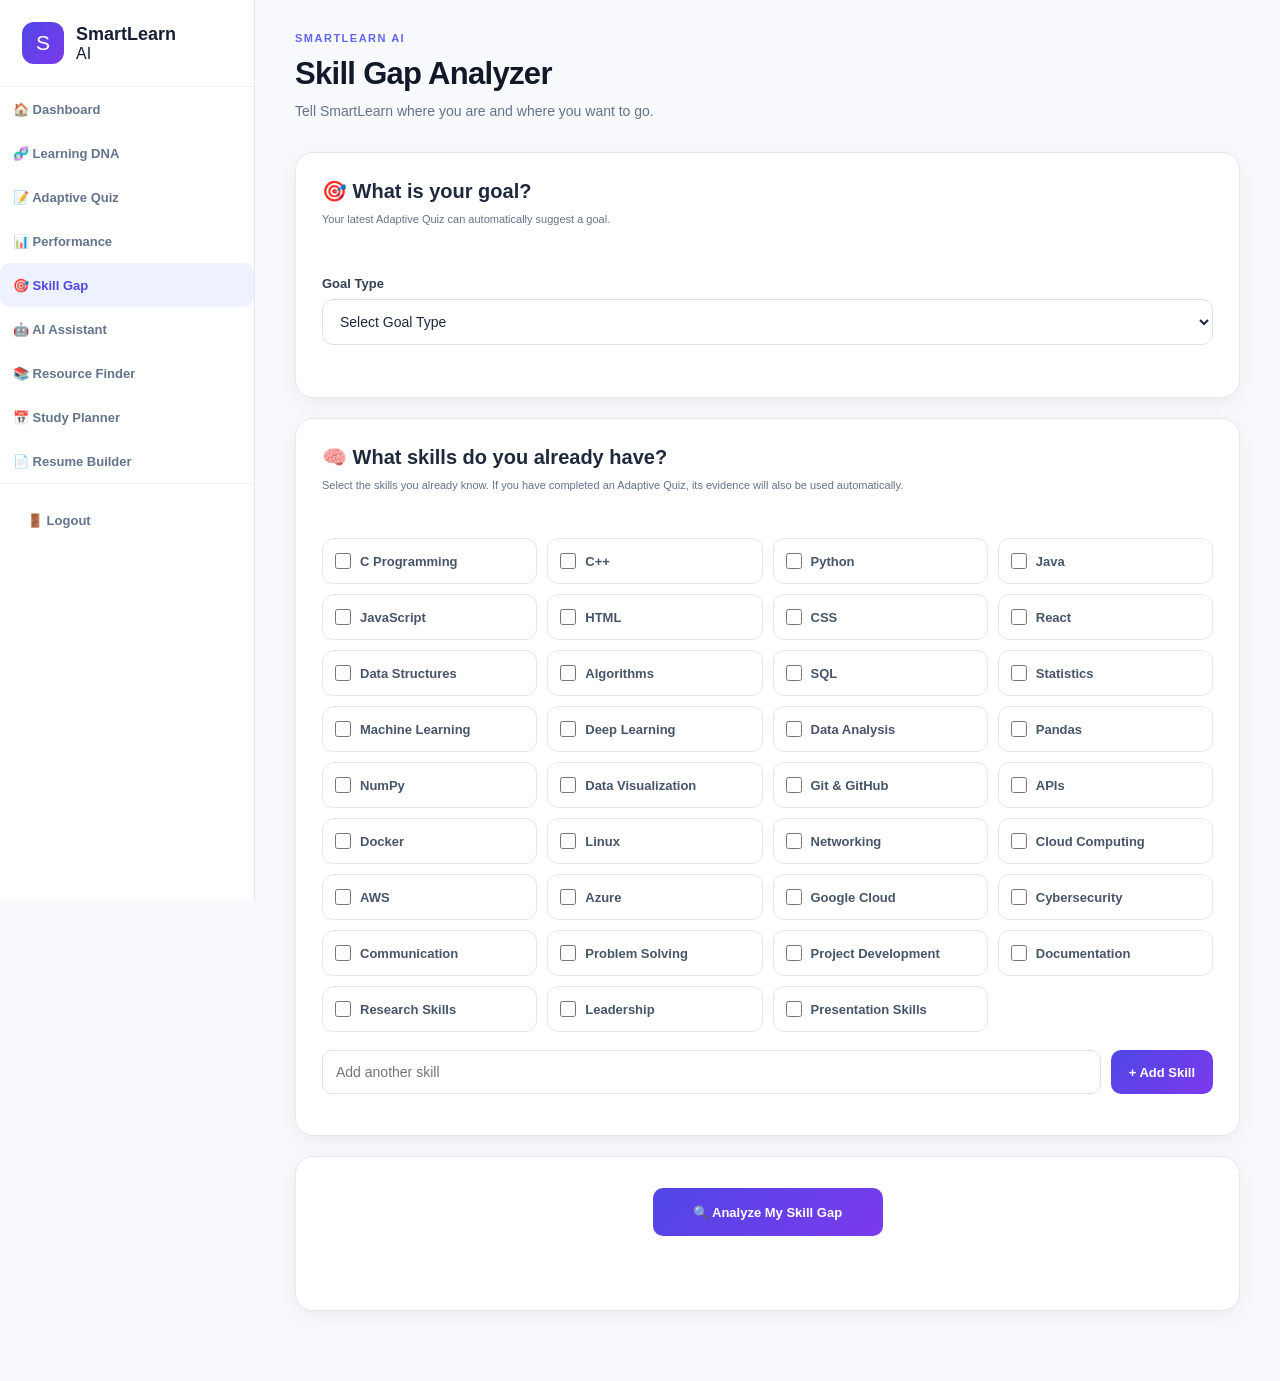
<file: skill-gap.html>
<!DOCTYPE html>
<html lang="en">

<head>
    <meta charset="UTF-8">
    <meta name="viewport" content="width=device-width, initial-scale=1.0">
    <title>SmartLearn AI - Skill Gap</title>
    <link rel="stylesheet" href="style.css">
</head>

<body>

<div class="dashboard-page">

    <!-- SIDEBAR -->

    <aside class="dashboard-sidebar">

        <div class="sidebar-logo">
            <div class="logo-icon">S</div>

            <div>
                <h2>SmartLearn</h2>
                <span>AI</span>
            </div>
        </div>

        <div class="sidebar-menu">

            <button
                class="nav-item"
                onclick="window.location.href='dashboard.html'">
                🏠 Dashboard
            </button>

            <button
                class="nav-item"
                onclick="window.location.href='learning-dna.html'">
                🧬 Learning DNA
            </button>

            <button
                class="nav-item"
                onclick="window.location.href='adaptive-quiz.html'">
                📝 Adaptive Quiz
            </button>

            <button
                class="nav-item"
                onclick="window.location.href='analytics.html'">
                📊 Performance
            </button>

            <button class="nav-item active">
                🎯 Skill Gap
            </button>

            <button
                class="nav-item"
                onclick="window.location.href='ai-assistant.html'">
                🤖 AI Assistant
            </button>

            <button
                class="nav-item"
                onclick="window.location.href='resource-finder.html'">
                📚 Resource Finder
            </button>

            <button
                class="nav-item"
                onclick="window.location.href='study-planner.html'">
                📅 Study Planner
            </button>

            <button
                class="nav-item"
                onclick="window.location.href='resume-builder.html'">
                📄 Resume Builder
            </button>

        </div>

        <div class="sidebar-bottom">

            <button
                class="nav-item logout-btn"
                onclick="logoutUser()">
                🚪 Logout
            </button>

        </div>

    </aside>


    <!-- MAIN CONTENT -->

    <main class="dashboard-main">

        <header class="dashboard-header">

            <div>

                <p class="eyebrow">
                    SMARTLEARN AI
                </p>

                <h1>
                    Skill Gap Analyzer
                </h1>

                <p>
                    Tell SmartLearn where you are and where you want to go.
                </p>

            </div>

        </header>


        <!-- GOAL SECTION -->

        <section class="skill-card">

            <h2>🎯 What is your goal?</h2>

            <p class="section-description">
                Your latest Adaptive Quiz can automatically suggest a goal.
            </p>

            <div class="form-group">

                <label for="goalType">
                    Goal Type
                </label>

                <select id="goalType">

                    <option value="">
                        Select Goal Type
                    </option>

                    <option value="career">
                        Career
                    </option>

                    <option value="exam">
                        Exam
                    </option>

                    <option value="project">
                        Project
                    </option>

                    <option value="achievement">
                        Achievement
                    </option>

                </select>

            </div>


            <div
                class="form-group"
                id="goalTargetField"
                style="display:none;">

                <label for="goalTarget">
                    Specific Target
                </label>

                <input
                    type="text"
                    id="goalTarget"
                    placeholder="Example: AI Engineer">

            </div>


            <div
                id="goalMessage"
                class="form-message">
            </div>

        </section>


        <!-- CURRENT SKILLS -->

        <section class="skill-card">

            <h2>🧠 What skills do you already have?</h2>

            <p class="section-description">
                Select the skills you already know.
                If you have completed an Adaptive Quiz,
                its evidence will also be used automatically.
            </p>

            <div
                id="skillsCheckboxGrid"
                class="skills-checkbox-grid">
            </div>


            <div class="custom-skill-box">

                <input
                    type="text"
                    id="customSkillInput"
                    placeholder="Add another skill">

                <button
                    id="addSkillBtn"
                    class="primary-btn">
                    + Add Skill
                </button>

            </div>


            <div
                id="customSkillsContainer"
                class="selected-skills">
            </div>

        </section>


        <!-- ANALYZE -->

        <section class="skill-card analyze-card">

            <button
                id="analyzeGoalBtn"
                class="primary-btn analyze-btn">

                🔍 Analyze My Skill Gap

            </button>

            <p id="analysisStatus"></p>

        </section>


        <!-- RESULT -->

        <section
            id="skillAnalysisResult"
            class="skill-analysis-result"
            style="display:none;">

            <div class="result-header">

                <div>

                    <p class="eyebrow">
                        AI ANALYSIS
                    </p>

                    <h2>
                        Your Skill Gap
                    </h2>

                </div>

            </div>


            <!-- REQUIRED -->

            <div class="analysis-box">

                <h3>
                    📌 Required Skills
                </h3>

                <div
                    id="requiredSkillsList"
                    class="skill-tags">
                </div>

            </div>


            <!-- EXISTING -->

            <div class="analysis-box">

                <h3>
                    ✅ Skills You Already Have
                </h3>

                <div
                    id="existingSkills"
                    class="skill-tags">
                </div>

            </div>


            <!-- IMPROVE -->

            <div class="analysis-box">

                <h3>
                    🔄 Skills To Improve
                </h3>

                <div
                    id="skillsToImprove"
                    class="skill-tags">
                </div>

            </div>


            <!-- MISSING -->

            <div class="analysis-box">

                <h3>
                    🚀 Missing Skills
                </h3>

                <div
                    id="missingSkills"
                    class="skill-tags">
                </div>

            </div>


            <!-- LEARNING ORDER -->

            <div class="analysis-box">

                <h3>
                    📚 Recommended Learning Order
                </h3>

                <ol id="learningOrderList"></ol>

            </div>


            <!-- NEXT ACTION -->

            <div class="next-action-box">

                <h3>
                    ⚡ Next Best Action
                </h3>

                <p id="skillNextAction"></p>

            </div>


            <!-- QUIZ EVIDENCE -->

            <div class="analysis-box">

                <h3>
                    📝 Latest Quiz Evidence
                </h3>

                <div id="quizEvidence"></div>

            </div>

        </section>

    </main>

</div>


<script src="script.js"></script>


<script>

document.addEventListener("DOMContentLoaded", function () {

    /* =====================================================
       ELEMENTS
    ===================================================== */

    const goalType =
        document.getElementById("goalType");

    const goalTargetField =
        document.getElementById("goalTargetField");

    const goalTarget =
        document.getElementById("goalTarget");

    const goalMessage =
        document.getElementById("goalMessage");

    const skillsCheckboxGrid =
        document.getElementById("skillsCheckboxGrid");

    const customSkillInput =
        document.getElementById("customSkillInput");

    const addSkillBtn =
        document.getElementById("addSkillBtn");

    const customSkillsContainer =
        document.getElementById("customSkillsContainer");

    const analyzeGoalBtn =
        document.getElementById("analyzeGoalBtn");

    const analysisStatus =
        document.getElementById("analysisStatus");

    const skillAnalysisResult =
        document.getElementById("skillAnalysisResult");


    /* =====================================================
       LOAD LATEST QUIZ EVIDENCE
    ===================================================== */

    let savedQuizEvidence = null;

    try {

        savedQuizEvidence =
            JSON.parse(
                localStorage.getItem(
                    "skillGapQuizEvidence"
                ) || "null"
            );

    } catch (error) {

        console.warn(
            "Invalid saved quiz evidence:",
            error
        );

        savedQuizEvidence = null;
    }


    const quizEvidence =
        savedQuizEvidence || {

            subject:
                localStorage.getItem(
                    "lastQuizSubject"
                ) || "",

            topic:
                localStorage.getItem(
                    "lastQuizTopic"
                ) || "",

            score:
                localStorage.getItem(
                    "lastQuizScore"
                ) || "",

            correct:
                localStorage.getItem(
                    "lastQuizCorrect"
                ) || "",

            total:
                localStorage.getItem(
                    "lastQuizTotal"
                ) || "",

            difficulty:
                localStorage.getItem(
                    "lastQuizDifficulty"
                ) || ""

        };


    /* =====================================================
       AUTO SUGGEST GOAL FROM QUIZ
    ===================================================== */

    if (
        quizEvidence &&
        quizEvidence.subject
    ) {

        const subject =
            quizEvidence.subject;

        const topic =
            quizEvidence.topic ||
            "General";

        const score =
            quizEvidence.score ||
            0;


        goalType.value =
            "achievement";


        goalTargetField.style.display =
            "block";


        goalTarget.value =
            `Improve ${subject} - ${topic}`;


        goalMessage.textContent =
            `📝 Suggested from your latest Adaptive Quiz: ${subject} - ${topic} (${score}%). You can change this goal if needed.`;

    }


    /* =====================================================
       AVAILABLE SKILLS
    ===================================================== */

    const availableSkills = [

        "C Programming",
        "C++",
        "Python",
        "Java",
        "JavaScript",

        "HTML",
        "CSS",
        "React",

        "Data Structures",
        "Algorithms",

        "SQL",
        "Statistics",

        "Machine Learning",
        "Deep Learning",

        "Data Analysis",
        "Pandas",
        "NumPy",

        "Data Visualization",

        "Git & GitHub",

        "APIs",

        "Docker",

        "Linux",

        "Networking",

        "Cloud Computing",

        "AWS",
        "Azure",
        "Google Cloud",

        "Cybersecurity",

        "Communication",
        "Problem Solving",

        "Project Development",

        "Documentation",

        "Research Skills",

        "Leadership",

        "Presentation Skills"

    ];


    /* =====================================================
       CUSTOM SKILLS
    ===================================================== */

    let customSkills = [];


    /* =====================================================
       RENDER SKILLS
    ===================================================== */

    function renderSkills() {

        skillsCheckboxGrid.innerHTML = "";


        availableSkills.forEach(
            function (skill, index) {

                const label =
                    document.createElement("label");


                label.className =
                    "skill-checkbox";


                label.innerHTML = `

                    <input
                        type="checkbox"
                        value="${skill}"
                        id="skill_${index}"
                    >

                    <span>
                        ${skill}
                    </span>

                `;


                skillsCheckboxGrid.appendChild(
                    label
                );

            }
        );

    }


    renderSkills();


    /* =====================================================
       GOAL TYPE CHANGE
    ===================================================== */

    goalType.addEventListener(
        "change",
        function () {

            if (goalType.value === "") {

                goalTargetField.style.display =
                    "none";

                goalTarget.value = "";

                return;
            }


            goalTargetField.style.display =
                "block";


            if (
                goalType.value === "career"
            ) {

                goalTarget.placeholder =
                    "Example: AI Engineer, Web Developer";

            }

            else if (
                goalType.value === "exam"
            ) {

                goalTarget.placeholder =
                    "Example: JEE Main, GATE, AP EAPCET";

            }

            else if (
                goalType.value === "project"
            ) {

                goalTarget.placeholder =
                    "Example: AI Chatbot, Smart Campus App";

            }

            else if (
                goalType.value === "achievement"
            ) {

                goalTarget.placeholder =
                    "Example: Build 3 ML Projects";

            }

        }
    );


    /* =====================================================
       ADD CUSTOM SKILL
    ===================================================== */

    addSkillBtn.addEventListener(
        "click",
        addCustomSkill
    );


    customSkillInput.addEventListener(
        "keydown",
        function (event) {

            if (event.key === "Enter") {

                event.preventDefault();

                addCustomSkill();

            }

        }
    );


    function addCustomSkill() {

        const skill =
            customSkillInput.value.trim();


        if (!skill) {
            return;
        }


        if (
            customSkills
                .map(
                    s => s.toLowerCase()
                )
                .includes(
                    skill.toLowerCase()
                )
        ) {

            customSkillInput.value = "";

            return;
        }


        customSkills.push(skill);

        customSkillInput.value = "";

        renderCustomSkills();

    }


    function renderCustomSkills() {

        customSkillsContainer.innerHTML =
            "";


        customSkills.forEach(
            function (skill, index) {

                const tag =
                    document.createElement(
                        "span"
                    );


                tag.className =
                    "skill-tag";


                tag.innerHTML = `

                    ${skill}

                    <button
                        type="button"
                        onclick="removeCustomSkill(${index})">
                        ×
                    </button>

                `;


                customSkillsContainer.appendChild(
                    tag
                );

            }
        );

    }


    window.removeCustomSkill =
        function (index) {

            customSkills.splice(
                index,
                1
            );

            renderCustomSkills();

        };


    /* =====================================================
       GET CURRENT SKILLS
    ===================================================== */

    function getCurrentSkills() {

        const checkedSkills =
            Array.from(
                document.querySelectorAll(
                    "#skillsCheckboxGrid input:checked"
                )
            )
            .map(
                input => input.value
            );


        return [

            ...checkedSkills,

            ...customSkills

        ];

    }


    /* =====================================================
       DISPLAY TAGS
    ===================================================== */

    function displayTags(
        containerId,
        skills
    ) {

        const container =
            document.getElementById(
                containerId
            );


        container.innerHTML = "";


        if (
            !Array.isArray(skills) ||
            skills.length === 0
        ) {

            container.innerHTML =
                "<span class='empty-tag'>None identified</span>";

            return;
        }


        skills.forEach(
            function (skill) {

                const tag =
                    document.createElement(
                        "span"
                    );


                tag.className =
                    "skill-tag";


                tag.textContent =
                    skill;


                container.appendChild(
                    tag
                );

            }
        );

    }


    /* =====================================================
       ANALYZE SKILL GAP
    ===================================================== */

    analyzeGoalBtn.addEventListener(
        "click",
        async function () {


            /* -----------------------------------------
               GET GOAL
            ----------------------------------------- */

            const goalCategory =
                goalType.value;


            const target =
                goalTarget.value.trim();


            /* -----------------------------------------
               GET CURRENT SKILLS
            ----------------------------------------- */

            let currentSkills =
                getCurrentSkills();


            /* -----------------------------------------
               VALIDATE GOAL
            ----------------------------------------- */

            if (!goalCategory) {

                analysisStatus.textContent =
                    "Please select a goal type.";

                return;
            }


            if (!target) {

                analysisStatus.textContent =
                    "Please enter your specific target.";

                goalTarget.focus();

                return;
            }


            /* -----------------------------------------
               USE QUIZ AS SKILL EVIDENCE
            ----------------------------------------- */

            if (
                currentSkills.length === 0 &&
                quizEvidence &&
                quizEvidence.subject
            ) {

                currentSkills.push(
                    `${quizEvidence.subject} - ${quizEvidence.topic || "Quiz Topic"}`
                );

            }


            /*
             If there is no manually selected skill
             and no quiz evidence, continue anyway.
             Gemini can still analyze the goal.
            */


            /* -----------------------------------------
               GOAL NAME
            ----------------------------------------- */

            const goalName =
                `${goalCategory}: ${target}`;


            /* -----------------------------------------
               LOADING
            ----------------------------------------- */

            analyzeGoalBtn.disabled =
                true;


            analyzeGoalBtn.textContent =
                "🤖 Gemini is analyzing...";


            analysisStatus.textContent =
                "Analyzing your skills against your target...";


            try {


                /* =====================================
                   BACKEND REQUEST
                ===================================== */

                const response =
                    await fetch(
                        "http://127.0.0.1:5000/api/skill-gap",
                        {

                            method: "POST",

                            headers: {
                                "Content-Type":
                                    "application/json"
                            },

                            body:
                                JSON.stringify({

                                    goal:
                                        goalName,

                                    currentSkills:
                                        currentSkills,

                                    quizEvidence:
                                        quizEvidence

                                })

                        }
                    );


                /* =====================================
                   RESPONSE
                ===================================== */

                const data =
                    await response.json();


                /* =====================================
                   ERROR
                ===================================== */

                if (
                    !response.ok ||
                    !data.success
                ) {

                    throw new Error(
                        data.error ||
                        "Skill gap analysis failed."
                    );

                }


                /* =====================================
                   ANALYSIS
                ===================================== */

                const analysis =
                    data.analysis || {};


                const requiredSkills =
    Array.isArray(analysis.required_skills)
        ? analysis.required_skills
        : (
            Array.isArray(analysis.priority_skills)
                ? analysis.priority_skills
                : []
        );

const existingSkills =
    Array.isArray(analysis.existing_skills)
        ? analysis.existing_skills
        : (
            Array.isArray(analysis.strengths)
                ? analysis.strengths
                : []
        );

const improveSkills =
    Array.isArray(analysis.skills_to_improve)
        ? analysis.skills_to_improve
        : (
            Array.isArray(analysis.skill_gaps)
                ? analysis.skill_gaps
                : []
        );

const missingSkills =
    Array.isArray(analysis.missing_skills)
        ? analysis.missing_skills
        : (
            Array.isArray(analysis.skill_gaps)
                ? analysis.skill_gaps
                : (
                    Array.isArray(analysis.priority_skills)
                        ? analysis.priority_skills
                        : []
                )
        );

const learningOrder =
    Array.isArray(analysis.learning_order)
        ? analysis.learning_order
        : (
            Array.isArray(analysis.estimated_learning_path)
                ? analysis.estimated_learning_path
                : []
        );

const nextAction =
    analysis.next_action ||
    analysis.next_best_action ||
    "Start learning the first skill in your recommended learning order.";

                /* =====================================
                   DISPLAY RESULTS
                ===================================== */

                displayTags(
                    "requiredSkillsList",
                    requiredSkills
                );


                displayTags(
                    "existingSkills",
                    existingSkills
                );


                displayTags(
                    "skillsToImprove",
                    improveSkills
                );


                displayTags(
                    "missingSkills",
                    missingSkills
                );


                /* =====================================
                   LEARNING ORDER
                ===================================== */

                const learningOrderList =
                    document.getElementById(
                        "learningOrderList"
                    );


                learningOrderList.innerHTML =
                    "";


                if (
                    learningOrder.length === 0
                ) {

                    learningOrderList.innerHTML =
                        "<li>No learning order available.</li>";

                }

                else {

                    learningOrder.forEach(
                        function (skill) {

                            const li =
                                document.createElement(
                                    "li"
                                );


                            li.textContent =
                                skill;


                            learningOrderList.appendChild(
                                li
                            );

                        }
                    );

                }


                /* =====================================
                   NEXT ACTION
                ===================================== */

                document.getElementById(
                    "skillNextAction"
                ).textContent =
                    nextAction;


                /* =====================================
                   QUIZ EVIDENCE
                ===================================== */

                const quizEvidenceBox =
                    document.getElementById(
                        "quizEvidence"
                    );


                if (
                    quizEvidence &&
                    quizEvidence.subject
                ) {

                    quizEvidenceBox.innerHTML = `

                        <p>
                            <strong>Subject:</strong>
                            ${quizEvidence.subject}
                        </p>

                        <p>
                            <strong>Topic:</strong>
                            ${quizEvidence.topic || "N/A"}
                        </p>

                        <p>
                            <strong>Score:</strong>
                            ${quizEvidence.score || 0}%
                        </p>

                        <p>
                            <strong>Correct:</strong>
                            ${quizEvidence.correct || 0}
                            /
                            ${quizEvidence.total || 0}
                        </p>

                        <p>
                            <strong>Difficulty:</strong>
                            ${quizEvidence.difficulty || "N/A"}
                        </p>

                    `;

                }

                else {

                    quizEvidenceBox.innerHTML = `

                        <p>
                            No recent quiz evidence found.
                        </p>

                        <p>
                            Take an Adaptive Quiz to give
                            SmartLearn more learning evidence.
                        </p>

                    `;

                }


                /* =====================================
                   SAVE RESULTS
                ===================================== */

                localStorage.setItem(
                    "smartLearnGoal",
                    goalName
                );


                localStorage.setItem(
                    "smartLearnCurrentSkills",
                    JSON.stringify(
                        currentSkills
                    )
                );


                localStorage.setItem(
                    "smartLearnRequiredSkills",
                    JSON.stringify(
                        requiredSkills
                    )
                );


                localStorage.setItem(
                    "smartLearnExistingSkills",
                    JSON.stringify(
                        existingSkills
                    )
                );


                localStorage.setItem(
                    "smartLearnImproveSkills",
                    JSON.stringify(
                        improveSkills
                    )
                );


                localStorage.setItem(
                    "smartLearnMissingSkills",
                    JSON.stringify(
                        missingSkills
                    )
                );


                localStorage.setItem(
                    "smartLearnLearningOrder",
                    JSON.stringify(
                        learningOrder
                    )
                );


                localStorage.setItem(
                    "smartLearnNextAction",
                    nextAction
                );


                /* =====================================
                   SHOW RESULT
                ===================================== */

                skillAnalysisResult.style.display =
                    "block";


                analysisStatus.textContent =
                    "✅ Skill gap analysis completed successfully.";


                analyzeGoalBtn.textContent =
                    "🔍 Analyze Again";


                skillAnalysisResult.scrollIntoView({
                    behavior: "smooth"
                });


            }


            catch (error) {

                console.error(
                    "Skill Gap Error:",
                    error
                );


                analysisStatus.textContent =
                    "❌ " + error.message;


                analyzeGoalBtn.textContent =
                    "🔍 Try Again";

            }


            finally {

                analyzeGoalBtn.disabled =
                    false;

            }

        }
    );

});

</script>

</body>
</html>
</file>
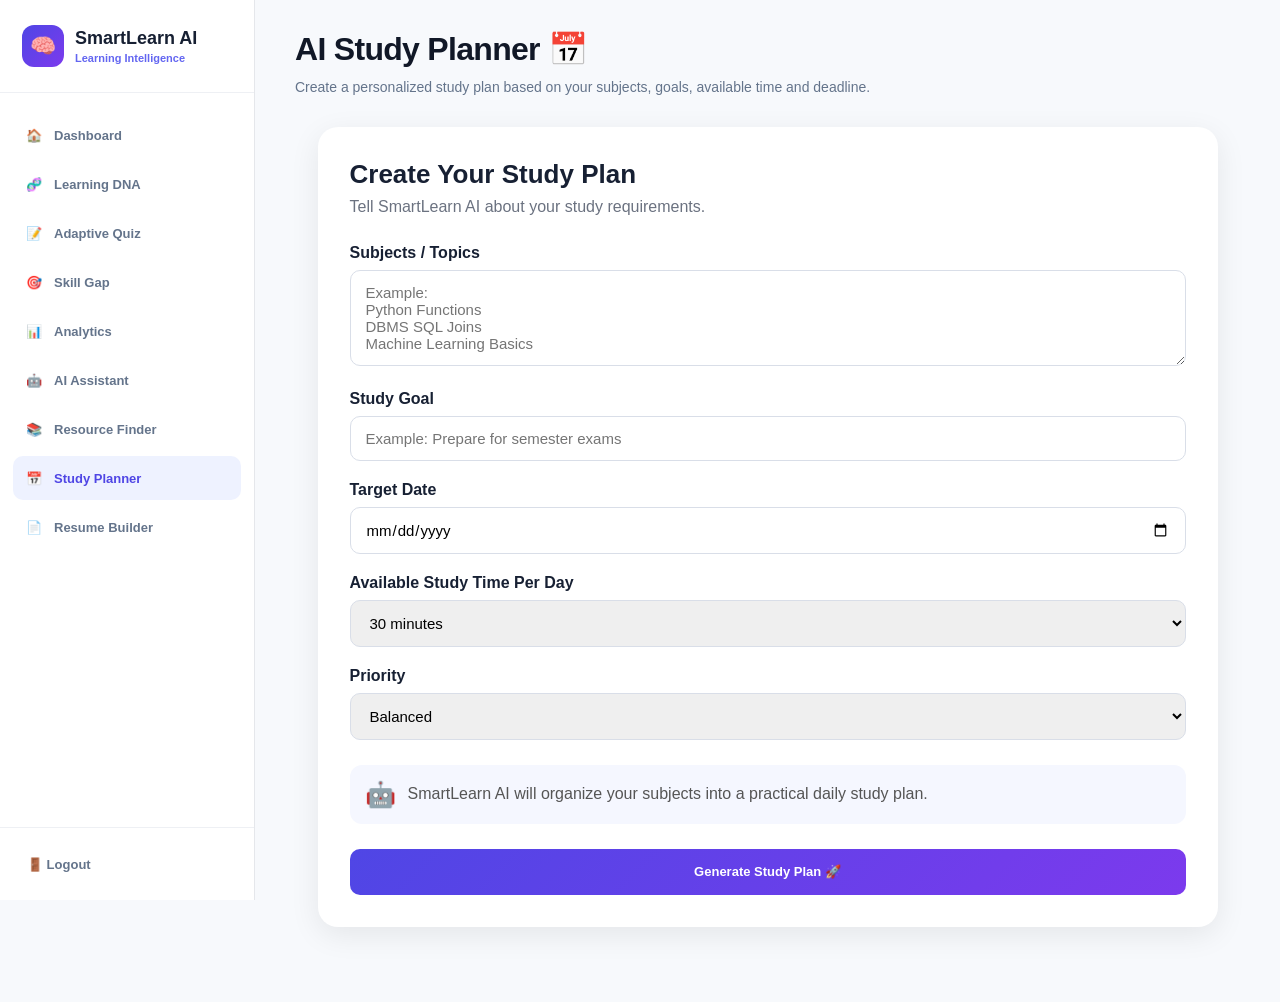
<file: study-planner.html>
<!DOCTYPE html>
<html lang="en">

<head>
    <meta charset="UTF-8">
    <meta name="viewport" content="width=device-width, initial-scale=1.0">

    <title>Study Planner | SmartLearn AI</title>

    <link rel="stylesheet" href="style.css">
</head>

<body>

<div class="dashboard-layout">

    <!-- SIDEBAR -->
    <aside class="sidebar">

        <div class="brand">
            <div class="brand-icon">🧠</div>

            <div>
                <h2>SmartLearn AI</h2>
                <span>Learning Intelligence</span>
            </div>
        </div>

        <nav class="sidebar-nav">

            <a href="dashboard.html">
                🏠 <span>Dashboard</span>
            </a>

            <a href="learning-dna.html">
                🧬 <span>Learning DNA</span>
            </a>

            <a href="adaptive-quiz.html">
                📝 <span>Adaptive Quiz</span>
            </a>

            <a href="skill-gap.html">
                🎯 <span>Skill Gap</span>
            </a>

            <a href="analytics.html">
                📊 <span>Analytics</span>
            </a>

            <a href="ai-assistant.html">
                🤖 <span>AI Assistant</span>
            </a>

            <a href="resource-finder.html">
                📚 <span>Resource Finder</span>
            </a>

            <a href="study-planner.html" class="active">
                📅 <span>Study Planner</span>
            </a>

            <a href="resume-builder.html">
                📄 <span>Resume Builder</span>
            </a>

        </nav>

        <div class="sidebar-bottom">

            <button onclick="logoutUser()" class="logout-btn">
                🚪 Logout
            </button>

        </div>

    </aside>


    <!-- MAIN CONTENT -->
    <main class="dashboard-main">

        <!-- HEADER -->
        <header class="dashboard-header">

            <div>

                <h1>AI Study Planner 📅</h1>

                <p>
                    Create a personalized study plan based on your
                    subjects, goals, available time and deadline.
                </p>

            </div>

        </header>


        <!-- PLANNER SETUP -->
        <section class="study-planner-card">

            <h2>Create Your Study Plan</h2>

            <p class="planner-subtitle">
                Tell SmartLearn AI about your study requirements.
            </p>


            <!-- SUBJECTS -->
            <div class="planner-input-group">

                <label for="plannerSubjects">
                    Subjects / Topics
                </label>

                <textarea
                    id="plannerSubjects"
                    rows="4"
                    placeholder="Example:
Python Functions
DBMS SQL Joins
Machine Learning Basics"
                ></textarea>

            </div>


            <!-- GOAL -->
            <div class="planner-input-group">

                <label for="plannerGoal">
                    Study Goal
                </label>

                <input
                    type="text"
                    id="plannerGoal"
                    placeholder="Example: Prepare for semester exams"
                    autocomplete="off"
                >

            </div>


            <!-- DEADLINE -->
            <div class="planner-input-group">

                <label for="plannerDeadline">
                    Target Date
                </label>

                <input
                    type="date"
                    id="plannerDeadline"
                >

            </div>


            <!-- DAILY TIME -->
            <div class="planner-input-group">

                <label for="plannerTime">
                    Available Study Time Per Day
                </label>

                <select id="plannerTime">

                    <option value="30 minutes">
                        30 minutes
                    </option>

                    <option value="1 hour">
                        1 hour
                    </option>

                    <option value="2 hours">
                        2 hours
                    </option>

                    <option value="3 hours">
                        3 hours
                    </option>

                    <option value="4+ hours">
                        4+ hours
                    </option>

                </select>

            </div>


            <!-- PRIORITY -->
            <div class="planner-input-group">

                <label for="plannerPriority">
                    Priority
                </label>

                <select id="plannerPriority">

                    <option value="Balanced">
                        Balanced
                    </option>

                    <option value="Exam focused">
                        Exam Focused
                    </option>

                    <option value="Weak topics">
                        Weak Topics
                    </option>

                    <option value="Career focused">
                        Career Focused
                    </option>

                </select>

            </div>


            <!-- INFO -->
            <div class="planner-info-box">

                <span>🤖</span>

                <p>
                    SmartLearn AI will organize your subjects into
                    a practical daily study plan.
                </p>

            </div>


            <!-- BUTTON -->
            <button
                type="button"
                id="generatePlanBtn"
                class="primary-btn"
            >
                Generate Study Plan 🚀
            </button>

        </section>


        <!-- LOADING -->
        <section
            id="plannerLoading"
            class="planner-loading"
            style="display: none;"
        >

            <div class="planner-loading-icon">
                🤖
            </div>

            <h3>
                Creating your study plan...
            </h3>

            <p>
                SmartLearn AI is organizing your learning schedule.
            </p>

        </section>


        <!-- PLAN RESULTS -->
        <section
            id="plannerResults"
            class="planner-results"
            style="display: none;"
        >

            <div class="planner-results-header">

                <div>

                    <h2>
                        Your Personalized Study Plan 📚
                    </h2>

                    <p id="plannerSummary">
                        Your AI-generated study schedule.
                    </p>

                </div>

            </div>


            <!-- PLAN LIST -->
            <div
                id="studyPlanList"
                class="study-plan-list"
            >

            </div>


            <!-- STUDY TIPS -->
            <div
                id="studyTips"
                class="study-tips"
            >

            </div>

        </section>

    </main>

</div>


<script src="script.js"></script>

</body>

</html>
</file>
<file: style.css>
/* =========================================
   SMARTLEARN AI
   Fresh Login Page Styles
   ========================================= */

* {
    margin: 0;
    padding: 0;
    box-sizing: border-box;
}

html,
body {
    width: 100%;
    min-height: 100%;
    font-family: Arial, Helvetica, sans-serif;
}

body {
    background: linear-gradient(
        135deg,
        #eef4ff 0%,
        #f8faff 50%,
        #eef7ff 100%
    );

    color: #172033;
}


/* =========================================
   LOGIN PAGE
   ========================================= */

.login-page {
    min-height: 100vh;

    display: flex;
    align-items: center;
    justify-content: center;

    padding: 30px 20px;

    position: relative;
    overflow: hidden;
}


/* Decorative circles */

.login-page::before {
    content: "";

    position: absolute;

    width: 320px;
    height: 320px;

    background: rgba(79, 70, 229, 0.10);

    border-radius: 50%;

    top: -120px;
    left: -100px;
}

.login-page::after {
    content: "";

    position: absolute;

    width: 360px;
    height: 360px;

    background: rgba(14, 165, 233, 0.10);

    border-radius: 50%;

    bottom: -160px;
    right: -120px;
}


/* =========================================
   LOGIN CARD
   ========================================= */

.login-card {
    width: 100%;
    max-width: 470px;

    background: rgba(255, 255, 255, 0.96);

    border: 1px solid rgba(255, 255, 255, 0.8);

    border-radius: 24px;

    padding: 42px;

    box-shadow:
        0 25px 60px rgba(30, 41, 59, 0.12);

    position: relative;

    z-index: 2;
}


/* =========================================
   BRAND
   ========================================= */

.brand {
    display: flex;
    align-items: center;
    gap: 12px;

    margin-bottom: 34px;
}

.brand-logo {
    width: 46px;
    height: 46px;

    border-radius: 14px;

    display: flex;
    align-items: center;
    justify-content: center;

    background: linear-gradient(
        135deg,
        #4f46e5,
        #7c3aed
    );

    color: white;

    font-size: 24px;
    font-weight: 800;

    box-shadow:
        0 8px 20px rgba(79, 70, 229, 0.25);
}

.brand-name {
    font-size: 22px;
    font-weight: 800;

    color: #172033;
}


/* =========================================
   LOGIN HEADER
   ========================================= */

.login-header {
    margin-bottom: 30px;
}

.login-tag {
    display: inline-block;

    padding: 7px 12px;

    border-radius: 20px;

    background: #eef2ff;

    color: #4f46e5;

    font-size: 11px;
    font-weight: 800;

    letter-spacing: 1px;

    margin-bottom: 16px;
}

.login-header h1 {
    font-size: 38px;

    line-height: 1.15;

    letter-spacing: -1px;

    color: #111827;

    margin-bottom: 14px;
}

.login-header p {
    font-size: 15px;

    line-height: 1.6;

    color: #64748b;

    max-width: 380px;
}


/* =========================================
   FORM
   ========================================= */

.input-group {
    margin-bottom: 20px;
}

.input-group label {
    display: block;

    font-size: 14px;

    font-weight: 700;

    color: #334155;

    margin-bottom: 8px;
}

.input-group input {
    width: 100%;

    height: 52px;

    border: 1px solid #dbe2ea;

    border-radius: 12px;

    padding: 0 16px;

    font-size: 15px;

    outline: none;

    background: #ffffff;

    color: #172033;

    transition: 0.2s ease;
}

.input-group input::placeholder {
    color: #94a3b8;
}

.input-group input:focus {
    border-color: #6366f1;

    box-shadow:
        0 0 0 4px rgba(99, 102, 241, 0.10);
}


/* =========================================
   LOGIN BUTTON
   ========================================= */

.login-btn {
    width: 100%;

    height: 52px;

    border: none;

    border-radius: 12px;

    background: linear-gradient(
        135deg,
        #4f46e5,
        #7c3aed
    );

    color: white;

    font-size: 16px;

    font-weight: 700;

    cursor: pointer;

    transition: 0.2s ease;

    box-shadow:
        0 8px 20px rgba(79, 70, 229, 0.22);
}

.login-btn:hover {
    transform: translateY(-2px);

    box-shadow:
        0 12px 25px rgba(79, 70, 229, 0.30);
}

.login-btn:active {
    transform: translateY(0);
}


/* =========================================
   ERROR MESSAGE
   ========================================= */

.login-error {
    min-height: 20px;

    margin-bottom: 8px;

    font-size: 13px;

    color: #dc2626;

    text-align: center;
}


/* =========================================
   DEMO SECTION
   ========================================= */

.demo-section {
    margin-top: 25px;
}

.divider {
    display: flex;

    align-items: center;

    gap: 12px;

    margin-bottom: 18px;
}

.divider::before,
.divider::after {
    content: "";

    flex: 1;

    height: 1px;

    background: #e5e7eb;
}

.divider span {
    font-size: 11px;

    font-weight: 700;

    color: #94a3b8;
}

.demo-btn {
    width: 100%;

    height: 48px;

    border: 1px solid #dbe2ea;

    border-radius: 12px;

    background: #ffffff;

    color: #334155;

    font-size: 14px;

    font-weight: 700;

    cursor: pointer;

    transition: 0.2s ease;
}

.demo-btn:hover {
    background: #f8fafc;

    border-color: #a5b4fc;

    color: #4f46e5;
}

.demo-info {
    text-align: center;

    margin-top: 10px;

    font-size: 12px;

    color: #94a3b8;
}


/* =========================================
   FOOTER
   ========================================= */

.login-footer {
    margin-top: 30px;

    padding-top: 20px;

    border-top: 1px solid #edf0f4;

    text-align: center;
}

.login-footer p {
    font-size: 11px;

    color: #94a3b8;
}

.login-footer span {
    margin: 0 5px;

    color: #cbd5e1;
}


/* =========================================
   MOBILE RESPONSIVE
   ========================================= */

@media (max-width: 600px) {

    .login-page {
        padding: 20px 15px;
    }

    .login-card {
        padding: 30px 24px;

        border-radius: 20px;
    }

    .login-header h1 {
        font-size: 31px;
    }

    .login-header p {
        font-size: 14px;
    }

    .brand {
        margin-bottom: 28px;
    }

    .brand-name {
        font-size: 20px;
    }

    .brand-logo {
        width: 42px;
        height: 42px;

        font-size: 21px;
    }
}
/* =========================================
   EDUCATION SELECTION PAGE
   ========================================= */

.education-page {
    min-height: 100vh;

    background:
        radial-gradient(
            circle at 10% 10%,
            rgba(99, 102, 241, 0.10),
            transparent 30%
        ),
        radial-gradient(
            circle at 90% 90%,
            rgba(14, 165, 233, 0.10),
            transparent 30%
        ),
        #f8faff;

    display: flex;
    flex-direction: column;
}


/* =========================================
   HEADER
   ========================================= */

.education-header {
    width: 100%;

    padding: 22px 6%;

    display: flex;
    align-items: center;
    justify-content: space-between;

    background: rgba(255, 255, 255, 0.85);

    border-bottom: 1px solid #e5e7eb;

    backdrop-filter: blur(10px);
}

.education-header .brand {
    margin-bottom: 0;
}

.header-label {
    font-size: 11px;

    font-weight: 800;

    letter-spacing: 1.5px;

    color: #6366f1;
}


/* =========================================
   MAIN CONTAINER
   ========================================= */

.education-container {
    width: 100%;

    max-width: 1200px;

    margin: 0 auto;

    padding: 65px 25px 40px;

    flex: 1;
}


/* =========================================
   INTRO
   ========================================= */

.education-intro {
    text-align: center;

    margin-bottom: 45px;
}

.education-tag {
    display: inline-block;

    padding: 7px 14px;

    border-radius: 20px;

    background: #eef2ff;

    color: #4f46e5;

    font-size: 11px;

    font-weight: 800;

    letter-spacing: 1px;

    margin-bottom: 16px;
}

.education-intro h1 {
    font-size: 42px;

    line-height: 1.15;

    color: #111827;

    letter-spacing: -1px;

    margin-bottom: 15px;
}

.education-intro p {
    max-width: 650px;

    margin: 0 auto;

    font-size: 16px;

    line-height: 1.6;

    color: #64748b;
}


/* =========================================
   EDUCATION GRID
   ========================================= */

.education-grid {
    display: grid;

    grid-template-columns: repeat(4, 1fr);

    gap: 20px;
}


/* =========================================
   EDUCATION CARD
   ========================================= */

.education-card {
    position: relative;

    min-height: 285px;

    padding: 30px 22px;

    border: 1px solid #e2e8f0;

    border-radius: 20px;

    background: white;

    text-align: center;

    cursor: pointer;

    transition:
        transform 0.25s ease,
        box-shadow 0.25s ease,
        border-color 0.25s ease;

    font-family: inherit;
}

.education-card:hover {
    transform: translateY(-7px);

    border-color: #a5b4fc;

    box-shadow:
        0 18px 40px rgba(30, 41, 59, 0.12);
}


/* Selected card */

.education-card.selected {
    border: 2px solid #6366f1;

    background:
        linear-gradient(
            180deg,
            #f5f3ff,
            #ffffff
        );

    box-shadow:
        0 15px 35px rgba(99, 102, 241, 0.16);

    transform: translateY(-5px);
}


/* Selected check */

.education-card.selected::after {
    content: "✓";

    position: absolute;

    top: 14px;
    right: 14px;

    width: 28px;
    height: 28px;

    display: flex;
    align-items: center;
    justify-content: center;

    border-radius: 50%;

    background: #6366f1;

    color: white;

    font-size: 14px;

    font-weight: 800;
}


/* =========================================
   CARD CONTENT
   ========================================= */

.education-icon {
    width: 65px;
    height: 65px;

    margin: 0 auto 18px;

    display: flex;
    align-items: center;
    justify-content: center;

    border-radius: 18px;

    background: #eef2ff;

    font-size: 31px;
}

.education-card h2 {
    font-size: 21px;

    color: #111827;

    margin-bottom: 7px;
}

.education-range {
    display: block;

    font-size: 12px;

    font-weight: 700;

    color: #6366f1;

    margin-bottom: 14px;
}

.education-card p {
    min-height: 48px;

    font-size: 13px;

    line-height: 1.55;

    color: #64748b;
}

.card-arrow {
    display: inline-block;

    margin-top: 16px;

    font-size: 20px;

    color: #6366f1;

    font-weight: 700;

    transition: transform 0.2s ease;
}

.education-card:hover .card-arrow {
    transform: translateX(5px);
}


/* =========================================
   MESSAGE
   ========================================= */

.education-message {
    min-height: 22px;

    margin-top: 25px;

    text-align: center;

    font-size: 14px;

    color: #64748b;
}

.education-message.selected-message {
    color: #4f46e5;

    font-weight: 700;
}


/* =========================================
   ACTION BUTTONS
   ========================================= */

.education-actions {
    display: flex;

    justify-content: center;

    align-items: center;

    gap: 15px;

    margin-top: 25px;
}

.back-btn,
.continue-btn {
    height: 50px;

    padding: 0 24px;

    border-radius: 11px;

    font-family: inherit;

    font-size: 14px;

    font-weight: 700;

    cursor: pointer;

    transition: 0.2s ease;
}


/* Back */

.back-btn {
    border: 1px solid #dbe2ea;

    background: white;

    color: #475569;
}

.back-btn:hover {
    background: #f8fafc;

    border-color: #94a3b8;
}


/* Continue */

.continue-btn {
    border: none;

    background: linear-gradient(
        135deg,
        #4f46e5,
        #7c3aed
    );

    color: white;

    box-shadow:
        0 8px 20px rgba(79, 70, 229, 0.20);
}

.continue-btn:hover:not(:disabled) {
    transform: translateY(-2px);

    box-shadow:
        0 12px 25px rgba(79, 70, 229, 0.28);
}

.continue-btn:disabled {
    background: #cbd5e1;

    color: #f8fafc;

    cursor: not-allowed;

    box-shadow: none;
}


/* =========================================
   FOOTER
   ========================================= */

.education-footer {
    padding: 20px;

    text-align: center;

    border-top: 1px solid #e5e7eb;

    background: rgba(255, 255, 255, 0.65);
}

.education-footer p {
    font-size: 11px;

    color: #94a3b8;
}


/* =========================================
   RESPONSIVE
   ========================================= */

@media (max-width: 1000px) {

    .education-grid {
        grid-template-columns: repeat(2, 1fr);
    }

}

@media (max-width: 650px) {

    .education-header {
        padding: 18px 20px;
    }

    .header-label {
        display: none;
    }

    .education-container {
        padding: 45px 18px 30px;
    }

    .education-intro h1 {
        font-size: 31px;
    }

    .education-intro p {
        font-size: 14px;
    }

    .education-grid {
        grid-template-columns: 1fr;
    }

    .education-card {
        min-height: 250px;
    }

    .education-actions {
        flex-direction: column-reverse;
    }

    .back-btn,
    .continue-btn {
        width: 100%;
    }

}
/* =========================================
   ACADEMIC SELECTION PAGE
   ========================================= */

.selection-page {
    min-height: 100vh;
    display: flex;
    flex-direction: column;

    background:
        radial-gradient(
            circle at 10% 10%,
            rgba(99, 102, 241, 0.10),
            transparent 30%
        ),
        radial-gradient(
            circle at 90% 90%,
            rgba(14, 165, 233, 0.10),
            transparent 30%
        ),
        #f8faff;
}


/* Header */

.selection-header {
    padding: 22px 6%;

    display: flex;
    align-items: center;
    justify-content: space-between;

    background: rgba(255, 255, 255, 0.9);

    border-bottom: 1px solid #e5e7eb;
}

.selection-header .brand {
    margin-bottom: 0;
}

.selection-step {
    font-size: 11px;
    font-weight: 800;
    letter-spacing: 1.5px;
    color: #6366f1;
}


/* Main */

.selection-container {
    width: 100%;
    max-width: 1100px;

    margin: 0 auto;

    padding: 60px 25px 40px;

    flex: 1;
}


/* Intro */

.selection-intro {
    text-align: center;
    margin-bottom: 40px;
}

.selection-tag {
    display: inline-block;

    padding: 7px 14px;

    border-radius: 20px;

    background: #eef2ff;

    color: #4f46e5;

    font-size: 11px;

    font-weight: 800;

    letter-spacing: 1px;

    margin-bottom: 15px;
}

.selection-intro h1 {
    font-size: 40px;

    color: #111827;

    margin-bottom: 14px;

    letter-spacing: -1px;
}

.selection-intro p {
    max-width: 650px;

    margin: auto;

    color: #64748b;

    font-size: 15px;

    line-height: 1.6;
}


/* Dynamic Selection Area */

#selectionContent {
    width: 100%;
}


/* Section heading */

.option-section {
    margin-bottom: 30px;
}

.option-section h2 {
    text-align: center;

    font-size: 20px;

    color: #1e293b;

    margin-bottom: 20px;
}


/* Option Grid */

.option-grid {
    display: grid;

    grid-template-columns:
        repeat(4, minmax(0, 1fr));

    gap: 16px;
}


/* Option Card */

.option-card {
    min-height: 115px;

    padding: 20px;

    border: 1px solid #e2e8f0;

    border-radius: 16px;

    background: white;

    cursor: pointer;

    text-align: center;

    font-family: inherit;

    transition: 0.2s ease;
}

.option-card:hover {
    transform: translateY(-4px);

    border-color: #a5b4fc;

    box-shadow:
        0 12px 28px rgba(30, 41, 59, 0.10);
}

.option-card.selected {
    border: 2px solid #6366f1;

    background: #f5f3ff;

    box-shadow:
        0 10px 25px rgba(99, 102, 241, 0.14);
}

.option-icon {
    font-size: 27px;

    margin-bottom: 8px;
}

.option-card h3 {
    font-size: 16px;

    color: #1e293b;

    margin-bottom: 5px;
}

.option-card p {
    font-size: 12px;

    color: #64748b;
}


/* Stream cards */

.stream-grid {
    grid-template-columns:
        repeat(3, minmax(0, 1fr));
}


/* Selection message */

.selection-message {
    min-height: 22px;

    text-align: center;

    margin-top: 25px;

    font-size: 14px;

    color: #64748b;
}

.selection-message.selected-message {
    color: #4f46e5;

    font-weight: 700;
}


/* Buttons */

.selection-actions {
    display: flex;

    align-items: center;

    justify-content: center;

    gap: 15px;

    margin-top: 25px;
}


/* Footer */

.selection-footer {
    padding: 20px;

    text-align: center;

    border-top: 1px solid #e5e7eb;

    background: rgba(255, 255, 255, 0.7);
}

.selection-footer p {
    font-size: 11px;

    color: #94a3b8;
}


/* Mobile */

@media (max-width: 900px) {

    .option-grid {
        grid-template-columns:
            repeat(2, minmax(0, 1fr));
    }

    .stream-grid {
        grid-template-columns:
            repeat(2, minmax(0, 1fr));
    }

}


@media (max-width: 600px) {

    .selection-container {
        padding: 45px 18px 30px;
    }

    .selection-intro h1 {
        font-size: 30px;
    }

    .selection-intro p {
        font-size: 14px;
    }

    .option-grid,
    .stream-grid {
        grid-template-columns: 1fr;
    }

    .selection-actions {
        flex-direction: column-reverse;
    }

    .selection-actions button {
        width: 100%;
    }

    .selection-step {
        display: none;
    }

}
/* =========================================
   SMARTLEARN AI DASHBOARD
   ========================================= */

.dashboard-page {
    min-height: 100vh;
    display: flex;
    background: #f7f9fc;
    color: #172033;
}


/* =========================================
   SIDEBAR
   ========================================= */

.dashboard-sidebar {
    width: 255px;
    min-height: 100vh;

    background: #ffffff;
    border-right: 1px solid #e5e7eb;

    display: flex;
    flex-direction: column;

    position: sticky;
    top: 0;
    height: 100vh;
}


.sidebar-brand {
    display: flex;
    align-items: center;
    gap: 11px;

    padding: 25px 22px;

    border-bottom: 1px solid #eef0f4;
}

.sidebar-brand .brand-logo {
    width: 42px;
    height: 42px;

    border-radius: 12px;

    font-size: 21px;
}

.sidebar-brand .brand-name {
    font-size: 18px;
}

.sidebar-brand span {
    color: #6366f1;
    font-size: 11px;
    font-weight: 800;
}


/* =========================================
   NAVIGATION
   ========================================= */

.dashboard-nav {
    padding: 20px 13px;

    display: flex;
    flex-direction: column;

    gap: 5px;

    flex: 1;

    overflow-y: auto;
}

.nav-item,
.logout-btn {
    width: 100%;

    min-height: 44px;

    border: none;
    border-radius: 10px;

    padding: 0 13px;

    background: transparent;

    color: #64748b;

    display: flex;
    align-items: center;

    gap: 12px;

    font-family: inherit;
    font-size: 13px;
    font-weight: 600;

    text-align: left;

    cursor: pointer;

    transition: 0.2s ease;
}

.nav-item span,
.logout-btn span {
    width: 22px;

    font-size: 17px;

    text-align: center;
}

.nav-item:hover {
    background: #f5f3ff;
    color: #4f46e5;
}

.nav-item.active {
    background: #eef2ff;
    color: #4f46e5;
    font-weight: 700;
}


/* Sidebar bottom */

.sidebar-bottom {
    padding: 14px;

    border-top: 1px solid #eef0f4;
}

.logout-btn:hover {
    background: #fff1f2;
    color: #dc2626;
}


/* =========================================
   MAIN CONTENT
   ========================================= */

.dashboard-main {
    flex: 1;

    min-width: 0;

    padding: 30px 40px 50px;

    overflow: hidden;
}


/* =========================================
   TOP BAR
   ========================================= */

.dashboard-topbar {
    display: flex;

    align-items: center;

    justify-content: space-between;

    margin-bottom: 28px;
}

.dashboard-label {
    font-size: 10px;

    font-weight: 800;

    letter-spacing: 1.4px;

    color: #6366f1;
}

.dashboard-topbar h1 {
    margin-top: 7px;
    margin-bottom: 6px;

    font-size: 31px;

    color: #111827;

    letter-spacing: -0.7px;
}

.dashboard-topbar p {
    font-size: 14px;

    color: #64748b;
}


.profile-area {
    display: flex;

    align-items: center;

    gap: 14px;
}

.notification {
    width: 42px;
    height: 42px;

    border: 1px solid #e2e8f0;

    border-radius: 12px;

    background: white;

    display: flex;
    align-items: center;
    justify-content: center;

    cursor: pointer;

    font-size: 18px;
}

.profile-avatar,
.large-avatar {
    display: flex;

    align-items: center;
    justify-content: center;

    background: linear-gradient(
        135deg,
        #4f46e5,
        #7c3aed
    );

    color: white;

    font-weight: 800;
}

.profile-avatar {
    width: 43px;
    height: 43px;

    border-radius: 50%;
}


/* =========================================
   PROFILE SUMMARY
   ========================================= */

.profile-summary {
    background: white;

    border: 1px solid #e5e7eb;

    border-radius: 18px;

    padding: 22px 25px;

    display: flex;

    align-items: center;

    justify-content: space-between;

    margin-bottom: 20px;

    box-shadow:
        0 5px 18px rgba(30, 41, 59, 0.04);
}

.profile-info {
    display: flex;

    align-items: center;

    gap: 17px;
}

.large-avatar {
    width: 58px;
    height: 58px;

    border-radius: 16px;

    font-size: 23px;
}

.small-label {
    font-size: 9px;

    letter-spacing: 1px;

    font-weight: 800;

    color: #94a3b8;
}

.profile-info h2 {
    margin-top: 5px;
    margin-bottom: 3px;

    font-size: 20px;

    color: #1e293b;
}

.profile-info p {
    font-size: 12px;

    color: #64748b;
}

.profile-status {
    display: flex;

    align-items: center;

    gap: 7px;

    font-size: 12px;

    font-weight: 700;

    color: #475569;
}

.status-dot {
    width: 8px;
    height: 8px;

    border-radius: 50%;

    background: #22c55e;
}


/* =========================================
   NEXT BEST ACTION
   ========================================= */

.next-action-card {
    display: flex;

    align-items: center;

    gap: 18px;

    padding: 25px;

    margin-bottom: 20px;

    border-radius: 18px;

    background:
        linear-gradient(
            135deg,
            #eef2ff,
            #f5f3ff,
            #f8faff
        );

    border: 1px solid #ddd6fe;
}

.next-action-icon {
    width: 55px;
    height: 55px;

    flex-shrink: 0;

    border-radius: 15px;

    background: white;

    display: flex;
    align-items: center;
    justify-content: center;

    font-size: 26px;

    box-shadow:
        0 6px 18px rgba(79, 70, 229, 0.10);
}

.next-action-content {
    flex: 1;
}

.next-action-content > span {
    font-size: 9px;

    font-weight: 800;

    letter-spacing: 1px;

    color: #6366f1;
}

.next-action-content h2 {
    margin: 5px 0 6px;

    font-size: 19px;

    color: #1e293b;
}

.next-action-content p {
    font-size: 13px;

    line-height: 1.5;

    color: #64748b;
}

.action-btn {
    border: none;

    padding: 12px 19px;

    border-radius: 10px;

    background: #4f46e5;

    color: white;

    font-size: 13px;

    font-weight: 700;

    cursor: pointer;

    white-space: nowrap;
}

.action-btn:hover {
    background: #4338ca;

    transform: translateY(-1px);
}


/* =========================================
   ANALYTICS
   ========================================= */

.analytics-grid {
    display: grid;

    grid-template-columns:
        repeat(4, minmax(0, 1fr));

    gap: 16px;

    margin-bottom: 32px;
}

.analytics-card {
    background: white;

    border: 1px solid #e5e7eb;

    border-radius: 16px;

    padding: 20px;

    display: flex;

    align-items: center;

    gap: 14px;

    box-shadow:
        0 4px 15px rgba(30, 41, 59, 0.03);
}

.analytics-icon {
    width: 45px;
    height: 45px;

    flex-shrink: 0;

    display: flex;
    align-items: center;
    justify-content: center;

    border-radius: 12px;

    background: #f1f5f9;

    font-size: 20px;
}

.analytics-card span {
    display: block;

    font-size: 9px;

    letter-spacing: 0.8px;

    font-weight: 800;

    color: #94a3b8;
}

.analytics-card h3 {
    margin: 4px 0 2px;

    font-size: 23px;

    color: #1e293b;
}

.analytics-card p {
    font-size: 11px;

    color: #94a3b8;
}


/* =========================================
   SECTION
   ========================================= */

.dashboard-section {
    margin-bottom: 32px;
}

.section-heading {
    display: flex;

    align-items: flex-end;

    justify-content: space-between;

    margin-bottom: 17px;
}

.section-heading > div > span {
    font-size: 9px;

    font-weight: 800;

    letter-spacing: 1px;

    color: #94a3b8;
}

.section-heading h2 {
    margin-top: 5px;

    font-size: 22px;

    color: #1e293b;
}

.view-btn {
    border: none;

    background: transparent;

    color: #6366f1;

    font-size: 12px;

    font-weight: 700;

    cursor: pointer;
}


/* =========================================
   LEARNING DNA
   ========================================= */

.dna-grid {
    display: grid;

    grid-template-columns:
        repeat(4, minmax(0, 1fr));

    gap: 16px;
}

.dna-card {
    padding: 20px;

    border: 1px solid #e5e7eb;

    border-radius: 16px;

    background: white;
}

.dna-icon {
    font-size: 23px;

    margin-bottom: 12px;
}

.dna-card h3 {
    font-size: 15px;

    color: #334155;

    margin-bottom: 14px;
}

.progress-bar {
    width: 100%;

    height: 7px;

    border-radius: 20px;

    background: #e2e8f0;

    overflow: hidden;

    margin-bottom: 9px;
}

.progress-fill {
    height: 100%;

    border-radius: inherit;

    background: linear-gradient(
        90deg,
        #6366f1,
        #8b5cf6
    );
}

.dna-card > span {
    font-size: 10px;

    color: #94a3b8;
}


/* =========================================
   QUICK ACTIONS
   ========================================= */

.quick-actions {
    display: grid;

    grid-template-columns:
        repeat(4, minmax(0, 1fr));

    gap: 16px;
}

.quick-card {
    min-height: 190px;

    padding: 20px;

    border: 1px solid #e5e7eb;

    border-radius: 16px;

    background: white;

    text-align: left;

    cursor: pointer;

    font-family: inherit;

    transition: 0.2s ease;
}

.quick-card:hover {
    transform: translateY(-4px);

    border-color: #c7d2fe;

    box-shadow:
        0 12px 28px rgba(30, 41, 59, 0.08);
}

.quick-card > div {
    width: 43px;
    height: 43px;

    border-radius: 12px;

    background: #f1f5f9;

    display: flex;
    align-items: center;
    justify-content: center;

    font-size: 20px;

    margin-bottom: 15px;
}

.quick-card h3 {
    font-size: 15px;

    color: #1e293b;

    margin-bottom: 7px;
}

.quick-card p {
    font-size: 11px;

    line-height: 1.5;

    color: #64748b;

    margin-bottom: 13px;
}

.quick-card span {
    font-size: 11px;

    font-weight: 800;

    color: #6366f1;
}


/* =========================================
   TODAY'S GOAL
   ========================================= */

.goal-card {
    display: flex;

    align-items: center;

    gap: 18px;

    padding: 23px;

    background: white;

    border: 1px solid #e5e7eb;

    border-radius: 18px;

    margin-top: 10px;
}

.goal-icon {
    width: 53px;
    height: 53px;

    flex-shrink: 0;

    border-radius: 15px;

    background: #eef2ff;

    display: flex;
    align-items: center;
    justify-content: center;

    font-size: 24px;
}

.goal-content {
    flex: 1;
}

.goal-content > span {
    font-size: 9px;

    font-weight: 800;

    letter-spacing: 1px;

    color: #94a3b8;
}

.goal-content h2 {
    font-size: 17px;

    color: #1e293b;

    margin: 5px 0;
}

.goal-content p {
    font-size: 12px;

    color: #64748b;
}

.goal-progress {
    min-width: 65px;

    text-align: center;
}

.goal-progress strong {
    display: block;

    font-size: 21px;

    color: #4f46e5;
}

.goal-progress span {
    font-size: 9px;

    color: #94a3b8;
}


/* =========================================
   RESPONSIVE
   ========================================= */

@media (max-width: 1150px) {

    .dashboard-sidebar {
        width: 220px;
    }

    .dashboard-main {
        padding: 28px;
    }

    .analytics-grid,
    .dna-grid,
    .quick-actions {
        grid-template-columns:
            repeat(2, minmax(0, 1fr));
    }

}


@media (max-width: 800px) {

    .dashboard-sidebar {
        width: 72px;
    }

    .sidebar-brand {
        justify-content: center;

        padding: 20px 10px;
    }

    .sidebar-brand > div:last-child {
        display: none;
    }

    .nav-item,
    .logout-btn {
        justify-content: center;

        padding: 0;
    }

    .nav-item {
        font-size: 0;
    }

    .nav-item span {
        font-size: 18px;
    }

    .logout-btn {
        font-size: 0;
    }

    .logout-btn span {
        font-size: 18px;
    }

    .dashboard-main {
        padding: 24px 18px;
    }

}


@media (max-width: 600px) {

    .dashboard-topbar h1 {
        font-size: 25px;
    }

    .profile-summary {
        align-items: flex-start;

        flex-direction: column;

        gap: 15px;
    }

    .profile-status {
        align-self: flex-start;
    }

    .next-action-card {
        align-items: flex-start;

        flex-direction: column;
    }

    .action-btn {
        width: 100%;
    }

    .analytics-grid,
    .dna-grid,
    .quick-actions {
        grid-template-columns: 1fr;
    }

    .goal-card {
        align-items: flex-start;

        flex-wrap: wrap;
    }

    .goal-progress {
        margin-left: 71px;
    }

}
/* =========================================
   LEARNING DNA PAGE
   ========================================= */

.dna-intro-card {
    display: flex;
    align-items: center;
    gap: 20px;

    padding: 25px;

    margin-bottom: 25px;

    background:
        linear-gradient(
            135deg,
            #eef2ff,
            #f5f3ff
        );

    border: 1px solid #ddd6fe;
    border-radius: 18px;
}

.dna-intro-icon {
    width: 62px;
    height: 62px;

    flex-shrink: 0;

    display: flex;
    align-items: center;
    justify-content: center;

    border-radius: 16px;

    background: white;

    font-size: 29px;
}

.dna-intro-card span {
    font-size: 9px;
    font-weight: 800;
    letter-spacing: 1px;
    color: #6366f1;
}

.dna-intro-card h2 {
    margin: 6px 0;

    font-size: 20px;
    color: #1e293b;
}

.dna-intro-card p {
    max-width: 850px;

    font-size: 13px;
    line-height: 1.6;

    color: #64748b;
}


/* DNA cards */

.dna-detail-grid {
    display: grid;

    grid-template-columns:
        repeat(4, minmax(0, 1fr));

    gap: 16px;

    margin-bottom: 35px;
}

.dna-detail-card {
    padding: 21px;

    background: white;

    border: 1px solid #e5e7eb;
    border-radius: 16px;

    box-shadow:
        0 4px 15px rgba(30, 41, 59, 0.03);
}

.detail-top {
    display: flex;

    align-items: center;

    justify-content: space-between;

    margin-bottom: 15px;
}

.detail-icon {
    width: 42px;
    height: 42px;

    display: flex;
    align-items: center;
    justify-content: center;

    border-radius: 11px;

    background: #f1f5f9;

    font-size: 20px;
}

.detail-top span {
    font-size: 8px;

    font-weight: 800;

    letter-spacing: 0.8px;

    color: #94a3b8;
}

.dna-detail-card h3 {
    font-size: 18px;

    color: #334155;

    margin-bottom: 7px;
}

.dna-detail-card p {
    min-height: 43px;

    font-size: 11px;

    line-height: 1.5;

    color: #64748b;

    margin-bottom: 15px;
}

.dna-detail-card small {
    font-size: 9px;

    color: #94a3b8;
}


/* Process */

.dna-process {
    display: grid;

    grid-template-columns:
        1fr auto 1fr auto 1fr auto 1fr;

    align-items: center;

    gap: 10px;
}

.process-card {
    min-height: 220px;

    padding: 20px;

    background: white;

    border: 1px solid #e5e7eb;

    border-radius: 16px;

    position: relative;
}

.process-number {
    position: absolute;

    top: 14px;
    right: 15px;

    font-size: 10px;

    font-weight: 800;

    color: #cbd5e1;
}

.process-icon {
    width: 45px;
    height: 45px;

    display: flex;
    align-items: center;
    justify-content: center;

    background: #eef2ff;

    border-radius: 12px;

    font-size: 21px;

    margin-bottom: 15px;
}

.process-card h3 {
    font-size: 15px;

    color: #1e293b;

    margin-bottom: 8px;
}

.process-card p {
    font-size: 11px;

    line-height: 1.55;

    color: #64748b;
}

.process-arrow {
    font-size: 22px;

    color: #a5b4fc;

    font-weight: 700;
}


/* Responsive */

@media (max-width: 1100px) {

    .dna-detail-grid {
        grid-template-columns:
            repeat(2, 1fr);
    }

    .dna-process {
        grid-template-columns:
            repeat(2, 1fr);
    }

    .process-arrow {
        display: none;
    }

}


@media (max-width: 600px) {

    .dna-intro-card {
        align-items: flex-start;

        flex-direction: column;
    }

    .dna-detail-grid {
        grid-template-columns: 1fr;
    }

    .dna-process {
        grid-template-columns: 1fr;
    }

}
/* =========================================
   ADAPTIVE QUIZ
   ========================================= */

.quiz-start-card,
.quiz-result-card {
    max-width: 850px;

    margin: 40px auto;

    padding: 45px;

    background: white;

    border: 1px solid #e5e7eb;

    border-radius: 20px;

    text-align: center;

    box-shadow:
        0 8px 25px rgba(30, 41, 59, 0.05);
}

.quiz-start-icon,
.result-icon {
    width: 70px;
    height: 70px;

    margin: 0 auto 20px;

    display: flex;
    align-items: center;
    justify-content: center;

    border-radius: 20px;

    background: #eef2ff;

    font-size: 32px;
}

.quiz-start-card > span,
.quiz-result-card > span {
    font-size: 9px;

    font-weight: 800;

    letter-spacing: 1.2px;

    color: #6366f1;
}

.quiz-start-card h2,
.quiz-result-card h2 {
    margin: 8px 0 12px;

    font-size: 27px;

    color: #1e293b;
}

.quiz-start-card > p,
.quiz-result-card > p {
    max-width: 650px;

    margin: 0 auto 28px;

    font-size: 13px;

    line-height: 1.6;

    color: #64748b;
}


/* Quiz information */

.quiz-info-grid {
    display: grid;

    grid-template-columns:
        repeat(3, 1fr);

    max-width: 500px;

    margin: 0 auto 30px;

    border: 1px solid #e5e7eb;

    border-radius: 14px;

    overflow: hidden;
}

.quiz-info-grid div {
    padding: 17px;

    border-right: 1px solid #e5e7eb;
}

.quiz-info-grid div:last-child {
    border-right: none;
}

.quiz-info-grid strong {
    display: block;

    font-size: 20px;

    color: #4f46e5;
}

.quiz-info-grid span {
    display: block;

    margin-top: 4px;

    font-size: 10px;

    color: #94a3b8;
}


/* Quiz area */

.quiz-area {
    max-width: 850px;

    margin: 35px auto;
}

.quiz-progress-header {
    display: flex;

    justify-content: space-between;

    margin-bottom: 9px;

    font-size: 12px;

    font-weight: 700;

    color: #64748b;
}

.quiz-progress-bar {
    width: 100%;

    height: 8px;

    margin-bottom: 20px;

    background: #e2e8f0;

    border-radius: 20px;

    overflow: hidden;
}

.quiz-progress-fill {
    width: 0%;

    height: 100%;

    background: linear-gradient(
        90deg,
        #6366f1,
        #8b5cf6
    );

    transition: width 0.3s ease;
}


/* Question card */

.question-card {
    padding: 35px;

    background: white;

    border: 1px solid #e5e7eb;

    border-radius: 20px;

    box-shadow:
        0 8px 25px rgba(30, 41, 59, 0.05);
}

.question-topic {
    display: inline-block;

    padding: 6px 10px;

    border-radius: 15px;

    background: #eef2ff;

    color: #6366f1;

    font-size: 9px;

    font-weight: 800;

    letter-spacing: 0.8px;

    margin-bottom: 15px;
}

.question-card h2 {
    font-size: 22px;

    line-height: 1.45;

    color: #1e293b;

    margin-bottom: 25px;
}


/* Options */

.quiz-options {
    display: grid;

    grid-template-columns: 1fr 1fr;

    gap: 12px;

    margin-bottom: 20px;
}

.quiz-option {
    padding: 16px;

    border: 1px solid #dbe2ea;

    border-radius: 12px;

    background: white;

    color: #334155;

    text-align: left;

    font-family: inherit;

    font-size: 13px;

    cursor: pointer;

    transition: 0.2s ease;
}

.quiz-option:hover {
    border-color: #a5b4fc;

    background: #f8faff;
}

.quiz-option.selected {
    border: 2px solid #6366f1;

    background: #eef2ff;

    color: #4338ca;

    font-weight: 700;
}

.quiz-option.correct {
    border-color: #22c55e;

    background: #f0fdf4;
}

.quiz-option.incorrect {
    border-color: #ef4444;

    background: #fef2f2;
}

.quiz-option:disabled {
    cursor: default;
}


/* Answer message */

.answer-message {
    min-height: 20px;

    margin-bottom: 15px;

    font-size: 12px;

    font-weight: 700;
}


/* Result */

.quiz-score {
    margin: 20px 0;

    font-size: 55px;

    font-weight: 800;

    color: #4f46e5;
}

.result-actions {
    display: flex;

    align-items: center;

    justify-content: center;

    gap: 12px;
}


/* Mobile */

@media (max-width: 650px) {

    .quiz-start-card,
    .quiz-result-card {
        padding: 30px 20px;
    }

    .quiz-info-grid {
        grid-template-columns: 1fr;
    }

    .quiz-info-grid div {
        border-right: none;

        border-bottom: 1px solid #e5e7eb;
    }

    .quiz-info-grid div:last-child {
        border-bottom: none;
    }

    .quiz-options {
        grid-template-columns: 1fr;
    }

    .question-card {
        padding: 25px 18px;
    }

    .result-actions {
        flex-direction: column;
    }

    .result-actions button {
        width: 100%;
    }

}
/* =========================================
   SKILL GAP FINDER
   ========================================= */

.skill-summary {
    display: flex;
    align-items: center;
    gap: 18px;

    padding: 25px;

    margin-bottom: 22px;

    background:
        linear-gradient(
            135deg,
            #eef2ff,
            #f5f3ff
        );

    border: 1px solid #ddd6fe;
    border-radius: 18px;
}

.skill-summary-icon {
    width: 58px;
    height: 58px;

    flex-shrink: 0;

    display: flex;
    align-items: center;
    justify-content: center;

    border-radius: 15px;

    background: white;

    font-size: 27px;
}

.skill-summary span {
    font-size: 9px;

    font-weight: 800;

    letter-spacing: 1px;

    color: #6366f1;
}

.skill-summary h2 {
    margin: 5px 0;

    font-size: 20px;

    color: #1e293b;
}

.skill-summary p {
    font-size: 12px;

    color: #64748b;

    line-height: 1.5;
}


/* Skill cards */

.skill-grid {
    display: grid;

    grid-template-columns:
        repeat(3, minmax(0, 1fr));

    gap: 16px;

    margin-bottom: 32px;
}

.skill-card {
    padding: 22px;

    background: white;

    border: 1px solid #e5e7eb;

    border-radius: 16px;
}

.skill-card-top {
    display: flex;

    align-items: center;

    justify-content: space-between;

    margin-bottom: 15px;
}

.skill-icon {
    width: 43px;
    height: 43px;

    display: flex;
    align-items: center;
    justify-content: center;

    border-radius: 11px;

    background: #f1f5f9;

    font-size: 19px;
}

.skill-card-top span {
    font-size: 8px;

    font-weight: 800;

    letter-spacing: 0.8px;

    color: #94a3b8;
}

.skill-card h3 {
    font-size: 17px;

    color: #1e293b;

    margin-bottom: 8px;
}

.skill-card p {
    min-height: 45px;

    font-size: 11px;

    line-height: 1.5;

    color: #64748b;

    margin-bottom: 16px;
}

.skill-action {
    border: none;

    background: transparent;

    color: #6366f1;

    font-size: 11px;

    font-weight: 800;

    cursor: pointer;
}


/* Skill map */

.skill-map {
    min-height: 250px;

    padding: 25px;

    background: white;

    border: 1px solid #e5e7eb;

    border-radius: 18px;
}

.empty-skill {
    min-height: 200px;

    display: flex;

    align-items: center;
    justify-content: center;

    flex-direction: column;

    text-align: center;
}

.empty-skill > div {
    font-size: 32px;

    margin-bottom: 10px;
}

.empty-skill h3 {
    font-size: 17px;

    color: #334155;

    margin-bottom: 6px;
}

.empty-skill p {
    max-width: 450px;

    font-size: 12px;

    line-height: 1.5;

    color: #94a3b8;

    margin-bottom: 18px;
}


/* Responsive */

@media (max-width: 850px) {

    .skill-grid {
        grid-template-columns: 1fr;
    }

}

@media (max-width: 600px) {

    .skill-summary {
        align-items: flex-start;

        flex-direction: column;
    }

}
.topic-skill-grid {
    display: grid;

    grid-template-columns:
        repeat(3, 1fr);

    gap: 15px;
}

.topic-skill-card {
    padding: 20px;

    border: 1px solid #e5e7eb;

    border-radius: 14px;

    background: #fafbff;
}

.topic-skill-card span {
    font-size: 8px;

    font-weight: 800;

    letter-spacing: 1px;

    color: #94a3b8;
}

.topic-skill-card h3 {
    font-size: 14px;

    color: #334155;

    margin: 7px 0 15px;
}

.topic-progress {
    width: 100%;

    height: 7px;

    background: #e2e8f0;

    border-radius: 20px;

    overflow: hidden;

    margin-bottom: 8px;
}

.topic-progress div {
    height: 100%;

    background: #6366f1;

    border-radius: inherit;
}

.topic-skill-card strong {
    font-size: 18px;

    color: #4f46e5;
}

.topic-value {
    font-size: 25px;

    font-weight: 800;

    color: #4f46e5;

    margin-bottom: 7px;
}

.topic-skill-card small {
    font-size: 10px;

    color: #94a3b8;
}

@media (max-width: 650px) {

    .topic-skill-grid {
        grid-template-columns: 1fr;
    }

}
/* ============================= */
/* PERFORMANCE ANALYTICS */
/* ============================= */

.analytics-cards {
    display: grid;
    grid-template-columns: repeat(4, 1fr);
    gap: 20px;
    margin-bottom: 25px;
}

.analytics-card {
    background: white;
    border-radius: 18px;
    padding: 22px;
    display: flex;
    align-items: center;
    gap: 16px;
    box-shadow: 0 8px 25px rgba(0, 0, 0, 0.06);
}

.analytics-icon {
    width: 50px;
    height: 50px;
    border-radius: 14px;
    background: #f1f5f9;
    display: flex;
    align-items: center;
    justify-content: center;
    font-size: 24px;
}

.analytics-card span {
    color: #64748b;
    font-size: 14px;
}

.analytics-card h2 {
    margin: 5px 0 0;
    font-size: 25px;
    color: #0f172a;
}

.analytics-section {
    background: white;
    border-radius: 20px;
    padding: 25px;
    margin-bottom: 22px;
    box-shadow: 0 8px 25px rgba(0, 0, 0, 0.05);
}

.analytics-section-header {
    margin-bottom: 22px;
}

.analytics-section-header h2 {
    margin: 0;
    color: #0f172a;
}

.analytics-section-header p {
    margin-top: 6px;
    color: #64748b;
}

.progress-container {
    margin-bottom: 25px;
}

.progress-info {
    display: flex;
    justify-content: space-between;
    margin-bottom: 10px;
    color: #334155;
}

.progress-bar {
    width: 100%;
    height: 12px;
    background: #e2e8f0;
    border-radius: 20px;
    overflow: hidden;
}

.progress-fill {
    width: 0%;
    height: 100%;
    border-radius: 20px;
    background: #4f46e5;
    transition: width 0.8s ease;
}

.ai-insight-box {
    display: flex;
    gap: 18px;
    padding: 20px;
    border-radius: 16px;
    background: #f8fafc;
}

.insight-icon {
    font-size: 30px;
}

.ai-insight-box h3 {
    margin: 0 0 8px;
    color: #0f172a;
}

.ai-insight-box p {
    margin: 0;
    color: #64748b;
    line-height: 1.6;
}

.next-action-card {
    display: flex;
    align-items: center;
    gap: 18px;
    padding: 20px;
    border-radius: 16px;
    background: #eef2ff;
}

.next-action-icon {
    font-size: 32px;
}

.next-action-card h3 {
    margin: 0 0 6px;
}

.next-action-card p {
    margin: 0;
    color: #64748b;
}

.quiz-details-grid {
    display: grid;
    grid-template-columns: repeat(3, 1fr);
    gap: 18px;
}

.quiz-details-grid div {
    padding: 20px;
    border-radius: 15px;
    background: #f8fafc;
}

.quiz-details-grid span {
    display: block;
    color: #64748b;
    margin-bottom: 8px;
}

.quiz-details-grid strong {
    font-size: 25px;
    color: #0f172a;
}


@media (max-width: 900px) {

    .analytics-cards {
        grid-template-columns: repeat(2, 1fr);
    }

}


@media (max-width: 600px) {

    .analytics-cards {
        grid-template-columns: 1fr;
    }

    .quiz-details-grid {
        grid-template-columns: 1fr;
    }

}
/* ================= GOAL SELECTION ================= */

.goal-selection-card {
    background: #ffffff;
    border: 1px solid #e5e7eb;
    border-radius: 24px;
    padding: 30px;
    margin-bottom: 28px;
    box-shadow: 0 10px 30px rgba(15, 23, 42, 0.06);
}

.goal-header {
    display: flex;
    align-items: flex-start;
    gap: 18px;
    margin-bottom: 28px;
}

.goal-icon {
    width: 54px;
    height: 54px;
    border-radius: 16px;
    display: flex;
    align-items: center;
    justify-content: center;
    background: #eef2ff;
    font-size: 26px;
    flex-shrink: 0;
}

.goal-header span,
.section-label {
    font-size: 12px;
    font-weight: 700;
    letter-spacing: 1px;
    color: #6366f1;
}

.goal-header h2 {
    margin: 7px 0 8px;
    font-size: 24px;
    color: #111827;
}

.goal-header p {
    margin: 0;
    color: #6b7280;
    line-height: 1.6;
    max-width: 720px;
}

.goal-form {
    display: grid;
    grid-template-columns: 1fr 1fr;
    gap: 20px;
    align-items: end;
}

.goal-field {
    display: flex;
    flex-direction: column;
    gap: 8px;
}

.goal-field label {
    font-size: 14px;
    font-weight: 600;
    color: #374151;
}

.goal-field select,
.goal-field input {
    width: 100%;
    box-sizing: border-box;
    padding: 14px 16px;
    border: 1px solid #d1d5db;
    border-radius: 12px;
    background: #ffffff;
    color: #111827;
    font-size: 14px;
    outline: none;
}

.goal-field select:focus,
.goal-field input:focus {
    border-color: #6366f1;
    box-shadow: 0 0 0 3px rgba(99, 102, 241, 0.12);
}

#analyzeGoalBtn {
    border: none;
    cursor: pointer;
    min-height: 48px;
}

.goal-analysis-preview {
    margin-top: 26px;
    padding-top: 24px;
    border-top: 1px solid #e5e7eb;
}

.analysis-success {
    display: flex;
    align-items: center;
    gap: 14px;
    padding: 16px;
    border-radius: 14px;
    background: #f0fdf4;
    margin-bottom: 22px;
}

.analysis-success > span {
    font-size: 25px;
}

.analysis-success strong {
    display: block;
    color: #166534;
    margin-bottom: 4px;
}

.analysis-success p {
    margin: 0;
    color: #4b5563;
}

.target-skills-preview > span {
    font-size: 11px;
    font-weight: 700;
    letter-spacing: 1px;
    color: #6366f1;
}

.target-skills-preview h3 {
    margin: 7px 0 16px;
    color: #111827;
}

.target-skills-list {
    display: flex;
    flex-wrap: wrap;
    gap: 10px;
}

.target-skill-tag {
    padding: 9px 14px;
    border-radius: 20px;
    background: #eef2ff;
    color: #4338ca;
    font-size: 13px;
    font-weight: 600;
}

@media (max-width: 800px) {

    .goal-form {
        grid-template-columns: 1fr;
    }

    .goal-selection-card {
        padding: 22px;
    }

    .goal-header h2 {
        font-size: 20px;
    }

}
/* =========================================
   SKILL GAP ANALYZER
   SmartLearn AI
========================================= */

/* Main Header */
.dashboard-header {
    display: flex;
    align-items: flex-start;
    justify-content: space-between;
    gap: 20px;
    margin-bottom: 28px;
}

.dashboard-header .eyebrow {
    margin: 0 0 7px;
    font-size: 11px;
    font-weight: 800;
    letter-spacing: 1.5px;
    text-transform: uppercase;
    color: #6366f1;
}

.dashboard-header h1 {
    margin: 0 0 8px;
    font-size: 32px;
    line-height: 1.2;
    font-weight: 800;
    color: #111827;
    letter-spacing: -0.7px;
}

.dashboard-header p {
    margin: 0;
    color: #64748b;
    font-size: 14px;
    line-height: 1.6;
}


/* Main Skill Cards */
.skill-card {
    background: #ffffff;
    border: 1px solid #e5e7eb;
    border-radius: 18px;
    padding: 26px;
    margin-bottom: 20px;
    box-shadow: 0 6px 20px rgba(15, 23, 42, 0.05);
}

.skill-card h2 {
    margin: 0 0 8px;
    font-size: 20px;
    font-weight: 750;
    color: #1e293b;
}

.skill-card h3 {
    color: #1e293b;
}

.section-description {
    margin: 0 0 20px;
    color: #64748b;
    font-size: 14px;
    line-height: 1.6;
}


/* Form Groups */
.form-group {
    margin-top: 20px;
}

.form-group label {
    display: block;
    margin-bottom: 8px;
    color: #334155;
    font-size: 13px;
    font-weight: 700;
}

.form-group select,
.form-group input[type="text"],
.form-group input[type="search"] {
    width: 100%;
    min-height: 46px;
    padding: 11px 13px;
    border: 1px solid #dbe2ea;
    border-radius: 11px;
    background: #ffffff;
    color: #1e293b;
    font-size: 14px;
    outline: none;
    transition: 0.2s ease;
    box-sizing: border-box;
}

.form-group select:focus,
.form-group input[type="text"]:focus,
.form-group input[type="search"]:focus {
    border-color: #6366f1;
    box-shadow: 0 0 0 3px rgba(99, 102, 241, 0.10);
}


/* Skills Checkbox Grid */
.skills-checkbox-grid {
    display: grid;
    grid-template-columns: repeat(4, minmax(0, 1fr));
    gap: 10px;
    margin-top: 16px;
}

.skill-checkbox {
    display: flex;
    align-items: center;
    gap: 9px;
    min-height: 46px;
    padding: 10px 12px;
    border: 1px solid #e2e8f0;
    border-radius: 11px;
    background: #ffffff;
    color: #475569;
    font-size: 13px;
    font-weight: 600;
    cursor: pointer;
    transition: all 0.2s ease;
    box-sizing: border-box;
}

.skill-checkbox:hover {
    border-color: #a5b4fc;
    background: #f8faff;
    transform: translateY(-1px);
}

.skill-checkbox input {
    width: 16px;
    height: 16px;
    margin: 0;
    accent-color: #6366f1;
    cursor: pointer;
}

.skill-checkbox:has(input:checked) {
    border-color: #6366f1;
    background: #eef2ff;
    color: #4338ca;
}


/* Custom Skill Input */
.custom-skill-box {
    display: flex;
    align-items: center;
    gap: 10px;
    margin-top: 18px;
}

.custom-skill-box input {
    flex: 1;
    min-height: 44px;
    padding: 10px 13px;
    border: 1px solid #dbe2ea;
    border-radius: 10px;
    outline: none;
    font-size: 14px;
    color: #1e293b;
    box-sizing: border-box;
}

.custom-skill-box input:focus {
    border-color: #6366f1;
    box-shadow: 0 0 0 3px rgba(99, 102, 241, 0.10);
}


/* Buttons */
.primary-btn {
    display: inline-flex;
    align-items: center;
    justify-content: center;
    gap: 8px;
    min-height: 44px;
    padding: 11px 18px;
    border: none;
    border-radius: 10px;
    background: linear-gradient(135deg, #4f46e5, #7c3aed);
    color: #ffffff;
    font-size: 13px;
    font-weight: 750;
    cursor: pointer;
    transition: all 0.2s ease;
}

.primary-btn:hover {
    transform: translateY(-1px);
    box-shadow: 0 7px 18px rgba(79, 70, 229, 0.22);
}

.primary-btn:active {
    transform: translateY(0);
}

.primary-btn:disabled {
    opacity: 0.65;
    cursor: wait;
    transform: none;
}


/* Analyze Button Card */
.analyze-card {
    text-align: center;
}

.analyze-btn {
    min-width: 230px;
    margin-top: 5px;
}

#analysisStatus {
    min-height: 20px;
    margin-top: 12px;
    color: #64748b;
    font-size: 13px;
    line-height: 1.5;
}


/* Analysis Result */
.skill-analysis-result {
    margin-top: 24px;
    margin-bottom: 30px;
}

.result-header {
    margin-bottom: 18px;
}

.result-header h2 {
    margin: 0 0 7px;
    color: #111827;
    font-size: 23px;
    font-weight: 800;
}

.result-header p {
    margin: 0;
    color: #64748b;
    font-size: 13px;
}


/* Analysis Boxes */
.analysis-box {
    background: #ffffff;
    border: 1px solid #e5e7eb;
    border-radius: 16px;
    padding: 20px;
    margin-bottom: 14px;
    box-shadow: 0 4px 14px rgba(15, 23, 42, 0.04);
}

.analysis-box h3 {
    margin: 0 0 14px;
    font-size: 16px;
    font-weight: 750;
    color: #1e293b;
}


/* Skill Tags */
.skill-tags {
    display: flex;
    flex-wrap: wrap;
    gap: 8px;
}

.skill-tag {
    display: inline-flex;
    align-items: center;
    gap: 6px;
    padding: 7px 11px;
    border-radius: 999px;
    background: #eef2ff;
    color: #4338ca;
    font-size: 12px;
    font-weight: 700;
    line-height: 1.2;
}

.skill-tag button {
    padding: 0;
    border: none;
    background: transparent;
    color: inherit;
    font-size: 14px;
    font-weight: 800;
    cursor: pointer;
}

.empty-tag {
    display: inline-block;
    padding: 7px 11px;
    border-radius: 999px;
    background: #f8fafc;
    color: #94a3b8;
    border: 1px dashed #cbd5e1;
    font-size: 12px;
    font-weight: 600;
}


/* Different Skill Result Sections */
.existing-skills .skill-tag {
    background: #ecfdf5;
    color: #166534;
}

.improve-skills .skill-tag {
    background: #fff7ed;
    color: #c2410c;
}

.missing-skills .skill-tag {
    background: #fef2f2;
    color: #b91c1c;
}

.required-skills .skill-tag {
    background: #eef2ff;
    color: #4338ca;
}


/* Learning Order */
#learningOrderList {
    margin: 0;
    padding-left: 22px;
    color: #475569;
}

#learningOrderList li {
    margin: 9px 0;
    padding-left: 4px;
    font-size: 14px;
    line-height: 1.5;
}

#learningOrderList li::marker {
    color: #6366f1;
    font-weight: 800;
}


/* Next Best Action */
.next-action-box {
    padding: 21px;
    margin-bottom: 14px;
    border: 1px solid #ddd6fe;
    border-radius: 16px;
    background: linear-gradient(
        135deg,
        #f5f3ff,
        #eef2ff
    );
}

.next-action-box h3 {
    margin: 0 0 9px;
    color: #4338ca;
    font-size: 16px;
    font-weight: 800;
}

.next-action-box p {
    margin: 0;
    color: #475569;
    font-size: 14px;
    line-height: 1.65;
}


/* Quiz Evidence */
#quizEvidence {
    color: #475569;
}

#quizEvidence p {
    margin: 7px 0;
    font-size: 13px;
    line-height: 1.5;
}

#quizEvidence strong {
    color: #334155;
}


/* Form Messages */
.form-message {
    min-height: 18px;
    margin-top: 8px;
    color: #64748b;
    font-size: 12px;
    line-height: 1.5;
}


/* Selected Skills */
.selected-skills {
    margin-top: 15px;
}

.selected-skills:empty {
    display: none;
}


/* Goal Target */
#goalTargetGroup {
    transition: 0.2s ease;
}


/* Loading State */
.analyze-btn.loading {
    pointer-events: none;
    opacity: 0.7;
}


/* Responsive - Tablet */
@media (max-width: 1100px) {
    .skills-checkbox-grid {
        grid-template-columns: repeat(3, minmax(0, 1fr));
    }

    .dashboard-header h1 {
        font-size: 28px;
    }
}


/* Responsive - Small Tablet */
@media (max-width: 800px) {
    .skills-checkbox-grid {
        grid-template-columns: repeat(2, minmax(0, 1fr));
    }

    .dashboard-header {
        flex-direction: column;
    }

    .skill-card {
        padding: 20px;
    }
}


/* Responsive - Mobile */
@media (max-width: 560px) {
    .skills-checkbox-grid {
        grid-template-columns: 1fr;
    }

    .dashboard-header h1 {
        font-size: 24px;
    }

    .skill-card {
        padding: 17px;
        border-radius: 14px;
    }

    .custom-skill-box {
        flex-direction: column;
        align-items: stretch;
    }

    .custom-skill-box .primary-btn {
        width: 100%;
    }

    .analyze-btn {
        width: 100%;
        min-width: 0;
    }

    .analysis-box {
        padding: 16px;
    }

    .next-action-box {
        padding: 17px;
    }
}
/* =========================================
   ADAPTIVE QUIZ - CURRENT PAGE
========================================= */

.dashboard-layout {
    min-height: 100vh;
    display: flex;
    background: #f7f9fc;
    color: #172033;
}


/* SIDEBAR */

.sidebar {
    width: 255px;
    min-height: 100vh;
    background: #ffffff;
    border-right: 1px solid #e5e7eb;

    display: flex;
    flex-direction: column;

    position: sticky;
    top: 0;
    height: 100vh;
    flex-shrink: 0;
}

.sidebar .brand {
    padding: 25px 22px;
    margin-bottom: 0;
    border-bottom: 1px solid #eef0f4;
}

.sidebar .brand-icon {
    width: 42px;
    height: 42px;
    border-radius: 12px;

    display: flex;
    align-items: center;
    justify-content: center;

    background: linear-gradient(
        135deg,
        #4f46e5,
        #7c3aed
    );

    color: white;
    font-size: 21px;
}

.sidebar .brand h2 {
    font-size: 18px;
    color: #172033;
    margin: 0;
}

.sidebar .brand span {
    display: block;
    margin-top: 3px;
    color: #6366f1;
    font-size: 11px;
    font-weight: 800;
}


/* NAVIGATION */

.sidebar-nav {
    padding: 20px 13px;

    display: flex;
    flex-direction: column;
    gap: 5px;

    flex: 1;
}

.sidebar-nav a {
    min-height: 44px;

    padding: 0 13px;

    border-radius: 10px;

    display: flex;
    align-items: center;
    gap: 10px;

    text-decoration: none;

    color: #64748b;

    font-size: 13px;
    font-weight: 600;

    transition: 0.2s ease;
}

.sidebar-nav a:hover {
    background: #f5f3ff;
    color: #4f46e5;
}

.sidebar-nav a.active {
    background: #eef2ff;
    color: #4f46e5;
    font-weight: 700;
}


/* SIDEBAR BOTTOM */

.sidebar-bottom {
    padding: 14px;
    border-top: 1px solid #eef0f4;
}

.sidebar-bottom .logout-btn {
    width: 100%;
    min-height: 44px;

    border: none;
    border-radius: 10px;

    padding: 0 13px;

    background: transparent;
    color: #64748b;

    display: flex;
    align-items: center;
    gap: 10px;

    font-family: inherit;
    font-size: 13px;
    font-weight: 600;

    cursor: pointer;

    transition: 0.2s ease;
}

.sidebar-bottom .logout-btn:hover {
    background: #fff1f2;
    color: #dc2626;
}


/* MAIN */

.dashboard-layout .dashboard-main {
    flex: 1;
    min-width: 0;

    padding: 30px 40px 50px;

    overflow: hidden;
}


/* HEADER */

.dashboard-layout .dashboard-header {
    display: flex;
    align-items: flex-start;

    margin-bottom: 28px;
}

.dashboard-layout .dashboard-header h1 {
    margin: 0 0 8px;

    font-size: 32px;
    line-height: 1.2;

    color: #111827;
    font-weight: 800;
}

.dashboard-layout .dashboard-header p {
    margin: 0;

    color: #64748b;

    font-size: 14px;
    line-height: 1.6;
}


/* QUIZ SETUP CARD */

.quiz-setup-card {
    max-width: 850px;

    margin: 35px auto;

    padding: 35px;

    background: #ffffff;

    border: 1px solid #e5e7eb;

    border-radius: 20px;

    box-shadow:
        0 8px 25px rgba(30, 41, 59, 0.05);
}

.quiz-setup-card h2 {
    margin: 0 0 8px;

    font-size: 24px;
    color: #1e293b;
}

.quiz-subtitle {
    margin: 0 0 25px;

    color: #64748b;

    font-size: 14px;
}


/* INPUT GROUP */

.quiz-select-group {
    margin-bottom: 20px;
}

.quiz-select-group label {
    display: block;

    margin-bottom: 8px;

    color: #334155;

    font-size: 13px;
    font-weight: 700;
}

.quiz-select-group input {
    width: 100%;

    min-height: 48px;

    padding: 12px 14px;

    border: 1px solid #dbe2ea;

    border-radius: 11px;

    background: #ffffff;

    color: #1e293b;

    font-family: inherit;

    font-size: 14px;

    outline: none;

    transition: 0.2s ease;
}

.quiz-select-group input::placeholder {
    color: #94a3b8;
}

.quiz-select-group input:focus {
    border-color: #6366f1;

    box-shadow:
        0 0 0 4px rgba(99, 102, 241, 0.10);
}


/* INFO BOX */

.quiz-info-box {
    display: flex;

    align-items: center;

    gap: 12px;

    margin: 22px 0;

    padding: 15px 17px;

    border: 1px solid #ddd6fe;

    border-radius: 12px;

    background: linear-gradient(
        135deg,
        #f5f3ff,
        #eef2ff
    );
}

.quiz-info-box span {
    font-size: 22px;
}

.quiz-info-box p {
    margin: 0;

    color: #475569;

    font-size: 13px;
    line-height: 1.5;
}


/* START BUTTON */

.quiz-setup-card .primary-btn {
    min-height: 48px;

    padding: 12px 22px;

    border: none;

    border-radius: 11px;

    background: linear-gradient(
        135deg,
        #4f46e5,
        #7c3aed
    );

    color: white;

    font-family: inherit;

    font-size: 14px;
    font-weight: 700;

    cursor: pointer;

    transition: 0.2s ease;
}

.quiz-setup-card .primary-btn:hover:not(:disabled) {
    transform: translateY(-2px);

    box-shadow:
        0 10px 22px rgba(79, 70, 229, 0.25);
}

.quiz-setup-card .primary-btn:disabled {
    opacity: 0.55;
    cursor: not-allowed;
}


/* QUIZ AREA */

.quiz-area {
    max-width: 850px;

    margin: 35px auto;
}


/* QUIZ TOP */

.quiz-top {
    display: flex;

    align-items: center;

    justify-content: space-between;

    margin-bottom: 20px;
}

.quiz-top span {
    font-size: 12px;

    font-weight: 700;

    color: #6366f1;
}

.quiz-top h2 {
    margin: 5px 0 0;

    font-size: 22px;

    color: #1e293b;
}


/* DIFFICULTY */

.difficulty-badge {
    padding: 8px 14px;

    border-radius: 20px;

    background: #eef2ff;

    color: #4f46e5;

    font-size: 12px;

    font-weight: 800;
}


/* PROGRESS */

.quiz-progress-container {
    margin-bottom: 20px;
}

.quiz-progress-info {
    display: flex;

    justify-content: space-between;

    margin-bottom: 8px;

    color: #64748b;

    font-size: 12px;

    font-weight: 700;
}

.quiz-progress-container .progress-bar {
    width: 100%;

    height: 8px;

    background: #e2e8f0;

    border-radius: 20px;

    overflow: hidden;
}

.quiz-progress-container .progress-fill {
    width: 0%;

    height: 100%;

    background: linear-gradient(
        90deg,
        #6366f1,
        #8b5cf6
    );

    transition: width 0.3s ease;
}


/* QUESTION */

.quiz-area .question-card {
    padding: 35px;

    background: white;

    border: 1px solid #e5e7eb;

    border-radius: 20px;

    box-shadow:
        0 8px 25px rgba(30, 41, 59, 0.05);
}

.quiz-area .question-card h2 {
    margin: 0 0 25px;

    font-size: 22px;

    line-height: 1.45;

    color: #1e293b;
}


/* OPTIONS */

.quiz-options {
    display: grid;

    grid-template-columns: 1fr 1fr;

    gap: 12px;

    margin-bottom: 20px;
}

.quiz-option {
    padding: 16px;

    border: 1px solid #dbe2ea;

    border-radius: 12px;

    background: white;

    color: #334155;

    text-align: left;

    font-family: inherit;

    font-size: 13px;

    cursor: pointer;

    transition: 0.2s ease;
}

.quiz-option:hover {
    border-color: #a5b4fc;

    background: #f8faff;
}

.quiz-option.selected {
    border: 2px solid #6366f1;

    background: #eef2ff;

    color: #4338ca;

    font-weight: 700;
}

.quiz-option.correct {
    border-color: #22c55e;

    background: #f0fdf4;
}

.quiz-option.incorrect {
    border-color: #ef4444;

    background: #fef2f2;
}


/* NEXT BUTTON */

.quiz-area .primary-btn {
    min-height: 46px;

    padding: 11px 20px;

    border: none;

    border-radius: 10px;

    background: linear-gradient(
        135deg,
        #4f46e5,
        #7c3aed
    );

    color: white;

    font-size: 13px;

    font-weight: 700;

    cursor: pointer;
}

.quiz-area .primary-btn:disabled {
    opacity: 0.55;

    cursor: not-allowed;
}


/* RESULT */

.quiz-result-card {
    max-width: 850px;

    margin: 35px auto;

    padding: 45px;

    background: white;

    border: 1px solid #e5e7eb;

    border-radius: 20px;

    text-align: center;

    box-shadow:
        0 8px 25px rgba(30, 41, 59, 0.05);
}

.result-icon {
    width: 70px;
    height: 70px;

    margin: 0 auto 20px;

    display: flex;

    align-items: center;
    justify-content: center;

    border-radius: 20px;

    background: #eef2ff;

    font-size: 32px;
}

.quiz-result-card h2 {
    margin-bottom: 10px;

    color: #1e293b;

    font-size: 27px;
}

.quiz-result-card > p {
    color: #64748b;

    font-size: 13px;
}


.result-score {
    margin: 25px 0;

    display: flex;

    flex-direction: column;

    gap: 5px;
}

.result-score span {
    color: #94a3b8;

    font-size: 12px;
}

.result-score strong {
    color: #4f46e5;

    font-size: 48px;

    font-weight: 800;
}


.result-stats {
    display: grid;

    grid-template-columns: repeat(3, 1fr);

    max-width: 600px;

    margin: 0 auto 25px;

    border: 1px solid #e5e7eb;

    border-radius: 14px;

    overflow: hidden;
}

.result-stats > div {
    padding: 17px;

    border-right: 1px solid #e5e7eb;
}

.result-stats > div:last-child {
    border-right: none;
}

.result-stats span {
    display: block;

    margin-bottom: 5px;

    color: #94a3b8;

    font-size: 10px;
}

.result-stats strong {
    color: #1e293b;

    font-size: 17px;
}


.result-actions {
    display: flex;

    align-items: center;

    justify-content: center;

    gap: 12px;
}

.secondary-btn {
    display: inline-flex;

    align-items: center;
    justify-content: center;

    min-height: 44px;

    padding: 11px 18px;

    border-radius: 10px;

    border: 1px solid #dbe2ea;

    background: white;

    color: #4f46e5;

    text-decoration: none;

    font-size: 13px;

    font-weight: 700;

    transition: 0.2s ease;
}

.secondary-btn:hover {
    background: #f5f3ff;

    border-color: #a5b4fc;
}


/* RESPONSIVE */

@media (max-width: 900px) {

    .sidebar {
        width: 210px;
    }

    .dashboard-layout .dashboard-main {
        padding: 25px;
    }

}


@media (max-width: 700px) {

    .sidebar {
        width: 70px;
    }

    .sidebar .brand > div:last-child {
        display: none;
    }

    .sidebar .brand {
        justify-content: center;
        padding: 20px 10px;
    }

    .sidebar-nav a {
        justify-content: center;
        padding: 0;
        font-size: 0;
    }

    .sidebar-bottom .logout-btn {
        justify-content: center;
        padding: 0;
        font-size: 0;
    }

    .dashboard-layout .dashboard-main {
        padding: 20px 15px;
    }

    .dashboard-layout .dashboard-header h1 {
        font-size: 26px;
    }

    .quiz-setup-card,
    .quiz-result-card,
    .quiz-area .question-card {
        padding: 22px;
    }

    .quiz-options {
        grid-template-columns: 1fr;
    }

    .result-stats {
        grid-template-columns: 1fr;
    }

    .result-stats > div {
        border-right: none;
        border-bottom: 1px solid #e5e7eb;
    }

    .result-stats > div:last-child {
        border-bottom: none;
    }

    .result-actions {
        flex-direction: column;
    }

    .result-actions button,
    .result-actions a {
        width: 100%;
    }

}
/* =========================================
   ADAPTIVE QUIZ - CURRENT HTML
   ========================================= */

.dashboard-layout {
    min-height: 100vh;
    display: flex;
    background: #f7f9fc;
    color: #172033;
}


/* SIDEBAR */

.dashboard-layout .sidebar {
    width: 255px;
    min-height: 100vh;
    background: #ffffff;
    border-right: 1px solid #e5e7eb;

    display: flex;
    flex-direction: column;

    position: sticky;
    top: 0;
    height: 100vh;
}

.dashboard-layout .brand {
    display: flex;
    align-items: center;
    gap: 11px;

    padding: 25px 22px;
    border-bottom: 1px solid #eef0f4;
}

.dashboard-layout .brand-icon {
    width: 42px;
    height: 42px;

    display: flex;
    align-items: center;
    justify-content: center;

    border-radius: 12px;

    background: linear-gradient(
        135deg,
        #4f46e5,
        #7c3aed
    );

    color: white;
    font-size: 21px;
}

.dashboard-layout .brand h2 {
    margin: 0;
    font-size: 18px;
    color: #172033;
}

.dashboard-layout .brand span {
    color: #6366f1;
    font-size: 11px;
    font-weight: 800;
}


/* NAVIGATION */

.sidebar-nav {
    padding: 20px 13px;

    display: flex;
    flex-direction: column;
    gap: 5px;

    flex: 1;
}

.sidebar-nav a {
    min-height: 44px;

    padding: 0 13px;

    border-radius: 10px;

    display: flex;
    align-items: center;
    gap: 12px;

    text-decoration: none;

    color: #64748b;

    font-size: 13px;
    font-weight: 600;

    transition: 0.2s ease;
}

.sidebar-nav a:hover {
    background: #f5f3ff;
    color: #4f46e5;
}

.sidebar-nav a.active {
    background: #eef2ff;
    color: #4f46e5;
    font-weight: 700;
}


/* SIDEBAR BOTTOM */

.dashboard-layout .sidebar-bottom {
    padding: 14px;
    border-top: 1px solid #eef0f4;
}

.dashboard-layout .logout-btn {
    width: 100%;
    min-height: 44px;

    border: none;
    border-radius: 10px;

    padding: 0 13px;

    background: transparent;
    color: #64748b;

    font-family: inherit;
    font-size: 13px;
    font-weight: 600;

    text-align: left;
    cursor: pointer;

    transition: 0.2s ease;
}

.dashboard-layout .logout-btn:hover {
    background: #fff1f2;
    color: #dc2626;
}


/* MAIN */

.dashboard-layout .dashboard-main {
    flex: 1;
    min-width: 0;

    padding: 30px 40px 50px;

    overflow: hidden;
}


/* HEADER */

.dashboard-header {
    margin-bottom: 30px;
}

.dashboard-header h1 {
    margin: 0 0 8px;

    font-size: 31px;
    line-height: 1.2;

    color: #111827;
    letter-spacing: -0.7px;
}

.dashboard-header p {
    margin: 0;

    max-width: 750px;

    color: #64748b;

    font-size: 14px;
    line-height: 1.6;
}


/* QUIZ SETUP */

.quiz-setup-card {
    max-width: 850px;

    margin: 30px auto;

    padding: 35px;

    background: #ffffff;

    border: 1px solid #e5e7eb;
    border-radius: 20px;

    box-shadow:
        0 8px 25px rgba(30, 41, 59, 0.05);
}

.quiz-setup-card h2 {
    margin: 0 0 8px;

    font-size: 25px;
    color: #1e293b;
}

.quiz-subtitle {
    margin: 0 0 25px;

    color: #64748b;

    font-size: 13px;
    line-height: 1.6;
}


/* INPUT GROUP */

.quiz-select-group {
    margin-bottom: 20px;
}

.quiz-select-group label {
    display: block;

    margin-bottom: 8px;

    color: #334155;

    font-size: 13px;
    font-weight: 700;
}

.quiz-select-group input {
    width: 100%;

    min-height: 48px;

    padding: 11px 14px;

    border: 1px solid #dbe2ea;

    border-radius: 11px;

    background: #ffffff;

    color: #1e293b;

    font-family: inherit;
    font-size: 14px;

    outline: none;

    transition: 0.2s ease;

    box-sizing: border-box;
}

.quiz-select-group input::placeholder {
    color: #94a3b8;
}

.quiz-select-group input:focus {
    border-color: #6366f1;

    box-shadow:
        0 0 0 3px rgba(99, 102, 241, 0.10);
}


/* INFO BOX */

.quiz-info-box {
    display: flex;

    align-items: center;

    gap: 12px;

    margin: 20px 0 25px;

    padding: 15px 17px;

    border: 1px solid #ddd6fe;

    border-radius: 13px;

    background: #f5f3ff;
}

.quiz-info-box span {
    font-size: 24px;
}

.quiz-info-box p {
    margin: 0;

    color: #475569;

    font-size: 13px;

    line-height: 1.5;
}


/* PRIMARY BUTTON */

.dashboard-layout .primary-btn {
    min-height: 46px;

    padding: 0 20px;

    border: none;

    border-radius: 10px;

    background: linear-gradient(
        135deg,
        #4f46e5,
        #7c3aed
    );

    color: white;

    font-family: inherit;

    font-size: 13px;
    font-weight: 700;

    cursor: pointer;

    transition: 0.2s ease;
}

.dashboard-layout .primary-btn:hover:not(:disabled) {
    transform: translateY(-2px);

    box-shadow:
        0 8px 20px rgba(79, 70, 229, 0.22);
}

.dashboard-layout .primary-btn:disabled {
    background: #cbd5e1;
    cursor: not-allowed;
    box-shadow: none;
}


/* QUIZ AREA */

.quiz-area {
    max-width: 850px;

    margin: 30px auto;
}

.quiz-top {
    display: flex;

    align-items: center;

    justify-content: space-between;

    margin-bottom: 20px;
}

.quiz-top span {
    font-size: 10px;

    font-weight: 800;

    letter-spacing: 1px;

    color: #6366f1;

    text-transform: uppercase;
}

.quiz-top h2 {
    margin: 5px 0 0;

    font-size: 22px;

    color: #1e293b;
}

.difficulty-badge {
    padding: 8px 14px;

    border-radius: 20px;

    background: #eef2ff;

    color: #4f46e5;

    font-size: 11px;

    font-weight: 800;
}


/* PROGRESS */

.quiz-progress-container {
    margin-bottom: 20px;
}

.quiz-progress-info {
    display: flex;

    justify-content: space-between;

    margin-bottom: 8px;

    color: #64748b;

    font-size: 12px;
    font-weight: 700;
}

.quiz-progress-container .progress-bar {
    width: 100%;

    height: 8px;

    background: #e2e8f0;

    border-radius: 20px;

    overflow: hidden;
}

.quiz-progress-container .progress-fill {
    width: 0%;

    height: 100%;

    background: linear-gradient(
        90deg,
        #6366f1,
        #8b5cf6
    );

    border-radius: inherit;

    transition: width 0.3s ease;
}


/* QUESTION */

.question-card {
    padding: 35px;

    background: #ffffff;

    border: 1px solid #e5e7eb;

    border-radius: 20px;

    box-shadow:
        0 8px 25px rgba(30, 41, 59, 0.05);
}

.question-card h2 {
    margin: 0 0 25px;

    font-size: 21px;

    line-height: 1.5;

    color: #1e293b;
}


/* OPTIONS */

.quiz-options {
    display: grid;

    grid-template-columns: 1fr 1fr;

    gap: 12px;

    margin-bottom: 20px;
}

.quiz-option {
    width: 100%;

    padding: 16px;

    border: 1px solid #dbe2ea;

    border-radius: 12px;

    background: #ffffff;

    color: #334155;

    text-align: left;

    font-family: inherit;

    font-size: 13px;

    cursor: pointer;

    transition: 0.2s ease;
}

.quiz-option:hover {
    border-color: #a5b4fc;

    background: #f8faff;
}

.quiz-option.selected {
    border: 2px solid #6366f1;

    background: #eef2ff;

    color: #4338ca;

    font-weight: 700;
}

.quiz-option.correct {
    border-color: #22c55e;
    background: #f0fdf4;
}

.quiz-option.incorrect {
    border-color: #ef4444;
    background: #fef2f2;
}


/* RESULT */

.quiz-result-card {
    max-width: 850px;

    margin: 40px auto;

    padding: 45px;

    background: #ffffff;

    border: 1px solid #e5e7eb;

    border-radius: 20px;

    text-align: center;

    box-shadow:
        0 8px 25px rgba(30, 41, 59, 0.05);
}

.result-icon {
    width: 70px;
    height: 70px;

    margin: 0 auto 20px;

    display: flex;

    align-items: center;
    justify-content: center;

    border-radius: 20px;

    background: #eef2ff;

    font-size: 32px;
}

.quiz-result-card h2 {
    margin: 8px 0 12px;

    font-size: 27px;

    color: #1e293b;
}

.quiz-result-card > p {
    margin-bottom: 25px;

    color: #64748b;

    font-size: 13px;
}


/* SCORE */

.result-score {
    margin: 20px 0;

    padding: 20px;

    border-radius: 15px;

    background: #f8faff;
}

.result-score span {
    display: block;

    color: #64748b;

    font-size: 12px;
}

.result-score strong {
    display: block;

    margin-top: 5px;

    color: #4f46e5;

    font-size: 48px;
}


/* STATS */

.result-stats {
    display: grid;

    grid-template-columns: repeat(3, 1fr);

    gap: 12px;

    margin: 25px 0;
}

.result-stats div {
    padding: 16px;

    border: 1px solid #e5e7eb;

    border-radius: 13px;

    background: #ffffff;
}

.result-stats span {
    display: block;

    margin-bottom: 5px;

    color: #94a3b8;

    font-size: 10px;

    font-weight: 700;
}

.result-stats strong {
    color: #1e293b;

    font-size: 18px;
}


/* ACTIONS */

.result-actions {
    display: flex;

    justify-content: center;

    align-items: center;

    gap: 12px;

    margin-top: 25px;
}

.secondary-btn {
    min-height: 46px;

    padding: 0 20px;

    display: inline-flex;

    align-items: center;
    justify-content: center;

    border: 1px solid #dbe2ea;

    border-radius: 10px;

    background: #ffffff;

    color: #475569;

    text-decoration: none;

    font-size: 13px;

    font-weight: 700;

    transition: 0.2s ease;
}

.secondary-btn:hover {
    background: #f8fafc;

    border-color: #a5b4fc;

    color: #4f46e5;
}


/* RESPONSIVE */

@media (max-width: 900px) {

    .dashboard-layout .sidebar {
        width: 220px;
    }

    .dashboard-layout .dashboard-main {
        padding: 25px;
    }

    .quiz-options {
        grid-template-columns: 1fr;
    }
}


@media (max-width: 650px) {

    .dashboard-layout .sidebar {
        width: 72px;
    }

    .dashboard-layout .brand {
        justify-content: center;
        padding: 20px 10px;
    }

    .dashboard-layout .brand > div:last-child {
        display: none;
    }

    .sidebar-nav a {
        justify-content: center;
        padding: 0;
        font-size: 0;
    }

    .dashboard-layout .logout-btn {
        text-align: center;
        font-size: 0;
    }

    .dashboard-layout .dashboard-main {
        padding: 20px 15px;
    }

    .quiz-setup-card,
    .question-card,
    .quiz-result-card {
        padding: 25px 18px;
    }

    .quiz-top {
        align-items: flex-start;
        gap: 15px;
    }

    .result-stats {
        grid-template-columns: 1fr;
    }

    .result-actions {
        flex-direction: column;
    }

    .result-actions .primary-btn,
    .result-actions .secondary-btn {
        width: 100%;
    }
}
/* =========================================================
   CURRENT DASHBOARD HTML - STYLE FIX
   ========================================================= */

.dashboard-page {
    min-height: 100vh;
    display: flex;
    background: #f7f9fc;
    color: #172033;
}


/* ================= SIDEBAR ================= */

.dashboard-sidebar {
    width: 255px;
    min-height: 100vh;

    background: #ffffff;
    border-right: 1px solid #e5e7eb;

    display: flex;
    flex-direction: column;

    position: sticky;
    top: 0;
    height: 100vh;
}

.sidebar-logo {
    display: flex;
    align-items: center;
    gap: 12px;

    padding: 22px;

    border-bottom: 1px solid #eef0f4;
}

.sidebar-logo .logo-icon {
    width: 42px;
    height: 42px;

    display: flex;
    align-items: center;
    justify-content: center;

    border-radius: 12px;

    background: linear-gradient(
        135deg,
        #4f46e5,
        #7c3aed
    );

    color: white;
    font-size: 21px;
}

.sidebar-logo h2 {
    margin: 0;

    font-size: 18px;
    color: #172033;
}

.sidebar-logo p {
    margin: 3px 0 0;

    font-size: 11px;
    color: #6366f1;
    font-weight: 700;
}


/* PROFILE */

.sidebar-profile {
    display: flex;
    align-items: center;

    gap: 12px;

    padding: 18px 20px;

    border-bottom: 1px solid #eef0f4;
}

.sidebar-profile .profile-avatar {
    width: 42px;
    height: 42px;

    flex-shrink: 0;

    display: flex;
    align-items: center;
    justify-content: center;

    border-radius: 50%;

    background: linear-gradient(
        135deg,
        #4f46e5,
        #7c3aed
    );

    font-size: 20px;
}

.sidebar-profile h3 {
    margin: 0;

    font-size: 13px;
    color: #1e293b;
}

.sidebar-profile p {
    margin: 4px 0 0;

    font-size: 10px;
    color: #64748b;
}


/* NAV */

.dashboard-nav {
    padding: 18px 13px;

    display: flex;
    flex-direction: column;

    gap: 5px;

    flex: 1;

    overflow-y: auto;
}

.nav-item {
    width: 100%;
    min-height: 44px;

    border: none;
    border-radius: 10px;

    padding: 0 13px;

    background: transparent;

    color: #64748b;

    display: flex;
    align-items: center;

    gap: 12px;

    font-family: inherit;
    font-size: 13px;
    font-weight: 600;

    text-align: left;

    cursor: pointer;

    transition: 0.2s ease;
}

.nav-item span:first-child {
    width: 22px;

    text-align: center;

    font-size: 17px;
}

.nav-item:hover {
    background: #f5f3ff;
    color: #4f46e5;
}

.nav-item.active {
    background: #eef2ff;
    color: #4f46e5;
    font-weight: 700;
}


/* LOGOUT */

.sidebar-bottom {
    padding: 14px;

    border-top: 1px solid #eef0f4;
}

.logout-btn:hover {
    background: #fff1f2;
    color: #dc2626;
}


/* ================= MAIN ================= */

.dashboard-main {
    flex: 1;

    min-width: 0;

    padding: 30px 40px 50px;

    overflow: hidden;
}


/* ================= HEADER ================= */

.dashboard-header {
    display: flex;

    align-items: center;
    justify-content: space-between;

    margin-bottom: 30px;
}

.dashboard-welcome {
    margin: 0 0 6px;

    font-size: 11px;

    font-weight: 800;

    letter-spacing: 1px;

    color: #6366f1;

    text-transform: uppercase;
}

.dashboard-header h1 {
    margin: 0 0 8px;

    font-size: 31px;

    line-height: 1.2;

    color: #111827;

    letter-spacing: -0.7px;
}

.dashboard-header p:last-child {
    margin: 0;

    color: #64748b;

    font-size: 14px;
}

.header-profile {
    display: flex;
    align-items: center;
}

.header-avatar {
    width: 45px;
    height: 45px;

    display: flex;
    align-items: center;
    justify-content: center;

    border-radius: 50%;

    background: linear-gradient(
        135deg,
        #4f46e5,
        #7c3aed
    );

    font-size: 21px;
}


/* ================= SECTIONS ================= */

.dashboard-section {
    margin-bottom: 32px;
}

.section-title {
    display: flex;

    align-items: flex-end;
    justify-content: space-between;

    margin-bottom: 17px;
}

.section-title h2 {
    margin: 0 0 5px;

    font-size: 21px;

    color: #1e293b;
}

.section-title p {
    margin: 0;

    font-size: 12px;

    color: #64748b;
}


/* ================= OVERVIEW ================= */

.overview-grid {
    display: grid;

    grid-template-columns:
        repeat(4, minmax(0, 1fr));

    gap: 16px;
}

.overview-card {
    display: flex;

    align-items: center;

    gap: 14px;

    padding: 20px;

    background: #ffffff;

    border: 1px solid #e5e7eb;

    border-radius: 16px;

    box-shadow:
        0 4px 15px rgba(30, 41, 59, 0.03);
}

.overview-icon {
    width: 45px;
    height: 45px;

    flex-shrink: 0;

    display: flex;
    align-items: center;
    justify-content: center;

    border-radius: 12px;

    background: #eef2ff;

    font-size: 20px;
}

.overview-card p {
    margin: 0 0 5px;

    font-size: 10px;

    color: #94a3b8;

    font-weight: 700;
}

.overview-card h3 {
    margin: 0;

    font-size: 18px;

    color: #1e293b;
}


/* ================= NEXT ACTION ================= */

.next-action-section {
    margin-bottom: 32px;
}

.next-action-card {
    display: flex;

    align-items: center;

    gap: 18px;

    padding: 25px;

    border-radius: 18px;

    background: linear-gradient(
        135deg,
        #eef2ff,
        #f5f3ff,
        #f8faff
    );

    border: 1px solid #ddd6fe;
}

.next-action-icon {
    width: 55px;
    height: 55px;

    flex-shrink: 0;

    display: flex;
    align-items: center;
    justify-content: center;

    border-radius: 15px;

    background: #ffffff;

    font-size: 26px;
}

.next-action-content {
    flex: 1;
}

.action-label {
    font-size: 9px;

    font-weight: 800;

    letter-spacing: 1px;

    color: #6366f1;
}

.next-action-content h2 {
    margin: 5px 0 6px;

    font-size: 19px;

    color: #1e293b;
}

.next-action-content p {
    margin: 0 0 14px;

    font-size: 13px;

    line-height: 1.5;

    color: #64748b;
}


/* ================= DNA ================= */

.dna-grid {
    display: grid;

    grid-template-columns:
        repeat(4, minmax(0, 1fr));

    gap: 16px;
}

.dna-card {
    padding: 20px;

    background: #ffffff;

    border: 1px solid #e5e7eb;

    border-radius: 16px;
}

.dna-icon {
    margin-bottom: 12px;

    font-size: 23px;
}

.dna-card h3 {
    margin: 0 0 10px;

    font-size: 15px;

    color: #334155;
}

.dna-card p {
    min-height: 36px;

    margin: 0 0 14px;

    font-size: 11px;

    line-height: 1.5;

    color: #64748b;
}

.dna-card .progress-bar {
    width: 100%;

    height: 7px;

    margin-bottom: 8px;

    border-radius: 20px;

    background: #e2e8f0;

    overflow: hidden;
}

.dna-card .progress-fill {
    height: 100%;

    border-radius: inherit;

    background: linear-gradient(
        90deg,
        #6366f1,
        #8b5cf6
    );

    transition: width 0.4s ease;
}

.dna-card > span {
    font-size: 10px;

    color: #94a3b8;

    font-weight: 700;
}


/* ================= QUICK ACTIONS ================= */

.quick-actions-grid {
    display: grid;

    grid-template-columns:
        repeat(4, minmax(0, 1fr));

    gap: 16px;
}

.quick-action-card {
    min-height: 185px;

    padding: 20px;

    background: #ffffff;

    border: 1px solid #e5e7eb;

    border-radius: 16px;

    cursor: pointer;

    transition: 0.2s ease;
}

.quick-action-card:hover {
    transform: translateY(-4px);

    border-color: #c7d2fe;

    box-shadow:
        0 12px 28px rgba(30, 41, 59, 0.08);
}

.quick-action-icon {
    width: 43px;
    height: 43px;

    margin-bottom: 15px;

    display: flex;
    align-items: center;
    justify-content: center;

    border-radius: 12px;

    background: #eef2ff;

    font-size: 20px;
}

.quick-action-card h3 {
    margin: 0 0 7px;

    font-size: 15px;

    color: #1e293b;
}

.quick-action-card p {
    margin: 0 0 13px;

    font-size: 11px;

    line-height: 1.5;

    color: #64748b;
}

.quick-action-card > span {
    font-size: 11px;

    font-weight: 800;

    color: #6366f1;
}


/* ================= RECENT ACTIVITY ================= */

.activity-container {
    min-height: 170px;

    padding: 25px;

    background: #ffffff;

    border: 1px solid #e5e7eb;

    border-radius: 18px;

    box-shadow:
        0 4px 15px rgba(30, 41, 59, 0.03);
}

.empty-state {
    min-height: 120px;

    display: flex;

    flex-direction: column;

    align-items: center;

    justify-content: center;

    text-align: center;
}

.empty-icon {
    margin-bottom: 10px;

    font-size: 28px;
}

.empty-state h3 {
    margin: 0 0 6px;

    font-size: 16px;

    color: #334155;
}

.empty-state p {
    margin: 0 0 15px;

    max-width: 450px;

    font-size: 12px;

    line-height: 1.5;

    color: #64748b;
}


/* ================= FOOTER ================= */

.dashboard-footer {
    padding: 25px 0;

    border-top: 1px solid #e5e7eb;

    text-align: center;
}

.dashboard-footer p {
    margin: 4px 0;

    font-size: 11px;

    color: #94a3b8;
}


/* ================= RESPONSIVE ================= */

@media (max-width: 1150px) {

    .overview-grid,
    .dna-grid,
    .quick-actions-grid {
        grid-template-columns:
            repeat(2, minmax(0, 1fr));
    }

}

@media (max-width: 800px) {

    .dashboard-sidebar {
        width: 72px;
    }

    .sidebar-logo {
        justify-content: center;

        padding: 20px 10px;
    }

    .sidebar-logo > div:last-child,
    .sidebar-profile .profile-info {
        display: none;
    }

    .sidebar-profile {
        justify-content: center;

        padding: 15px 5px;
    }

    .nav-item {
        justify-content: center;

        padding: 0;
    }

    .nav-item span:last-child {
        display: none;
    }

    .dashboard-main {
        padding: 24px 18px;
    }

}

@media (max-width: 600px) {

    .overview-grid,
    .dna-grid,
    .quick-actions-grid {
        grid-template-columns: 1fr;
    }

    .dashboard-header {
        align-items: flex-start;
    }

    .header-profile {
        display: none;
    }

    .dashboard-header h1 {
        font-size: 25px;
    }

    .next-action-card {
        align-items: flex-start;

        flex-direction: column;
    }

    .next-action-content {
        width: 100%;
    }

}
/* =========================================================
   SMARTLEARN AI - AI ASSISTANT
   ========================================================= */

.ai-assistant-page {
    min-height: 100vh;
    background: #f5f7fb;
    color: #1f2937;
}


/* =========================
   HEADER
========================= */

.ai-header {
    min-height: 80px;
    padding: 15px 6%;
    background: #ffffff;
    border-bottom: 1px solid #e5e7eb;

    display: flex;
    align-items: center;
    justify-content: space-between;

    box-sizing: border-box;
}

.ai-brand {
    display: flex;
    align-items: center;
    gap: 14px;
}

.ai-logo {
    width: 48px;
    height: 48px;

    border-radius: 14px;

    display: flex;
    align-items: center;
    justify-content: center;

    background: #eef2ff;
    font-size: 25px;
}

.ai-brand h1 {
    margin: 0;
    font-size: 22px;
    font-weight: 700;
}

.ai-brand p {
    margin: 3px 0 0;
    color: #6b7280;
    font-size: 13px;
}


/* =========================
   BACK BUTTON
========================= */

.back-btn {
    border: none;
    background: #f3f4f6;
    color: #374151;

    padding: 10px 18px;

    border-radius: 10px;

    font-size: 14px;
    font-weight: 600;

    cursor: pointer;

    transition: 0.2s ease;
}

.back-btn:hover {
    background: #e5e7eb;
}


/* =========================
   MAIN
========================= */

.ai-main {
    width: min(1000px, 92%);
    margin: 0 auto;
    padding: 40px 0 50px;
}


/* =========================
   INTRO
========================= */

.ai-intro {
    text-align: center;
    margin-bottom: 30px;
}

.ai-intro h2 {
    margin: 0 0 10px;

    font-size: 30px;
    font-weight: 750;
}

.ai-intro p {
    margin: 0;

    color: #6b7280;
    font-size: 15px;
}


/* =========================
   CONTEXT
========================= */

.ai-context {
    display: grid;

    grid-template-columns: 1fr 1fr;

    gap: 18px;

    margin-bottom: 25px;
}

.context-field {
    background: #ffffff;

    border: 1px solid #e5e7eb;

    border-radius: 14px;

    padding: 18px;

    box-sizing: border-box;
}

.context-field label {
    display: block;

    margin-bottom: 8px;

    font-size: 13px;
    font-weight: 650;

    color: #374151;
}

.context-field input {
    width: 100%;

    box-sizing: border-box;

    padding: 12px 13px;

    border: 1px solid #d1d5db;

    border-radius: 9px;

    outline: none;

    font-size: 14px;

    transition: 0.2s ease;
}

.context-field input:focus {
    border-color: #6366f1;

    box-shadow: 0 0 0 3px rgba(99, 102, 241, 0.10);
}


/* =========================
   SUGGESTIONS
========================= */

.suggestions {
    margin-bottom: 25px;
}

.suggestions h3 {
    margin: 0 0 12px;

    font-size: 16px;
}

.suggestion-grid {
    display: grid;

    grid-template-columns: repeat(4, 1fr);

    gap: 12px;
}

.suggestion-grid button {
    background: #ffffff;

    border: 1px solid #e5e7eb;

    border-radius: 12px;

    padding: 13px 10px;

    color: #374151;

    font-size: 13px;
    font-weight: 600;

    cursor: pointer;

    transition: 0.2s ease;
}

.suggestion-grid button:hover {
    border-color: #6366f1;

    transform: translateY(-2px);

    box-shadow: 0 5px 15px rgba(0, 0, 0, 0.06);
}


/* =========================
   CHAT CONTAINER
========================= */

.chat-container {
    background: #ffffff;

    border: 1px solid #e5e7eb;

    border-radius: 18px;

    overflow: hidden;

    box-shadow: 0 8px 30px rgba(0, 0, 0, 0.05);
}

.chat-messages {
    min-height: 330px;
    max-height: 520px;

    overflow-y: auto;

    padding: 25px;

    box-sizing: border-box;
}


/* =========================
   MESSAGES
========================= */

.message {
    display: flex;

    gap: 12px;

    margin-bottom: 20px;

    max-width: 85%;
}

.message-avatar {
    width: 38px;
    height: 38px;

    flex-shrink: 0;

    border-radius: 50%;

    display: flex;
    align-items: center;
    justify-content: center;

    background: #eef2ff;

    font-size: 18px;
}

.message-content {
    padding: 12px 15px;

    border-radius: 14px;

    line-height: 1.6;

    font-size: 14px;
}

.message-content strong {
    display: block;

    margin-bottom: 4px;

    font-size: 13px;
}

.message-content p {
    margin: 0;
}


/* AI */

.ai-message {
    margin-right: auto;
}

.ai-message .message-content {
    background: #f3f4f6;
    color: #374151;

    border-top-left-radius: 5px;
}


/* USER */

.user-message {
    margin-left: auto;

    flex-direction: row-reverse;
}

.user-message .message-avatar {
    background: #e0e7ff;
}

.user-message .message-content {
    background: #4f46e5;
    color: #ffffff;

    border-top-right-radius: 5px;
}


/* =========================
   INPUT AREA
========================= */

.chat-input-area {
    border-top: 1px solid #e5e7eb;

    padding: 18px;

    display: flex;

    gap: 12px;

    align-items: flex-end;
}

.chat-input-area textarea {
    flex: 1;

    min-height: 50px;

    max-height: 140px;

    resize: vertical;

    padding: 13px 14px;

    box-sizing: border-box;

    border: 1px solid #d1d5db;

    border-radius: 12px;

    outline: none;

    font-family: inherit;

    font-size: 14px;

    line-height: 1.5;
}

.chat-input-area textarea:focus {
    border-color: #6366f1;

    box-shadow: 0 0 0 3px rgba(99, 102, 241, 0.10);
}

.chat-input-area button {
    min-width: 120px;

    padding: 13px 18px;

    border: none;

    border-radius: 11px;

    background: #4f46e5;

    color: #ffffff;

    font-size: 14px;

    font-weight: 650;

    cursor: pointer;

    transition: 0.2s ease;
}

.chat-input-area button:hover {
    background: #4338ca;

    transform: translateY(-1px);
}

.chat-input-area button:disabled {
    opacity: 0.65;

    cursor: not-allowed;

    transform: none;
}


/* =========================
   FOOTER
========================= */

.ai-footer {
    text-align: center;

    padding: 20px;

    color: #9ca3af;

    font-size: 12px;
}


/* =========================
   MOBILE
========================= */

@media (max-width: 700px) {

    .ai-header {
        padding: 14px 4%;
    }

    .ai-brand h1 {
        font-size: 18px;
    }

    .ai-brand p {
        font-size: 11px;
    }

    .back-btn {
        padding: 8px 12px;
        font-size: 12px;
    }

    .ai-main {
        width: 94%;
        padding-top: 28px;
    }

    .ai-intro h2 {
        font-size: 24px;
    }

    .ai-context {
        grid-template-columns: 1fr;
    }

    .suggestion-grid {
        grid-template-columns: 1fr 1fr;
    }

    .chat-input-area {
        flex-direction: column;
        align-items: stretch;
    }

    .chat-input-area button {
        width: 100%;
    }

    .message {
        max-width: 95%;
    }
}


@media (max-width: 450px) {

    .suggestion-grid {
        grid-template-columns: 1fr;
    }

    .ai-header {
        align-items: flex-start;
        gap: 10px;
    }

    .ai-logo {
        width: 40px;
        height: 40px;
    }

    .ai-intro h2 {
        font-size: 21px;
    }

}
/* =========================================================
   RESOURCE FINDER
   ========================================================= */

.resource-finder-card {
    max-width: 900px;
    margin: 25px auto;
    padding: 32px;
    background: #ffffff;
    border-radius: 20px;
    box-shadow: 0 8px 30px rgba(0, 0, 0, 0.08);
}

.resource-finder-card h2 {
    margin-bottom: 8px;
    font-size: 26px;
}

.resource-subtitle {
    margin-bottom: 28px;
    color: #6b7280;
}

.resource-input-group {
    margin-bottom: 20px;
}

.resource-input-group label {
    display: block;
    margin-bottom: 8px;
    font-weight: 600;
}

.resource-input-group input,
.resource-input-group select {
    width: 100%;
    padding: 13px 15px;
    border: 1px solid #d9dee8;
    border-radius: 10px;
    font-size: 15px;
    outline: none;
    box-sizing: border-box;
}

.resource-input-group input:focus,
.resource-input-group select:focus {
    border-color: #6366f1;
}

.resource-info-box {
    display: flex;
    align-items: center;
    gap: 12px;
    padding: 15px;
    margin: 25px 0;
    border-radius: 12px;
    background: #f5f7ff;
}

.resource-info-box span {
    font-size: 25px;
}

.resource-info-box p {
    margin: 0;
    color: #555;
}

.resource-finder-card .primary-btn {
    width: 100%;
    margin-top: 5px;
}


/* LOADING */

.resource-loading {
    max-width: 900px;
    margin: 25px auto;
    padding: 45px 30px;
    text-align: center;
    background: #ffffff;
    border-radius: 20px;
    box-shadow: 0 8px 30px rgba(0, 0, 0, 0.08);
}

.loading-icon {
    font-size: 45px;
    margin-bottom: 15px;
}

.resource-loading h3 {
    margin-bottom: 8px;
}

.resource-loading p {
    color: #6b7280;
}


/* RESULTS */

.resource-results {
    max-width: 1100px;
    margin: 30px auto;
}

.resource-results-header {
    margin-bottom: 20px;
}

.resource-results-header h2 {
    margin-bottom: 6px;
}

.resource-results-header p {
    color: #6b7280;
}

.resource-list {
    display: grid;
    grid-template-columns: repeat(2, 1fr);
    gap: 20px;
}

.resource-card {
    background: #ffffff;
    padding: 24px;
    border-radius: 18px;
    box-shadow: 0 8px 25px rgba(0, 0, 0, 0.07);
}

.resource-card h3 {
    margin: 10px 0;
}

.resource-card p {
    color: #6b7280;
    line-height: 1.6;
}

.resource-type {
    font-size: 13px;
    font-weight: 600;
    text-transform: uppercase;
}

.resource-reason {
    margin-top: 15px;
    padding: 12px;
    border-radius: 10px;
    background: #f5f7ff;
    font-size: 14px;
}

.resource-link {
    display: inline-block;
    margin-top: 15px;
    text-decoration: none;
    font-weight: 600;
}


/* MOBILE */

@media (max-width: 700px) {

    .resource-finder-card {
        margin: 15px;
        padding: 22px;
    }

    .resource-list {
        grid-template-columns: 1fr;
    }

    .resource-results {
        margin: 20px 15px;
    }

}
/* =========================================================
   STUDY PLANNER
   ========================================================= */

.study-planner-card {
    max-width: 900px;
    margin: 25px auto;
    padding: 32px;
    background: #ffffff;
    border-radius: 20px;
    box-shadow: 0 8px 30px rgba(0, 0, 0, 0.08);
}

.study-planner-card h2 {
    margin-bottom: 8px;
    font-size: 26px;
}

.planner-subtitle {
    margin-bottom: 28px;
    color: #6b7280;
}

.planner-input-group {
    margin-bottom: 20px;
}

.planner-input-group label {
    display: block;
    margin-bottom: 8px;
    font-weight: 600;
}

.planner-input-group input,
.planner-input-group textarea,
.planner-input-group select {
    width: 100%;
    padding: 13px 15px;
    border: 1px solid #d9dee8;
    border-radius: 10px;
    font-size: 15px;
    outline: none;
    box-sizing: border-box;
    font-family: inherit;
}

.planner-input-group textarea {
    resize: vertical;
}

.planner-input-group input:focus,
.planner-input-group textarea:focus,
.planner-input-group select:focus {
    border-color: #6366f1;
}

.planner-info-box {
    display: flex;
    align-items: center;
    gap: 12px;
    padding: 15px;
    margin: 25px 0;
    border-radius: 12px;
    background: #f5f7ff;
}

.planner-info-box span {
    font-size: 25px;
}

.planner-info-box p {
    margin: 0;
    color: #555;
}

.study-planner-card .primary-btn {
    width: 100%;
}


/* LOADING */

.planner-loading {
    max-width: 900px;
    margin: 25px auto;
    padding: 45px 30px;
    text-align: center;
    background: #ffffff;
    border-radius: 20px;
    box-shadow: 0 8px 30px rgba(0, 0, 0, 0.08);
}

.planner-loading-icon {
    font-size: 45px;
    margin-bottom: 15px;
}

.planner-loading h3 {
    margin-bottom: 8px;
}

.planner-loading p {
    color: #6b7280;
}


/* RESULTS */

.planner-results {
    max-width: 1100px;
    margin: 30px auto;
}

.planner-results-header {
    margin-bottom: 20px;
}

.planner-results-header h2 {
    margin-bottom: 6px;
}

.planner-results-header p {
    color: #6b7280;
}

.study-plan-list {
    display: grid;
    gap: 18px;
}

.study-plan-card {
    background: #ffffff;
    padding: 24px;
    border-radius: 18px;
    box-shadow: 0 8px 25px rgba(0, 0, 0, 0.07);
}

.study-plan-card h3 {
    margin-bottom: 10px;
}

.study-plan-card p {
    color: #6b7280;
    line-height: 1.6;
}

.study-plan-meta {
    display: flex;
    flex-wrap: wrap;
    gap: 10px;
    margin-top: 15px;
}

.study-plan-tag {
    padding: 6px 10px;
    border-radius: 8px;
    background: #f5f7ff;
    font-size: 13px;
    font-weight: 600;
}

.study-tips {
    margin-top: 25px;
    padding: 22px;
    background: #ffffff;
    border-radius: 18px;
    box-shadow: 0 8px 25px rgba(0, 0, 0, 0.07);
}

.study-tips h3 {
    margin-bottom: 12px;
}

.study-tips ul {
    padding-left: 20px;
}

.study-tips li {
    margin-bottom: 8px;
    color: #555;
}


/* MOBILE */

@media (max-width: 700px) {

    .study-planner-card {
        margin: 15px;
        padding: 22px;
    }

    .planner-results {
        margin: 20px 15px;
    }

}
/* =========================================================
   RESUME BUILDER
   ========================================================= */

.resume-builder-card {
    max-width: 1000px;
    margin: 25px auto;
    padding: 32px;
    background: #ffffff;
    border-radius: 20px;
    box-shadow: 0 8px 30px rgba(0, 0, 0, 0.08);
}

.resume-builder-card h2 {
    margin-bottom: 8px;
}

.resume-subtitle {
    color: #6b7280;
    margin-bottom: 28px;
}

.resume-section {
    padding: 22px 0;
    border-bottom: 1px solid #e8eaf0;
}

.resume-section h3 {
    margin-bottom: 18px;
}

.resume-grid {
    display: grid;
    grid-template-columns: repeat(2, 1fr);
    gap: 18px;
}

.resume-input-group {
    margin-bottom: 18px;
}

.resume-input-group label {
    display: block;
    margin-bottom: 8px;
    font-weight: 600;
}

.resume-input-group input,
.resume-input-group textarea,
.resume-input-group select {
    width: 100%;
    padding: 13px 15px;
    border: 1px solid #d9dee8;
    border-radius: 10px;
    font-size: 15px;
    outline: none;
    box-sizing: border-box;
    font-family: inherit;
}

.resume-input-group textarea {
    resize: vertical;
}

.resume-input-group input:focus,
.resume-input-group textarea:focus,
.resume-input-group select:focus {
    border-color: #6366f1;
}

.resume-info-box {
    display: flex;
    align-items: center;
    gap: 12px;
    margin: 25px 0;
    padding: 16px;
    border-radius: 12px;
    background: #f5f7ff;
}

.resume-info-box span {
    font-size: 25px;
}

.resume-info-box p {
    margin: 0;
    color: #555;
}

.resume-builder-card .primary-btn {
    width: 100%;
}


/* LOADING */

.resume-loading {
    max-width: 900px;
    margin: 25px auto;
    padding: 45px 30px;
    text-align: center;
    background: #ffffff;
    border-radius: 20px;
    box-shadow: 0 8px 30px rgba(0, 0, 0, 0.08);
}

.resume-loading-icon {
    font-size: 45px;
    margin-bottom: 15px;
}


/* RESULT */

.resume-result {
    max-width: 1000px;
    margin: 30px auto;
}

.resume-result-header {
    display: flex;
    justify-content: space-between;
    align-items: center;
    margin-bottom: 20px;
}

.resume-preview {
    background: #ffffff;
    padding: 45px;
    min-height: 900px;
    border-radius: 8px;
    box-shadow: 0 8px 30px rgba(0, 0, 0, 0.08);
}

.resume-preview h1 {
    margin-bottom: 5px;
}

.resume-preview h2 {
    margin-top: 25px;
    margin-bottom: 10px;
    border-bottom: 1px solid #ddd;
    padding-bottom: 6px;
}

.resume-preview p,
.resume-preview li {
    line-height: 1.6;
}

.resume-preview ul {
    padding-left: 20px;
}


/* MOBILE */

@media (max-width: 700px) {

    .resume-builder-card {
        margin: 15px;
        padding: 22px;
    }

    .resume-grid {
        grid-template-columns: 1fr;
    }

    .resume-result {
        margin: 20px 15px;
    }

    .resume-preview {
        padding: 25px;
    }

    .resume-result-header {
        flex-direction: column;
        align-items: flex-start;
        gap: 12px;
    }

}
</file>
